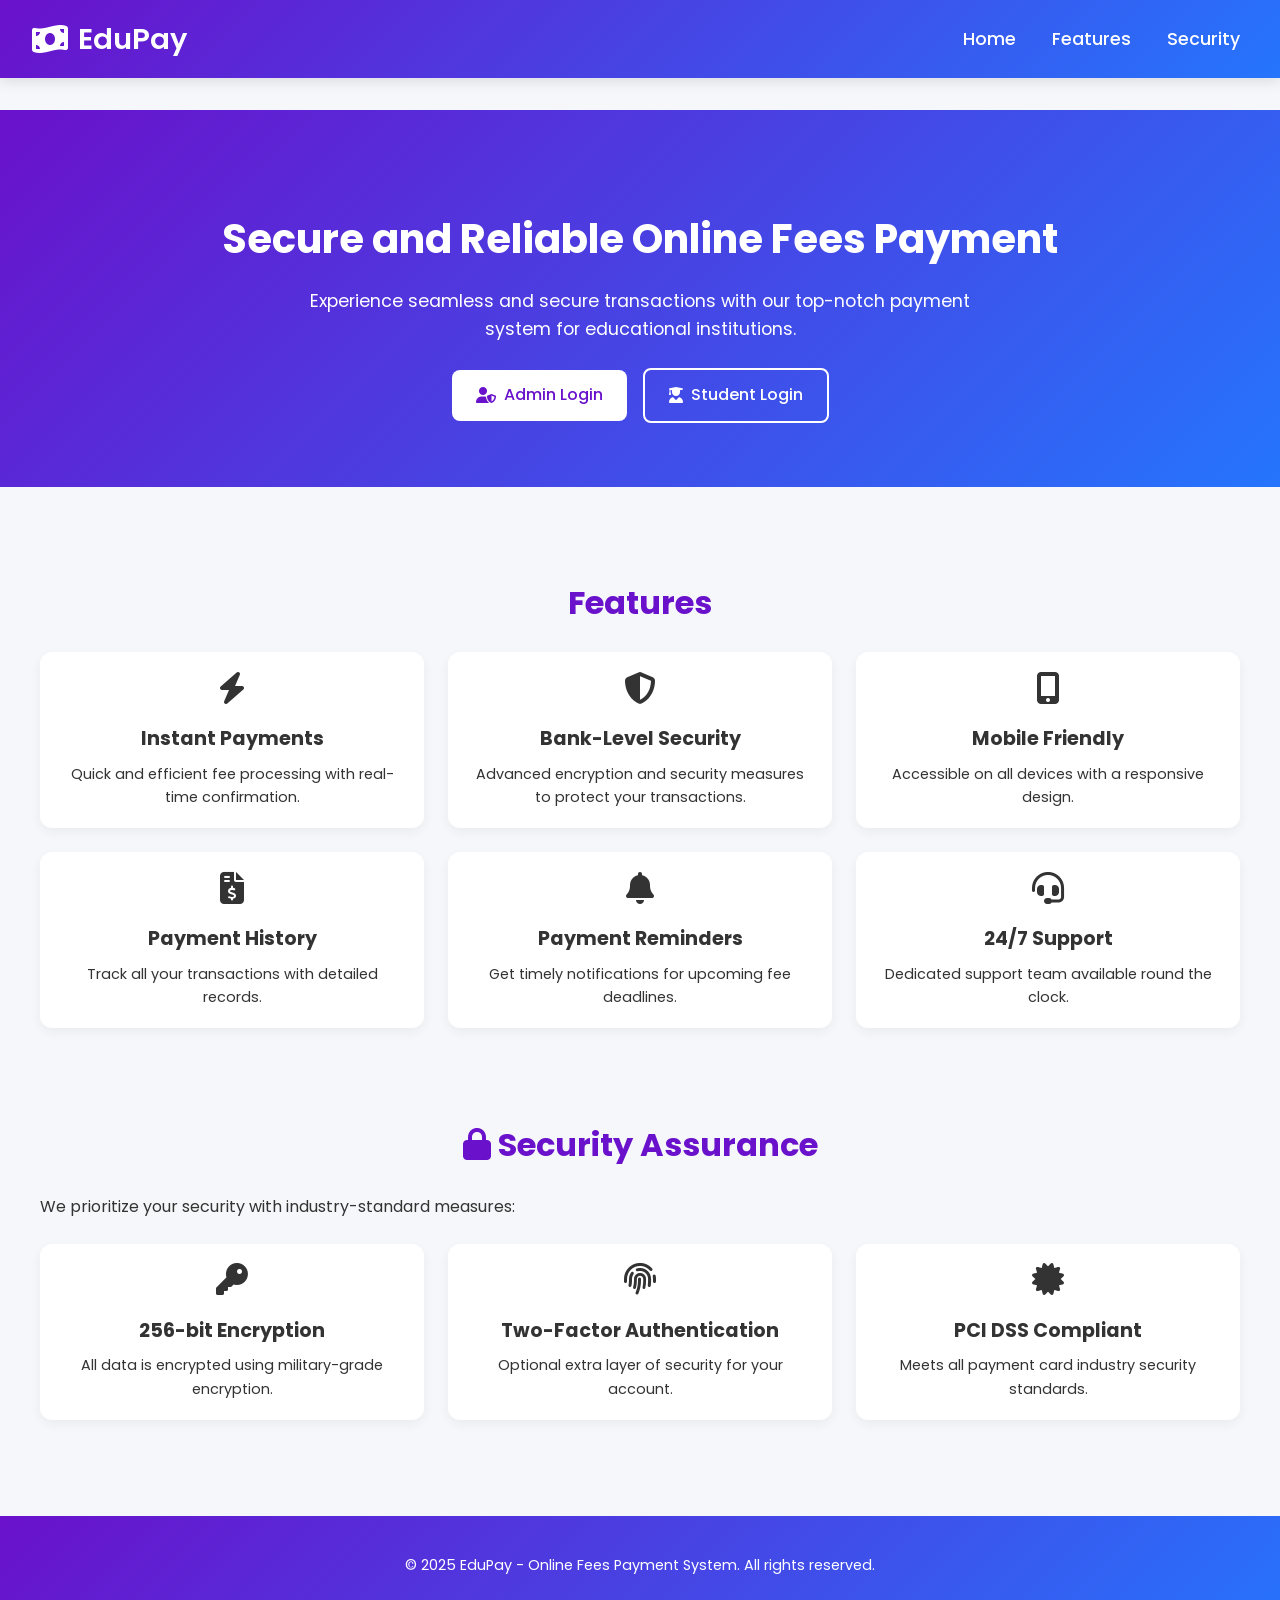
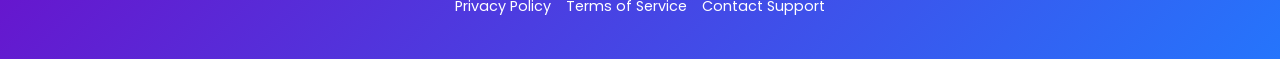
<file: src/main/resources/templates/index.html>
<!DOCTYPE html>
<html lang="en" xmlns:th="http://www.thymeleaf.org">
<head>
    <meta charset="UTF-8"/>
    <meta name="viewport" content="width=device-width, initial-scale=1.0">
    <link href="https://fonts.googleapis.com/css2?family=Poppins:wght@300;400;500;600;700&display=swap" rel="stylesheet">
    <link rel="stylesheet" href="https://cdnjs.cloudflare.com/ajax/libs/font-awesome/6.4.0/css/all.min.css">
    <style>
        :root {
            --primary: #6a11cb;
            --secondary: #2575fc;
            --accent: #ff4757;
            --light: #f8f9fa;
            --dark: #343a40;
            --success: #28a745;
            --warning: #ffc107;
            --info: #17a2b8;
        }
        
        body {
            font-family: 'Poppins', sans-serif;
            background-color: #f5f7fa;
            margin: 0;
            padding: 0;
            color: #333;
            line-height: 1.6;
        }

        .header {
            background: linear-gradient(135deg, var(--primary), var(--secondary));
            color: white;
            padding: 1rem;
            display: flex;
            flex-direction: column;
            align-items: center;
            box-shadow: 0 4px 12px rgba(0, 0, 0, 0.1);
            position: sticky;
            top: 0;
            z-index: 100;
        }

        .logo {
            display: flex;
            align-items: center;
            gap: 10px;
            font-size: 1.5rem;
            font-weight: 600;
            color: white;
            text-decoration: none;
        }

        .logo i {
            font-size: 1.7rem;
        }

        .navigation {
            display: flex;
            gap: 15px;
            margin-top: 1rem;
            flex-wrap: wrap;
            justify-content: center;
        }

        .navigation a {
            color: white;
            text-decoration: none;
            font-weight: 500;
            font-size: 1rem;
            transition: all 0.3s ease;
            padding: 0.5rem;
        }

        .hero {
            text-align: center;
            padding: 3rem 1rem;
            background: linear-gradient(135deg, var(--primary), var(--secondary));
            color: white;
            margin-bottom: 2rem;
        }

        .hero h1 {
            font-size: 1.8rem;
            margin-bottom: 1rem;
        }

        .hero p {
            font-size: 1rem;
            max-width: 100%;
            margin: 0 auto 1.5rem;
            padding: 0 1rem;
        }

        .btn-container {
            display: flex;
            flex-direction: column;
            gap: 1rem;
            align-items: center;
        }

        .btn {
            display: inline-flex;
            align-items: center;
            justify-content: center;
            gap: 8px;
            padding: 0.8rem 1.2rem;
            border-radius: 8px;
            text-decoration: none;
            font-weight: 500;
            transition: all 0.3s ease;
            cursor: pointer;
            width: 80%;
            max-width: 250px;
            box-sizing: border-box;
        }

        .btn-primary {
            background-color: white;
            color: var(--primary);
            border: none;
        }

        .btn-secondary {
            background-color: transparent;
            color: white;
            border: 2px solid white;
        }

        .container {
            max-width: 1200px;
            margin: 0 auto;
            padding: 0 1rem;
        }

        section {
            padding: 2rem 0;
        }

        h2 {
            color: var(--primary);
            font-size: 1.5rem;
            text-align: center;
            margin-bottom: 1.5rem;
        }

        /* Login Forms */
        #login-form {
            max-width: 100%;
            margin: 0 auto;
            padding: 1.5rem;
            background-color: white;
            border-radius: 12px;
            box-shadow: 0 4px 12px rgba(0, 0, 0, 0.05);
            margin-bottom: 2rem;
        }

        .form-group {
            margin-bottom: 1.2rem;
        }

        label {
            display: block;
            margin-bottom: 0.5rem;
            font-weight: 500;
            color: var(--dark);
        }

        input[type="text"],
        input[type="email"],
        input[type="password"] {
            width: 100%;
            padding: 0.8rem;
            border: 1px solid #ddd;
            border-radius: 8px;
            font-size: 1rem;
            transition: all 0.3s ease;
            box-sizing: border-box;
        }

        .password-container {
            position: relative;
        }

        .password-container i {
            position: absolute;
            right: 10px;
            top: 50%;
            transform: translateY(-50%);
            cursor: pointer;
            color: #666;
        }

        button[type="submit"] {
            width: 100%;
            padding: 0.8rem;
            background: linear-gradient(135deg, var(--primary), var(--secondary));
            color: white;
            border: none;
            border-radius: 8px;
            font-size: 1rem;
            font-weight: 500;
            cursor: pointer;
            transition: all 0.3s ease;
        }

        .error-message {
            color: var(--accent);
            font-size: 0.8rem;
            margin-top: 0.5rem;
            display: block;
        }

        .toggle-form {
            text-align: center;
            margin-top: 1rem;
            font-size: 0.9rem;
        }

        /* Features Section */
        .feature-list {
            display: grid;
            grid-template-columns: 1fr;
            gap: 1.5rem;
            margin-top: 1.5rem;
        }

        .feature-item {
            background-color: white;
            border-radius: 12px;
            padding: 1.2rem;
            box-shadow: 0 4px 12px rgba(0, 0, 0, 0.05);
            transition: transform 0.3s ease, box-shadow 0.3s ease;
            text-align: center;
        }

        .feature-item i {
            font-size: 2rem;
            margin-bottom: 0.8rem;
        }

        .feature-item h3 {
            font-size: 1.2rem;
            margin: 0.5rem 0;
        }

        .feature-item p {
            font-size: 0.9rem;
            margin: 0;
        }

        /* Footer */
        footer {
            background: linear-gradient(135deg, var(--primary), var(--secondary));
            color: white;
            padding: 1.5rem;
            text-align: center;
            margin-top: 2rem;
        }

        footer p {
            margin-bottom: 1rem;
            font-size: 0.9rem;
        }

        footer nav ul {
            list-style: none;
            padding: 0;
            display: flex;
            flex-wrap: wrap;
            justify-content: center;
            gap: 15px;
        }

        footer nav a {
            color: white;
            text-decoration: none;
            font-size: 0.9rem;
        }

        /* Media Queries for Larger Screens */
        @media (min-width: 600px) {
            .header {
                flex-direction: row;
                justify-content: space-between;
                padding: 1rem 2rem;
            }
            
            .navigation {
                margin-top: 0;
                gap: 20px;
            }
            
            .navigation a {
                font-size: 1.1rem;
            }
            
            .logo {
                font-size: 1.8rem;
            }
            
            .logo i {
                font-size: 2rem;
            }
            
            .hero {
                padding: 4rem 2rem;
            }
            
            .hero h1 {
                font-size: 2.2rem;
            }
            
            .hero p {
                font-size: 1.1rem;
                max-width: 700px;
            }
            
            .btn-container {
                flex-direction: row;
                justify-content: center;
            }
            
            .btn {
                width: auto;
                padding: 0.8rem 1.5rem;
            }
            
            #login-form {
                max-width: 500px;
                padding: 2rem;
            }
            
            .feature-list {
                grid-template-columns: repeat(2, 1fr);
            }
        }

        @media (min-width: 900px) {
            .feature-list {
                grid-template-columns: repeat(3, 1fr);
            }
            
            .hero h1 {
                font-size: 2.5rem;
            }
            
            h2 {
                font-size: 2rem;
            }
        }

        /* Animation for buttons and interactive elements */
        @media (hover: hover) {
            .btn:hover, button[type="submit"]:hover {
                transform: translateY(-2px);
                box-shadow: 0 4px 8px rgba(0, 0, 0, 0.1);
            }
            
            .btn-primary:hover {
                background-color: rgba(255, 255, 255, 0.9);
            }
            
            .btn-secondary:hover {
                background-color: rgba(255, 255, 255, 0.1);
            }
            
            .feature-item:hover {
                transform: translateY(-5px);
                box-shadow: 0 8px 20px rgba(0, 0, 0, 0.1);
            }
            
            .navigation a:hover {
                color: rgba(255, 255, 255, 0.8);
            }
            
            footer nav a:hover {
                text-decoration: underline;
            }
        }
    </style>
    <script>
        // All JavaScript functions remain exactly the same as in your original code
        function showLoginForm(userType) {
            var loginForm = document.getElementById("login-form");
            var adminForm = document.getElementById("admin-form");
            var userForm = document.getElementById("user-form");
            var signUpForm = document.getElementById("sign-up-form");

            loginForm.style.display = "block";
            adminForm.style.display = "none";
            userForm.style.display = "none";
            signUpForm.style.display = "none";

            if (userType === "admin") {
                adminForm.style.display = "block";
            } else if (userType === "user") {
                userForm.style.display = "block";
            } else if (userType === "signUp") {
                signUpForm.style.display = "block";
            }
        }

        function validateAdminLoginForm() {
            var username = document.getElementById("admin-username").value.trim();
            var password = document.getElementById("admin-password").value.trim();
            var isValid = true;

            document.getElementById("admin-email-error").textContent = "";
            document.getElementById("admin-password-error").textContent = "";

            if (username === "") {
                document.getElementById("admin-email-error").textContent = "Please enter your username.";
                isValid = false;
            }

            if (password === "") {
                document.getElementById("admin-password-error").textContent = "Please enter your password.";
                isValid = false;
            }
            
            if (isValid) {
                if (username !== "admin" || password !== "pass123") {
                    document.getElementById("admin-password-error").textContent = "Invalid username or password.";
                    isValid = false;
                }
            }

            return isValid;
        }

        function validateStudentLoginForm(event) {
            event.preventDefault();
            var email = document.getElementById("email").value.trim();
            var password = document.getElementById("password").value.trim();
            var isValid = true;

            document.getElementById("user-email-error").textContent = "";
            document.getElementById("user-password-error").textContent = "";

            if (email === "") {
                document.getElementById("user-email-error").textContent = "Please enter your email.";
                isValid = false;
            }

            if (password === "") {
                document.getElementById("user-password-error").textContent = "Please enter your password.";
                isValid = false;
            }

            if (isValid) {
                fetch("/studentlogin", {
                    method: "POST",
                    headers: {
                        "Content-Type": "application/json",
                    },
                    body: JSON.stringify({ email, password }),
                })
                .then(response => {
                    if (response.ok) {
                        return response.json();
                    } else {
                        throw new Error("Invalid email or password.");
                    }
                })
                .then(data => {
                    window.location.href = data.redirectUrl;
                })
                .catch(error => {
                    console.error("Error:", error);
                    document.getElementById("user-password-error").textContent = "Invalid email or password.";
                });
            }

            return false;
        }

        function validateStudentSignUpForm(event) {
            event.preventDefault();
            var username = document.getElementById("signup-username").value.trim();
            var email = document.getElementById("signup-email").value.trim();
            var password = document.getElementById("signup-password").value.trim();
            var isValid = true;

            document.getElementById("signup-username-error").textContent = "";
            document.getElementById("signup-email-error").textContent = "";
            document.getElementById("signup-password-error").textContent = "";

            if (username === "") {
                document.getElementById("signup-username-error").textContent = "Please enter your name.";
                isValid = false;
            }

            if (email === "") {
                document.getElementById("signup-email-error").textContent = "Please enter your email.";
                isValid = false;
            } else if (!validateEmail(email)) {
                document.getElementById("signup-email-error").textContent = "Please enter a valid email address.";
                isValid = false;
            }

            if (password === "") {
                document.getElementById("signup-password-error").textContent = "Please enter your password.";
                isValid = false;
            } else if (password.length < 8) {
                document.getElementById("signup-password-error").textContent = "Password must be at least 8 characters long.";
                isValid = false;
            } else if (!validatePassword(password)) {
                document.getElementById("signup-password-error").textContent = "Password must include at least one uppercase letter, one lowercase letter, one number, and one special character.";
                isValid = false;
            }

            if (isValid) {
                fetch("/studentsignup", {
                    method: "POST",
                    headers: {
                        "Content-Type": "application/json",
                    },
                    body: JSON.stringify({ username, email, password }),
                })
                .then(response => {
                    if (response.ok) {
                        return response.json();
                    } else {
                        throw new Error("Sign up failed. Please try again.");
                    }
                })
                .then(data => {
                    alert(data.message || "Sign up successful! Please login.");
                    clearSignUpForm();
                    showLoginForm("user");
                })
                .catch(error => {
                    console.error("Error:", error);
                    document.getElementById("signup-password-error").textContent = "Sign up failed. Please try again.";
                });
            }

            return false;
        }

        function validateEmail(email) {
            const emailRegex = /^[^\s@]+@[^\s@]+\.[^\s@]+$/;
            return emailRegex.test(email);
        }

        function validatePassword(password) {
            const passwordRegex = /^(?=.*[a-z])(?=.*[A-Z])(?=.*\d)(?=.*[@$!%*?&])[A-Za-z\d@$!%*?&]{8,}$/;
            return passwordRegex.test(password);
        }

        function clearSignUpForm() {
            document.getElementById("signup-username").value = "";
            document.getElementById("signup-email").value = "";
            document.getElementById("signup-password").value = "";
        }

        function scrollToSection(sectionId) {
            var section = document.getElementById(sectionId);
            if (section) {
                var headerHeight = document.querySelector("header").offsetHeight;
                var sectionPosition = section.offsetTop - headerHeight;
                window.scrollTo({
                    top: sectionPosition,
                    behavior: "smooth"
                });
            }
        }

        function scrollToTop() {
            window.scrollTo({
                top: 0,
                behavior: "smooth"
            });
        }

        function togglePasswordVisibility(inputId, iconId) {
            const passwordInput = document.getElementById(inputId);
            const eyeIcon = document.getElementById(iconId);

            if (passwordInput.type === "password") {
                passwordInput.type = "text";
                eyeIcon.classList.remove("fa-eye");
                eyeIcon.classList.add("fa-eye-slash");
            } else {
                passwordInput.type = "password";
                eyeIcon.classList.remove("fa-eye-slash");
                eyeIcon.classList.add("fa-eye");
            }
        }
    </script>
    <title>Online Fees Payment System</title>
</head>
<body>
    <header class="header">
        <a href="#" class="logo" onclick="scrollToTop()">
            <i class="fas fa-money-bill-wave"></i>
            <span>EduPay</span>
        </a>
        <nav class="navigation">
            <a href="#" onclick="scrollToTop()">Home</a>
            <a href="#features">Features</a>
            <a href="#security">Security</a>         
        </nav>
    </header>
    
    <section id="home">
        <div class="hero">
            <h1>Secure and Reliable Online Fees Payment</h1>
            <p>Experience seamless and secure transactions with our top-notch payment system for educational institutions.</p>
            <div class="btn-container">
                <a href="#Admin" onclick="showLoginForm('admin'); scrollToSection('login-form');" class="btn btn-primary">
                    <i class="fas fa-user-shield"></i> Admin Login
                </a>
                <a href="#Student" onclick="showLoginForm('user'); scrollToSection('login-form');" class="btn btn-secondary">
                    <i class="fas fa-user-graduate"></i> Student Login
                </a>
            </div>
        </div>
    
        <div class="container">
            <div id="login-form" style="display: none;">
                <!-- Admin Login Form -->
                <div id="admin-form" style="display: none;">
                    <h2><i class="fas fa-user-shield"></i> Admin Login</h2>
                    <form action="/adminlogin" method="post" onsubmit="return validateAdminLoginForm()">
                        <div class="form-group">
                            <label for="admin-username">Username:</label>
                            <input type="text" id="admin-username" name="username" placeholder="Enter admin username">
                            <span id="admin-email-error" class="error-message"></span>
                        </div>
                        
                        <div class="form-group">
                            <label for="admin-password">Password:</label>
                            <div class="password-container">
                                <input type="password" id="admin-password" name="password" placeholder="Enter password">
                                <i id="admin-eye-icon" class="fas fa-eye" onclick="togglePasswordVisibility('admin-password', 'admin-eye-icon')"></i>
                            </div>
                            <span id="admin-password-error" class="error-message"></span>
                        </div>
                        
                        <button type="submit">Login</button>
                    </form>
                </div>

                <!-- Student Login Form -->
                <div id="user-form" style="display: none;">
                    <h2><i class="fas fa-user-graduate"></i> Student Login</h2>
                    <form onsubmit="return validateStudentLoginForm(event)">
                        <div class="form-group">
                            <label for="email">Email:</label>
                            <input type="email" id="email" name="email" placeholder="Enter student email">
                            <span id="user-email-error" class="error-message"></span>
                        </div>
                        
                        <div class="form-group">
                            <label for="password">Password:</label>
                            <div class="password-container">
                                <input type="password" id="password" name="password" placeholder="Enter password">
                                <i id="user-eye-icon" class="fas fa-eye" onclick="togglePasswordVisibility('password', 'user-eye-icon')"></i>
                            </div>
                            <span id="user-password-error" class="error-message"></span>
                        </div>
                        
                        <button type="submit">Login</button>
                    </form>
                    <div class="toggle-form">
                        Don't have an account? <a href="#SignUp" onclick="showLoginForm('signUp')">Sign up here</a>
                    </div>
                </div>

                <!-- Student Sign Up Form -->
                <div id="sign-up-form" style="display: none;">
                    <h2><i class="fas fa-user-plus"></i> Student Sign Up</h2>
                    <form onsubmit="return validateStudentSignUpForm(event)" autocomplete="off">
                        <div class="form-group">
                            <label for="signup-username">Full Name:</label>
                            <input type="text" id="signup-username" name="username" placeholder="Enter your full name">
                            <span id="signup-username-error" class="error-message"></span>
                        </div>
                        
                        <div class="form-group">
                            <label for="signup-email">Email:</label>
                            <input type="email" id="signup-email" name="email" placeholder="Enter your email">
                            <span id="signup-email-error" class="error-message"></span>
                        </div>
                        
                        <div class="form-group">
                            <label for="signup-password">Password:</label>
                            <div class="password-container">
                                <input type="password" id="signup-password" name="password" placeholder="Create password (min 8 chars)">
                                <i id="signup-eye-icon" class="fas fa-eye" onclick="togglePasswordVisibility('signup-password', 'signup-eye-icon')"></i>
                            </div>
                            <span id="signup-password-error" class="error-message"></span>
                        </div>
                        
                        <button type="submit">Create Account</button>
                    </form>
                    <div class="toggle-form">
                        Already have an account? <a href="#Student" onclick="showLoginForm('user')">Login here</a>
                    </div>
                </div>
            </div>

            <section id="features">
                <h2>Features</h2>
                <div class="feature-list">
                    <div class="feature-item">
                        <i class="fas fa-bolt"></i>
                        <h3>Instant Payments</h3>
                        <p>Quick and efficient fee processing with real-time confirmation.</p>
                    </div>
                    <div class="feature-item">
                        <i class="fas fa-shield-alt"></i>
                        <h3>Bank-Level Security</h3>
                        <p>Advanced encryption and security measures to protect your transactions.</p>
                    </div>
                    <div class="feature-item">
                        <i class="fas fa-mobile-alt"></i>
                        <h3>Mobile Friendly</h3>
                        <p>Accessible on all devices with a responsive design.</p>
                    </div>
                    <div class="feature-item">
                        <i class="fas fa-file-invoice-dollar"></i>
                        <h3>Payment History</h3>
                        <p>Track all your transactions with detailed records.</p>
                    </div>
                    <div class="feature-item">
                        <i class="fas fa-bell"></i>
                        <h3>Payment Reminders</h3>
                        <p>Get timely notifications for upcoming fee deadlines.</p>
                    </div>
                    <div class="feature-item">
                        <i class="fas fa-headset"></i>
                        <h3>24/7 Support</h3>
                        <p>Dedicated support team available round the clock.</p>
                    </div>
                </div>
            </section>

            <section id="security">
                <h2><i class="fas fa-lock"></i> Security Assurance</h2>
                <p>We prioritize your security with industry-standard measures:</p>
                <div class="feature-list">
                    <div class="feature-item">
                        <i class="fas fa-key"></i>
                        <h3>256-bit Encryption</h3>
                        <p>All data is encrypted using military-grade encryption.</p>
                    </div>
                    <div class="feature-item">
                        <i class="fas fa-fingerprint"></i>
                        <h3>Two-Factor Authentication</h3>
                        <p>Optional extra layer of security for your account.</p>
                    </div>
                    <div class="feature-item">
                        <i class="fas fa-certificate"></i>
                        <h3>PCI DSS Compliant</h3>
                        <p>Meets all payment card industry security standards.</p>
                    </div>
                </div>
            </section>
        </div>
    </section>

    <footer>
        <p>© 2025 EduPay - Online Fees Payment System. All rights reserved.</p>
        <nav>
            <ul>
                <li><a href="#privacy">Privacy Policy</a></li>
                <li><a href="#terms">Terms of Service</a></li>
                <li><a href="mailto:support@edupay.com">Contact Support</a></li>
            </ul>
        </nav>
    </footer>
</body>
</html>
</file>
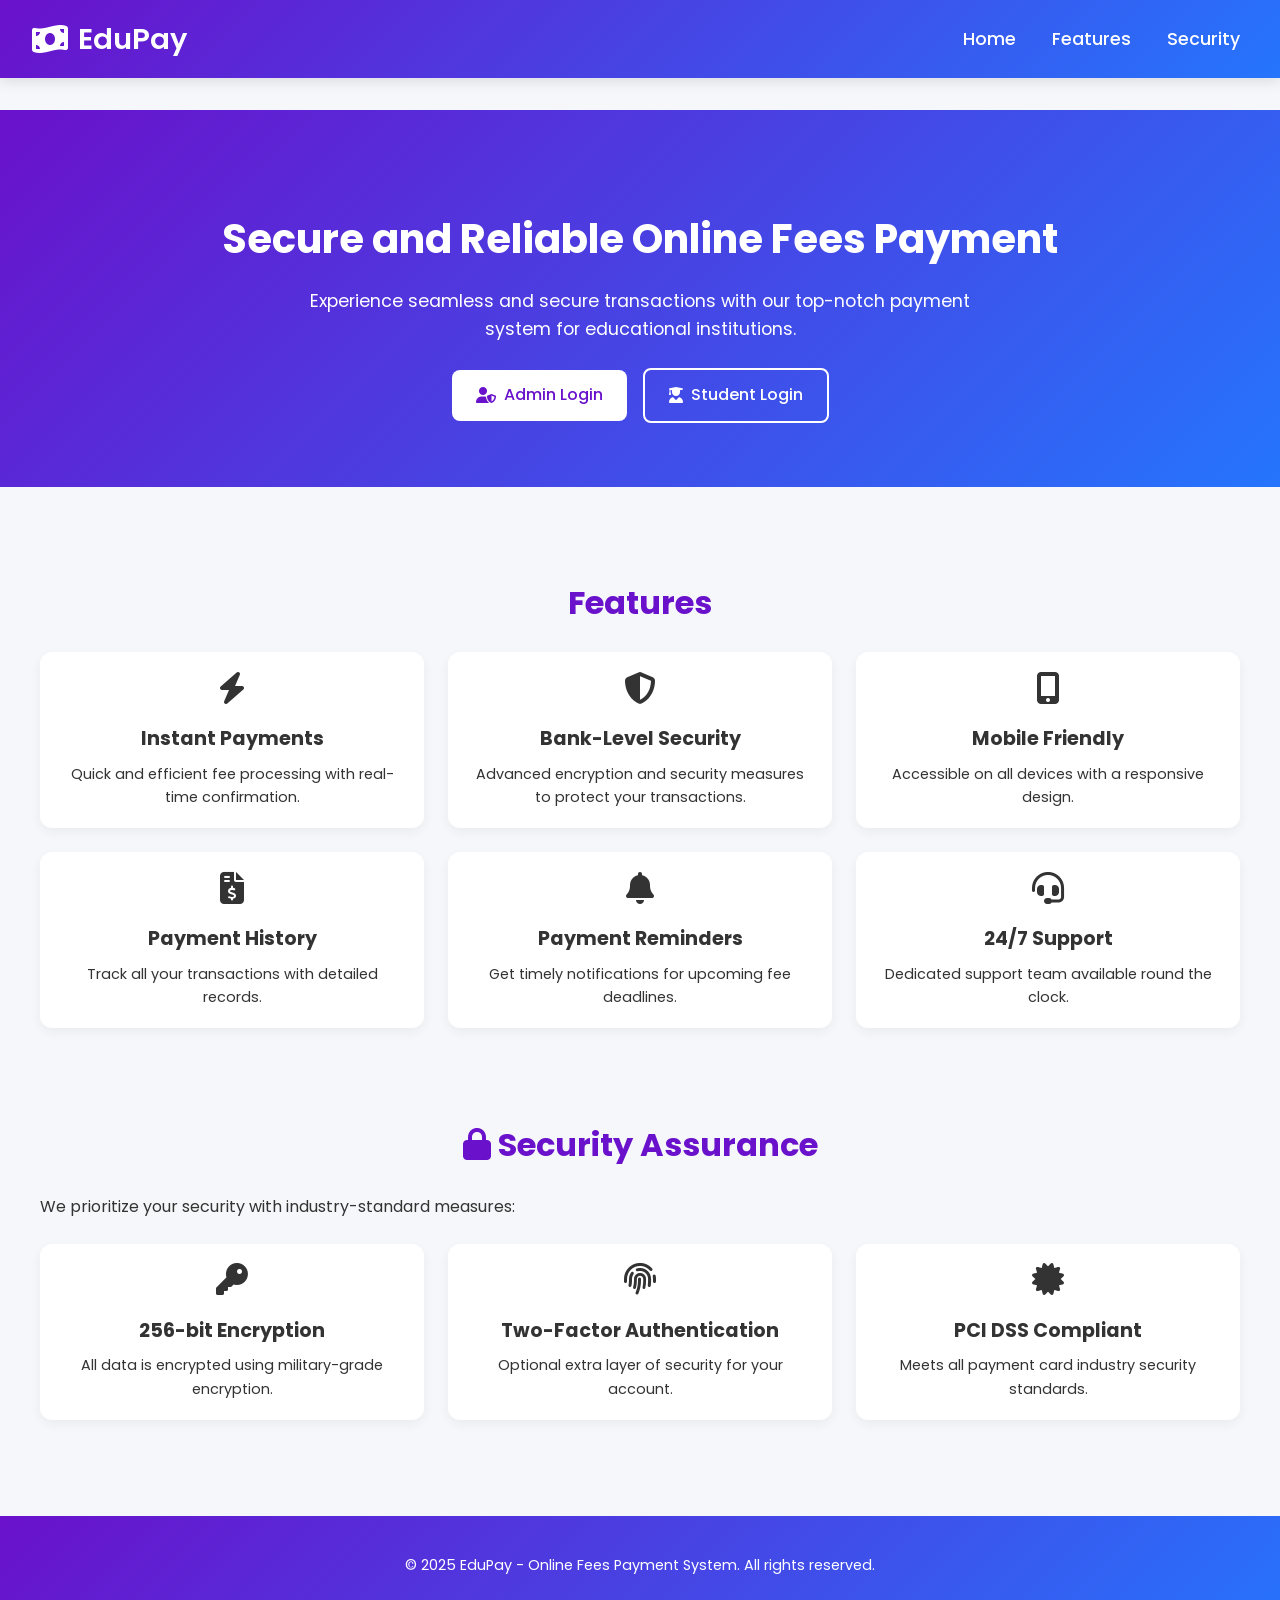
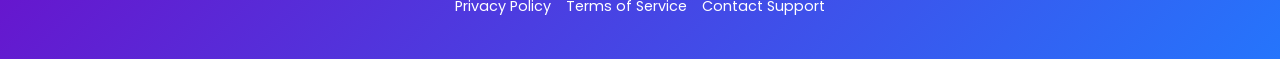
<file: bin/src/main/resources/templates/index.html>
<!DOCTYPE html>
<html lang="en" xmlns:th="http://www.thymeleaf.org">
<head>
    <meta charset="UTF-8"/>
    <meta name="viewport" content="width=device-width, initial-scale=1.0">
    <link href="https://fonts.googleapis.com/css2?family=Poppins:wght@300;400;500;600;700&display=swap" rel="stylesheet">
    <link rel="stylesheet" href="https://cdnjs.cloudflare.com/ajax/libs/font-awesome/6.4.0/css/all.min.css">
    <style>
        :root {
            --primary: #6a11cb;
            --secondary: #2575fc;
            --accent: #ff4757;
            --light: #f8f9fa;
            --dark: #343a40;
            --success: #28a745;
            --warning: #ffc107;
            --info: #17a2b8;
        }
        
        body {
            font-family: 'Poppins', sans-serif;
            background-color: #f5f7fa;
            margin: 0;
            padding: 0;
            color: #333;
            line-height: 1.6;
        }

        .header {
            background: linear-gradient(135deg, var(--primary), var(--secondary));
            color: white;
            padding: 1rem;
            display: flex;
            flex-direction: column;
            align-items: center;
            box-shadow: 0 4px 12px rgba(0, 0, 0, 0.1);
            position: sticky;
            top: 0;
            z-index: 100;
        }

        .logo {
            display: flex;
            align-items: center;
            gap: 10px;
            font-size: 1.5rem;
            font-weight: 600;
            color: white;
            text-decoration: none;
        }

        .logo i {
            font-size: 1.7rem;
        }

        .navigation {
            display: flex;
            gap: 15px;
            margin-top: 1rem;
            flex-wrap: wrap;
            justify-content: center;
        }

        .navigation a {
            color: white;
            text-decoration: none;
            font-weight: 500;
            font-size: 1rem;
            transition: all 0.3s ease;
            padding: 0.5rem;
        }

        .hero {
            text-align: center;
            padding: 3rem 1rem;
            background: linear-gradient(135deg, var(--primary), var(--secondary));
            color: white;
            margin-bottom: 2rem;
        }

        .hero h1 {
            font-size: 1.8rem;
            margin-bottom: 1rem;
        }

        .hero p {
            font-size: 1rem;
            max-width: 100%;
            margin: 0 auto 1.5rem;
            padding: 0 1rem;
        }

        .btn-container {
            display: flex;
            flex-direction: column;
            gap: 1rem;
            align-items: center;
        }

        .btn {
            display: inline-flex;
            align-items: center;
            justify-content: center;
            gap: 8px;
            padding: 0.8rem 1.2rem;
            border-radius: 8px;
            text-decoration: none;
            font-weight: 500;
            transition: all 0.3s ease;
            cursor: pointer;
            width: 80%;
            max-width: 250px;
            box-sizing: border-box;
        }

        .btn-primary {
            background-color: white;
            color: var(--primary);
            border: none;
        }

        .btn-secondary {
            background-color: transparent;
            color: white;
            border: 2px solid white;
        }

        .container {
            max-width: 1200px;
            margin: 0 auto;
            padding: 0 1rem;
        }

        section {
            padding: 2rem 0;
        }

        h2 {
            color: var(--primary);
            font-size: 1.5rem;
            text-align: center;
            margin-bottom: 1.5rem;
        }

        /* Login Forms */
        #login-form {
            max-width: 100%;
            margin: 0 auto;
            padding: 1.5rem;
            background-color: white;
            border-radius: 12px;
            box-shadow: 0 4px 12px rgba(0, 0, 0, 0.05);
            margin-bottom: 2rem;
        }

        .form-group {
            margin-bottom: 1.2rem;
        }

        label {
            display: block;
            margin-bottom: 0.5rem;
            font-weight: 500;
            color: var(--dark);
        }

        input[type="text"],
        input[type="email"],
        input[type="password"] {
            width: 100%;
            padding: 0.8rem;
            border: 1px solid #ddd;
            border-radius: 8px;
            font-size: 1rem;
            transition: all 0.3s ease;
            box-sizing: border-box;
        }

        .password-container {
            position: relative;
        }

        .password-container i {
            position: absolute;
            right: 10px;
            top: 50%;
            transform: translateY(-50%);
            cursor: pointer;
            color: #666;
        }

        button[type="submit"] {
            width: 100%;
            padding: 0.8rem;
            background: linear-gradient(135deg, var(--primary), var(--secondary));
            color: white;
            border: none;
            border-radius: 8px;
            font-size: 1rem;
            font-weight: 500;
            cursor: pointer;
            transition: all 0.3s ease;
        }

        .error-message {
            color: var(--accent);
            font-size: 0.8rem;
            margin-top: 0.5rem;
            display: block;
        }

        .toggle-form {
            text-align: center;
            margin-top: 1rem;
            font-size: 0.9rem;
        }

        /* Features Section */
        .feature-list {
            display: grid;
            grid-template-columns: 1fr;
            gap: 1.5rem;
            margin-top: 1.5rem;
        }

        .feature-item {
            background-color: white;
            border-radius: 12px;
            padding: 1.2rem;
            box-shadow: 0 4px 12px rgba(0, 0, 0, 0.05);
            transition: transform 0.3s ease, box-shadow 0.3s ease;
            text-align: center;
        }

        .feature-item i {
            font-size: 2rem;
            margin-bottom: 0.8rem;
        }

        .feature-item h3 {
            font-size: 1.2rem;
            margin: 0.5rem 0;
        }

        .feature-item p {
            font-size: 0.9rem;
            margin: 0;
        }

        /* Footer */
        footer {
            background: linear-gradient(135deg, var(--primary), var(--secondary));
            color: white;
            padding: 1.5rem;
            text-align: center;
            margin-top: 2rem;
        }

        footer p {
            margin-bottom: 1rem;
            font-size: 0.9rem;
        }

        footer nav ul {
            list-style: none;
            padding: 0;
            display: flex;
            flex-wrap: wrap;
            justify-content: center;
            gap: 15px;
        }

        footer nav a {
            color: white;
            text-decoration: none;
            font-size: 0.9rem;
        }

        /* Media Queries for Larger Screens */
        @media (min-width: 600px) {
            .header {
                flex-direction: row;
                justify-content: space-between;
                padding: 1rem 2rem;
            }
            
            .navigation {
                margin-top: 0;
                gap: 20px;
            }
            
            .navigation a {
                font-size: 1.1rem;
            }
            
            .logo {
                font-size: 1.8rem;
            }
            
            .logo i {
                font-size: 2rem;
            }
            
            .hero {
                padding: 4rem 2rem;
            }
            
            .hero h1 {
                font-size: 2.2rem;
            }
            
            .hero p {
                font-size: 1.1rem;
                max-width: 700px;
            }
            
            .btn-container {
                flex-direction: row;
                justify-content: center;
            }
            
            .btn {
                width: auto;
                padding: 0.8rem 1.5rem;
            }
            
            #login-form {
                max-width: 500px;
                padding: 2rem;
            }
            
            .feature-list {
                grid-template-columns: repeat(2, 1fr);
            }
        }

        @media (min-width: 900px) {
            .feature-list {
                grid-template-columns: repeat(3, 1fr);
            }
            
            .hero h1 {
                font-size: 2.5rem;
            }
            
            h2 {
                font-size: 2rem;
            }
        }

        /* Animation for buttons and interactive elements */
        @media (hover: hover) {
            .btn:hover, button[type="submit"]:hover {
                transform: translateY(-2px);
                box-shadow: 0 4px 8px rgba(0, 0, 0, 0.1);
            }
            
            .btn-primary:hover {
                background-color: rgba(255, 255, 255, 0.9);
            }
            
            .btn-secondary:hover {
                background-color: rgba(255, 255, 255, 0.1);
            }
            
            .feature-item:hover {
                transform: translateY(-5px);
                box-shadow: 0 8px 20px rgba(0, 0, 0, 0.1);
            }
            
            .navigation a:hover {
                color: rgba(255, 255, 255, 0.8);
            }
            
            footer nav a:hover {
                text-decoration: underline;
            }
        }
    </style>
    <script>
        // All JavaScript functions remain exactly the same as in your original code
        function showLoginForm(userType) {
            var loginForm = document.getElementById("login-form");
            var adminForm = document.getElementById("admin-form");
            var userForm = document.getElementById("user-form");
            var signUpForm = document.getElementById("sign-up-form");

            loginForm.style.display = "block";
            adminForm.style.display = "none";
            userForm.style.display = "none";
            signUpForm.style.display = "none";

            if (userType === "admin") {
                adminForm.style.display = "block";
            } else if (userType === "user") {
                userForm.style.display = "block";
            } else if (userType === "signUp") {
                signUpForm.style.display = "block";
            }
        }

        function validateAdminLoginForm() {
            var username = document.getElementById("admin-username").value.trim();
            var password = document.getElementById("admin-password").value.trim();
            var isValid = true;

            document.getElementById("admin-email-error").textContent = "";
            document.getElementById("admin-password-error").textContent = "";

            if (username === "") {
                document.getElementById("admin-email-error").textContent = "Please enter your username.";
                isValid = false;
            }

            if (password === "") {
                document.getElementById("admin-password-error").textContent = "Please enter your password.";
                isValid = false;
            }
            
            if (isValid) {
                if (username !== "admin" || password !== "pass123") {
                    document.getElementById("admin-password-error").textContent = "Invalid username or password.";
                    isValid = false;
                }
            }

            return isValid;
        }

        function validateStudentLoginForm(event) {
            event.preventDefault();
            var email = document.getElementById("email").value.trim();
            var password = document.getElementById("password").value.trim();
            var isValid = true;

            document.getElementById("user-email-error").textContent = "";
            document.getElementById("user-password-error").textContent = "";

            if (email === "") {
                document.getElementById("user-email-error").textContent = "Please enter your email.";
                isValid = false;
            }

            if (password === "") {
                document.getElementById("user-password-error").textContent = "Please enter your password.";
                isValid = false;
            }

            if (isValid) {
                fetch("/studentlogin", {
                    method: "POST",
                    headers: {
                        "Content-Type": "application/json",
                    },
                    body: JSON.stringify({ email, password }),
                })
                .then(response => {
                    if (response.ok) {
                        return response.json();
                    } else {
                        throw new Error("Invalid email or password.");
                    }
                })
                .then(data => {
                    window.location.href = data.redirectUrl;
                })
                .catch(error => {
                    console.error("Error:", error);
                    document.getElementById("user-password-error").textContent = "Invalid email or password.";
                });
            }

            return false;
        }

        function validateStudentSignUpForm(event) {
            event.preventDefault();
            var username = document.getElementById("signup-username").value.trim();
            var email = document.getElementById("signup-email").value.trim();
            var password = document.getElementById("signup-password").value.trim();
            var isValid = true;

            document.getElementById("signup-username-error").textContent = "";
            document.getElementById("signup-email-error").textContent = "";
            document.getElementById("signup-password-error").textContent = "";

            if (username === "") {
                document.getElementById("signup-username-error").textContent = "Please enter your name.";
                isValid = false;
            }

            if (email === "") {
                document.getElementById("signup-email-error").textContent = "Please enter your email.";
                isValid = false;
            } else if (!validateEmail(email)) {
                document.getElementById("signup-email-error").textContent = "Please enter a valid email address.";
                isValid = false;
            }

            if (password === "") {
                document.getElementById("signup-password-error").textContent = "Please enter your password.";
                isValid = false;
            } else if (password.length < 8) {
                document.getElementById("signup-password-error").textContent = "Password must be at least 8 characters long.";
                isValid = false;
            } else if (!validatePassword(password)) {
                document.getElementById("signup-password-error").textContent = "Password must include at least one uppercase letter, one lowercase letter, one number, and one special character.";
                isValid = false;
            }

            if (isValid) {
                fetch("/studentsignup", {
                    method: "POST",
                    headers: {
                        "Content-Type": "application/json",
                    },
                    body: JSON.stringify({ username, email, password }),
                })
                .then(response => {
                    if (response.ok) {
                        return response.json();
                    } else {
                        throw new Error("Sign up failed. Please try again.");
                    }
                })
                .then(data => {
                    alert(data.message || "Sign up successful! Please login.");
                    clearSignUpForm();
                    showLoginForm("user");
                })
                .catch(error => {
                    console.error("Error:", error);
                    document.getElementById("signup-password-error").textContent = "Sign up failed. Please try again.";
                });
            }

            return false;
        }

        function validateEmail(email) {
            const emailRegex = /^[^\s@]+@[^\s@]+\.[^\s@]+$/;
            return emailRegex.test(email);
        }

        function validatePassword(password) {
            const passwordRegex = /^(?=.*[a-z])(?=.*[A-Z])(?=.*\d)(?=.*[@$!%*?&])[A-Za-z\d@$!%*?&]{8,}$/;
            return passwordRegex.test(password);
        }

        function clearSignUpForm() {
            document.getElementById("signup-username").value = "";
            document.getElementById("signup-email").value = "";
            document.getElementById("signup-password").value = "";
        }

        function scrollToSection(sectionId) {
            var section = document.getElementById(sectionId);
            if (section) {
                var headerHeight = document.querySelector("header").offsetHeight;
                var sectionPosition = section.offsetTop - headerHeight;
                window.scrollTo({
                    top: sectionPosition,
                    behavior: "smooth"
                });
            }
        }

        function scrollToTop() {
            window.scrollTo({
                top: 0,
                behavior: "smooth"
            });
        }

        function togglePasswordVisibility(inputId, iconId) {
            const passwordInput = document.getElementById(inputId);
            const eyeIcon = document.getElementById(iconId);

            if (passwordInput.type === "password") {
                passwordInput.type = "text";
                eyeIcon.classList.remove("fa-eye");
                eyeIcon.classList.add("fa-eye-slash");
            } else {
                passwordInput.type = "password";
                eyeIcon.classList.remove("fa-eye-slash");
                eyeIcon.classList.add("fa-eye");
            }
        }
    </script>
    <title>Online Fees Payment System</title>
</head>
<body>
    <header class="header">
        <a href="#" class="logo" onclick="scrollToTop()">
            <i class="fas fa-money-bill-wave"></i>
            <span>EduPay</span>
        </a>
        <nav class="navigation">
            <a href="#" onclick="scrollToTop()">Home</a>
            <a href="#features">Features</a>
            <a href="#security">Security</a>         
        </nav>
    </header>
    
    <section id="home">
        <div class="hero">
            <h1>Secure and Reliable Online Fees Payment</h1>
            <p>Experience seamless and secure transactions with our top-notch payment system for educational institutions.</p>
            <div class="btn-container">
                <a href="#Admin" onclick="showLoginForm('admin'); scrollToSection('login-form');" class="btn btn-primary">
                    <i class="fas fa-user-shield"></i> Admin Login
                </a>
                <a href="#Student" onclick="showLoginForm('user'); scrollToSection('login-form');" class="btn btn-secondary">
                    <i class="fas fa-user-graduate"></i> Student Login
                </a>
            </div>
        </div>
    
        <div class="container">
            <div id="login-form" style="display: none;">
                <!-- Admin Login Form -->
                <div id="admin-form" style="display: none;">
                    <h2><i class="fas fa-user-shield"></i> Admin Login</h2>
                    <form action="/adminlogin" method="post" onsubmit="return validateAdminLoginForm()">
                        <div class="form-group">
                            <label for="admin-username">Username:</label>
                            <input type="text" id="admin-username" name="username" placeholder="Enter admin username">
                            <span id="admin-email-error" class="error-message"></span>
                        </div>
                        
                        <div class="form-group">
                            <label for="admin-password">Password:</label>
                            <div class="password-container">
                                <input type="password" id="admin-password" name="password" placeholder="Enter password">
                                <i id="admin-eye-icon" class="fas fa-eye" onclick="togglePasswordVisibility('admin-password', 'admin-eye-icon')"></i>
                            </div>
                            <span id="admin-password-error" class="error-message"></span>
                        </div>
                        
                        <button type="submit">Login</button>
                    </form>
                </div>

                <!-- Student Login Form -->
                <div id="user-form" style="display: none;">
                    <h2><i class="fas fa-user-graduate"></i> Student Login</h2>
                    <form onsubmit="return validateStudentLoginForm(event)">
                        <div class="form-group">
                            <label for="email">Email:</label>
                            <input type="email" id="email" name="email" placeholder="Enter student email">
                            <span id="user-email-error" class="error-message"></span>
                        </div>
                        
                        <div class="form-group">
                            <label for="password">Password:</label>
                            <div class="password-container">
                                <input type="password" id="password" name="password" placeholder="Enter password">
                                <i id="user-eye-icon" class="fas fa-eye" onclick="togglePasswordVisibility('password', 'user-eye-icon')"></i>
                            </div>
                            <span id="user-password-error" class="error-message"></span>
                        </div>
                        
                        <button type="submit">Login</button>
                    </form>
                    <div class="toggle-form">
                        Don't have an account? <a href="#SignUp" onclick="showLoginForm('signUp')">Sign up here</a>
                    </div>
                </div>

                <!-- Student Sign Up Form -->
                <div id="sign-up-form" style="display: none;">
                    <h2><i class="fas fa-user-plus"></i> Student Sign Up</h2>
                    <form onsubmit="return validateStudentSignUpForm(event)" autocomplete="off">
                        <div class="form-group">
                            <label for="signup-username">Full Name:</label>
                            <input type="text" id="signup-username" name="username" placeholder="Enter your full name">
                            <span id="signup-username-error" class="error-message"></span>
                        </div>
                        
                        <div class="form-group">
                            <label for="signup-email">Email:</label>
                            <input type="email" id="signup-email" name="email" placeholder="Enter your email">
                            <span id="signup-email-error" class="error-message"></span>
                        </div>
                        
                        <div class="form-group">
                            <label for="signup-password">Password:</label>
                            <div class="password-container">
                                <input type="password" id="signup-password" name="password" placeholder="Create password (min 8 chars)">
                                <i id="signup-eye-icon" class="fas fa-eye" onclick="togglePasswordVisibility('signup-password', 'signup-eye-icon')"></i>
                            </div>
                            <span id="signup-password-error" class="error-message"></span>
                        </div>
                        
                        <button type="submit">Create Account</button>
                    </form>
                    <div class="toggle-form">
                        Already have an account? <a href="#Student" onclick="showLoginForm('user')">Login here</a>
                    </div>
                </div>
            </div>

            <section id="features">
                <h2>Features</h2>
                <div class="feature-list">
                    <div class="feature-item">
                        <i class="fas fa-bolt"></i>
                        <h3>Instant Payments</h3>
                        <p>Quick and efficient fee processing with real-time confirmation.</p>
                    </div>
                    <div class="feature-item">
                        <i class="fas fa-shield-alt"></i>
                        <h3>Bank-Level Security</h3>
                        <p>Advanced encryption and security measures to protect your transactions.</p>
                    </div>
                    <div class="feature-item">
                        <i class="fas fa-mobile-alt"></i>
                        <h3>Mobile Friendly</h3>
                        <p>Accessible on all devices with a responsive design.</p>
                    </div>
                    <div class="feature-item">
                        <i class="fas fa-file-invoice-dollar"></i>
                        <h3>Payment History</h3>
                        <p>Track all your transactions with detailed records.</p>
                    </div>
                    <div class="feature-item">
                        <i class="fas fa-bell"></i>
                        <h3>Payment Reminders</h3>
                        <p>Get timely notifications for upcoming fee deadlines.</p>
                    </div>
                    <div class="feature-item">
                        <i class="fas fa-headset"></i>
                        <h3>24/7 Support</h3>
                        <p>Dedicated support team available round the clock.</p>
                    </div>
                </div>
            </section>

            <section id="security">
                <h2><i class="fas fa-lock"></i> Security Assurance</h2>
                <p>We prioritize your security with industry-standard measures:</p>
                <div class="feature-list">
                    <div class="feature-item">
                        <i class="fas fa-key"></i>
                        <h3>256-bit Encryption</h3>
                        <p>All data is encrypted using military-grade encryption.</p>
                    </div>
                    <div class="feature-item">
                        <i class="fas fa-fingerprint"></i>
                        <h3>Two-Factor Authentication</h3>
                        <p>Optional extra layer of security for your account.</p>
                    </div>
                    <div class="feature-item">
                        <i class="fas fa-certificate"></i>
                        <h3>PCI DSS Compliant</h3>
                        <p>Meets all payment card industry security standards.</p>
                    </div>
                </div>
            </section>
        </div>
    </section>

    <footer>
        <p>© 2025 EduPay - Online Fees Payment System. All rights reserved.</p>
        <nav>
            <ul>
                <li><a href="#privacy">Privacy Policy</a></li>
                <li><a href="#terms">Terms of Service</a></li>
                <li><a href="mailto:support@edupay.com">Contact Support</a></li>
            </ul>
        </nav>
    </footer>
</body>
</html>
</file>
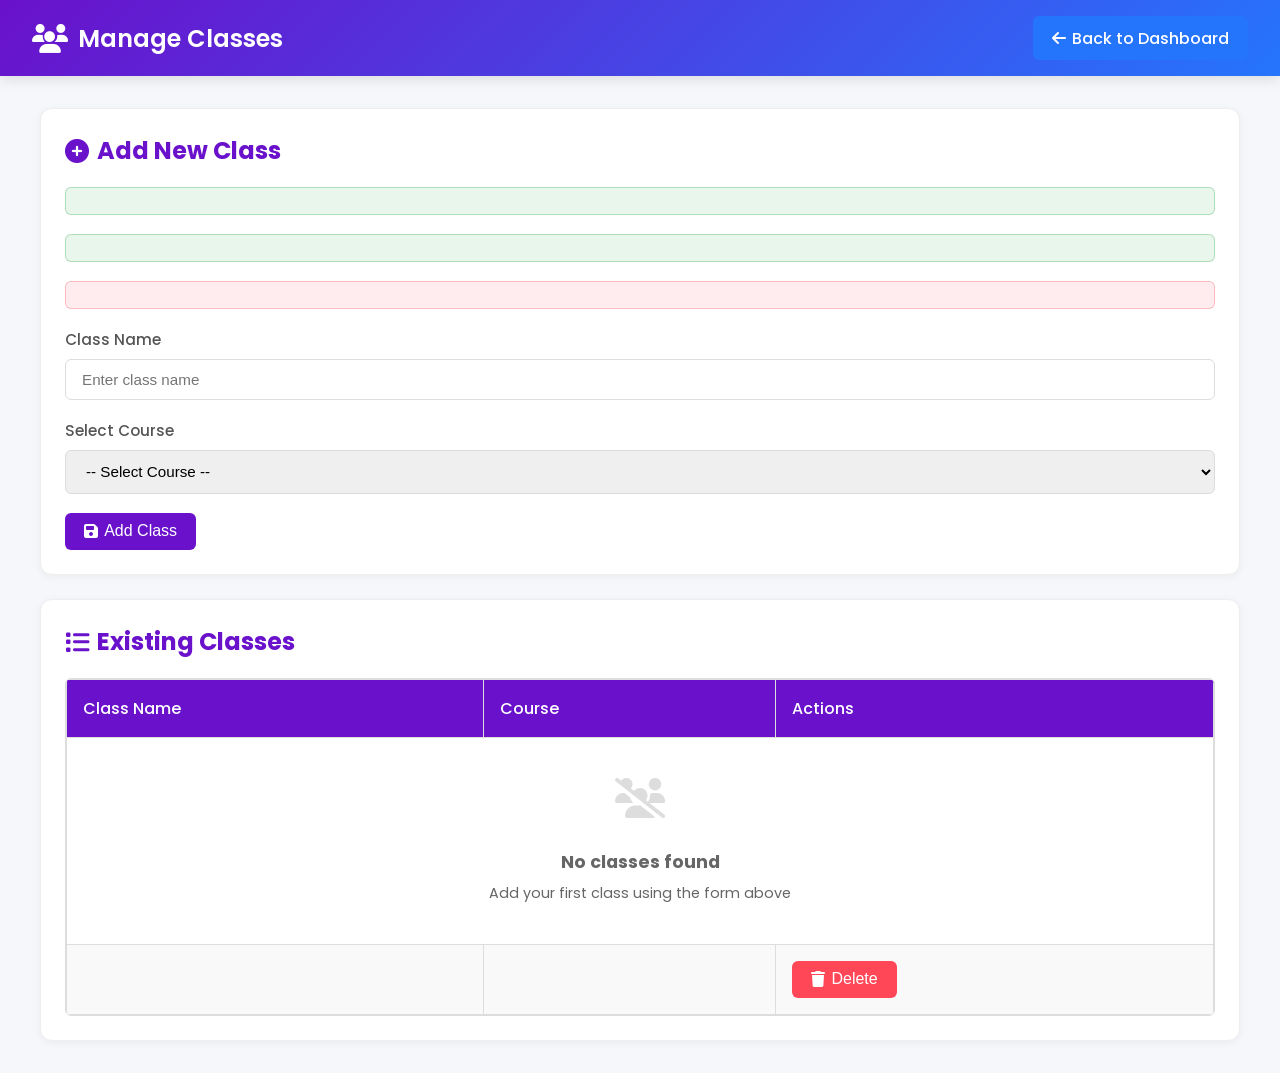
<file: src/main/resources/templates/admin/addClass.html>
<!DOCTYPE html>
<html xmlns:th="http://www.thymeleaf.org" lang="en">
<head>
    <meta charset="UTF-8"/>
    <meta name="viewport" content="width=device-width, initial-scale=1.0">
    <title>Manage Classes</title>
    <link href="https://fonts.googleapis.com/css2?family=Poppins:wght@300;400;500;600;700&display=swap" rel="stylesheet">
    <link rel="stylesheet" href="https://cdnjs.cloudflare.com/ajax/libs/font-awesome/6.4.0/css/all.min.css">
    <style>
        :root {
            --primary: #6a11cb;
            --secondary: #2575fc;
            --accent: #ff4757;
            --light: #f8f9fa;
            --dark: #343a40;
            --success: #28a745;
            --warning: #ffc107;
            --info: #17a2b8;
        }
        
        body {
            font-family: 'Poppins', sans-serif;
            background-color: #f5f7fa;
            margin: 0;
            padding: 0;
            color: #333;
        }

        .header {
            background: linear-gradient(135deg, var(--primary), var(--secondary));
            color: white;
            padding: 1rem;
            display: flex;
            flex-direction: column;
            align-items: flex-start;
            box-shadow: 0 4px 12px rgba(0, 0, 0, 0.1);
            position: sticky;
            top: 0;
            z-index: 100;
        }

        .logo {
            display: flex;
            align-items: center;
            gap: 10px;
            font-size: 1.3rem;
            font-weight: 600;
            margin-bottom: 0.5rem;
        }

        .logo i {
            font-size: 1.5rem;
        }

        .user-info {
            display: flex;
            width: 100%;
            justify-content: flex-end;
        }

        .container {
            max-width: 1200px;
            margin: 1.5rem auto;
            padding: 0 1rem;
        }

        .dashboard-section {
            background-color: white;
            border-radius: 10px;
            padding: 1.2rem;
            margin-bottom: 1.5rem;
            box-shadow: 0 2px 8px rgba(0, 0, 0, 0.05);
            border: 1px solid #eee;
        }

        .section-header {
            display: flex;
            flex-direction: column;
            margin-bottom: 1.2rem;
        }

        .section-header h2 {
            color: var(--primary);
            font-size: 1.3rem;
            margin: 0 0 0.8rem 0;
            display: flex;
            align-items: center;
            gap: 8px;
        }

        .btn {
            display: inline-flex;
            align-items: center;
            gap: 6px;
            padding: 0.6rem 1rem;
            border-radius: 6px;
            text-decoration: none;
            font-weight: 500;
            font-size: 0.9rem;
            transition: all 0.2s ease;
            cursor: pointer;
            border: none;
            white-space: nowrap;
        }

        .btn-primary {
            background-color: var(--primary);
            color: white;
        }

        .btn-secondary {
            background-color: var(--secondary);
            color: white;
        }

        .btn-danger {
            background-color: var(--accent);
            color: white;
        }

        .form-group {
            margin-bottom: 1.2rem;
        }

        .form-group label {
            display: block;
            font-weight: 500;
            margin-bottom: 0.5rem;
            color: #555;
            font-size: 0.95rem;
        }

        .form-group input,
        .form-group select {
            width: 100%;
            padding: 0.7rem 1rem;
            border: 1px solid #ddd;
            border-radius: 6px;
            font-size: 0.95rem;
            transition: all 0.2s ease;
            box-sizing: border-box;
        }

        .form-group input:focus,
        .form-group select:focus {
            border-color: var(--primary);
            outline: none;
            box-shadow: 0 0 0 3px rgba(106, 17, 203, 0.1);
        }

        .table-responsive {
            overflow-x: auto;
            -webkit-overflow-scrolling: touch;
            margin-top: 1rem;
            border: 1px solid #ddd;
            border-radius: 6px;
        }

        table {
            width: 100%;
            border-collapse: collapse;
            font-size: 0.9rem;
        }

        th, td {
            padding: 0.8rem;
            text-align: left;
            border: 1px solid #ddd;
        }

        th {
            background-color: var(--primary);
            color: white;
            font-weight: 500;
        }

        tr:nth-child(even) {
            background-color: #f9f9f9;
        }

        tr:hover {
            background-color: #f1f1f1;
        }

        .message {
            padding: 0.8rem;
            border-radius: 6px;
            margin-bottom: 1.2rem;
            text-align: center;
            font-size: 0.95rem;
        }

        .success {
            background-color: rgba(40, 167, 69, 0.1);
            color: var(--success);
            border: 1px solid rgba(40, 167, 69, 0.3);
        }

        .error {
            background-color: rgba(255, 71, 87, 0.1);
            color: var(--accent);
            border: 1px solid rgba(255, 71, 87, 0.3);
        }

        .empty-state {
            text-align: center;
            padding: 1.5rem;
            color: #666;
        }

        .empty-state i {
            font-size: 2.5rem;
            color: #ddd;
            margin-bottom: 0.8rem;
        }

        .empty-state h3 {
            font-size: 1.1rem;
            margin-bottom: 0.5rem;
        }

        .empty-state p {
            font-size: 0.9rem;
            margin: 0;
        }

        .action-buttons {
            display: flex;
            gap: 0.5rem;
        }

        .action-btn {
            padding: 0.5rem 0.8rem;
            font-size: 0.85rem;
        }

        /* Media Queries for larger screens */
        @media (min-width: 768px) {
            .header {
                flex-direction: row;
                justify-content: space-between;
                align-items: center;
                padding: 1rem 2rem;
            }

            .logo {
                margin-bottom: 0;
                font-size: 1.5rem;
            }

            .logo i {
                font-size: 1.8rem;
            }

            .user-info {
                width: auto;
            }

            .container {
                margin: 2rem auto;
                padding: 0 1.5rem;
            }

            .dashboard-section {
                padding: 1.5rem;
                border-radius: 12px;
            }

            .section-header {
                flex-direction: row;
                justify-content: space-between;
                align-items: center;
            }

            .section-header h2 {
                font-size: 1.5rem;
                margin: 0;
            }

            .btn {
                padding: 0.6rem 1.2rem;
                font-size: 1rem;
            }

            table {
                font-size: 1rem;
            }

            th, td {
                padding: 1rem;
            }

            .action-buttons {
                gap: 0.8rem;
            }
        }

        /* Hover effects for devices that support hover */
        @media (hover: hover) {
            .btn-primary:hover {
                background-color: #5a0db0;
                transform: translateY(-2px);
                box-shadow: 0 4px 8px rgba(106, 17, 203, 0.2);
            }

            .btn-secondary:hover {
                background-color: #1c65e0;
                transform: translateY(-2px);
                box-shadow: 0 4px 8px rgba(37, 117, 252, 0.2);
            }

            .btn-danger:hover {
                background-color: #e84141;
                transform: translateY(-2px);
                box-shadow: 0 4px 8px rgba(255, 71, 87, 0.2);
            }
        }
    </style>
</head>
<body>
    <!-- Header -->
    <header class="header">
        <div class="logo">
            <i class="fas fa-users"></i>
            <span>Manage Classes</span>
        </div>
        <div class="user-info">
            <a href="/admin/dashboard" class="btn btn-secondary">
                <i class="fas fa-arrow-left"></i> Back to Dashboard
            </a>
        </div>
    </header>

    <div class="container">
        <!-- Add Class Form -->
        <div class="dashboard-section">
            <div class="section-header">
                <h2><i class="fas fa-plus-circle"></i> Add New Class</h2>
            </div>
            
            <!-- Success/Error Messages -->
            <div th:if="${success}" class="message success" th:text="${success}"></div>
            <div th:if="${delete}" class="message success" th:text="${delete}"></div>
            <div th:if="${error}" class="message error" th:text="${error}"></div>
            
            <form th:action="@{/admin/addClass}" method="post" autocomplete="off">
                <div class="form-group">
                    <label for="className">Class Name</label>
                    <input type="text" id="className" name="className" required placeholder="Enter class name">
                </div>
                <div class="form-group">
                    <label for="course">Select Course</label>
                    <select id="course" name="courseId" required>
                        <option value="">-- Select Course --</option>
                        <option th:each="course : ${courses}" th:value="${course.id}" th:text="${course.courseName}"></option>
                    </select>
                </div>
                <button type="submit" class="btn btn-primary">
                    <i class="fas fa-save"></i> Add Class
                </button>
            </form>
        </div>

        <!-- Class List -->
        <div class="dashboard-section">
            <div class="section-header">
                <h2><i class="fas fa-list"></i> Existing Classes</h2>
            </div>
            
            <div class="table-responsive">
                <table>
                    <thead>
                        <tr>
                            <th>Class Name</th>
                            <th>Course</th>
                            <th>Actions</th>
                        </tr>
                    </thead>
                    <tbody>
                        <!-- Empty State -->
                        <tr th:if="${#lists.isEmpty(classes)}">
                            <td colspan="3">
                                <div class="empty-state">
                                    <i class="fas fa-users-slash"></i>
                                    <h3>No classes found</h3>
                                    <p>Add your first class using the form above</p>
                                </div>
                            </td>
                        </tr>
                        
                        <!-- Class List -->
                        <tr th:each="cls : ${classes}" th:unless="${#lists.isEmpty(classes)}">
                            <td th:text="${cls.className}"></td>
                            <td th:text="${cls.course != null} ? ${cls.course.courseName} : 'N/A'"></td>
                            <td>
                                <div class="action-buttons">
                                    <form th:action="@{/admin/deleteClass/{id}(id=${cls.id})}" method="post" onsubmit="return confirm('Are you sure you want to delete this class?')">
                                        <input type="hidden" name="_method" value="delete" />
                                        <button type="submit" class="btn btn-danger action-btn">
                                            <i class="fas fa-trash"></i> Delete
                                        </button>
                                    </form>
                                </div>
                            </td>
                        </tr>
                    </tbody>
                </table>
            </div>
        </div>
    </div>

    <script>
        // Confirmation dialog for delete action
        function confirmDelete() {
            return confirm('Are you sure you want to delete this class?');
        }
    </script>
</body>
</html>
</file>
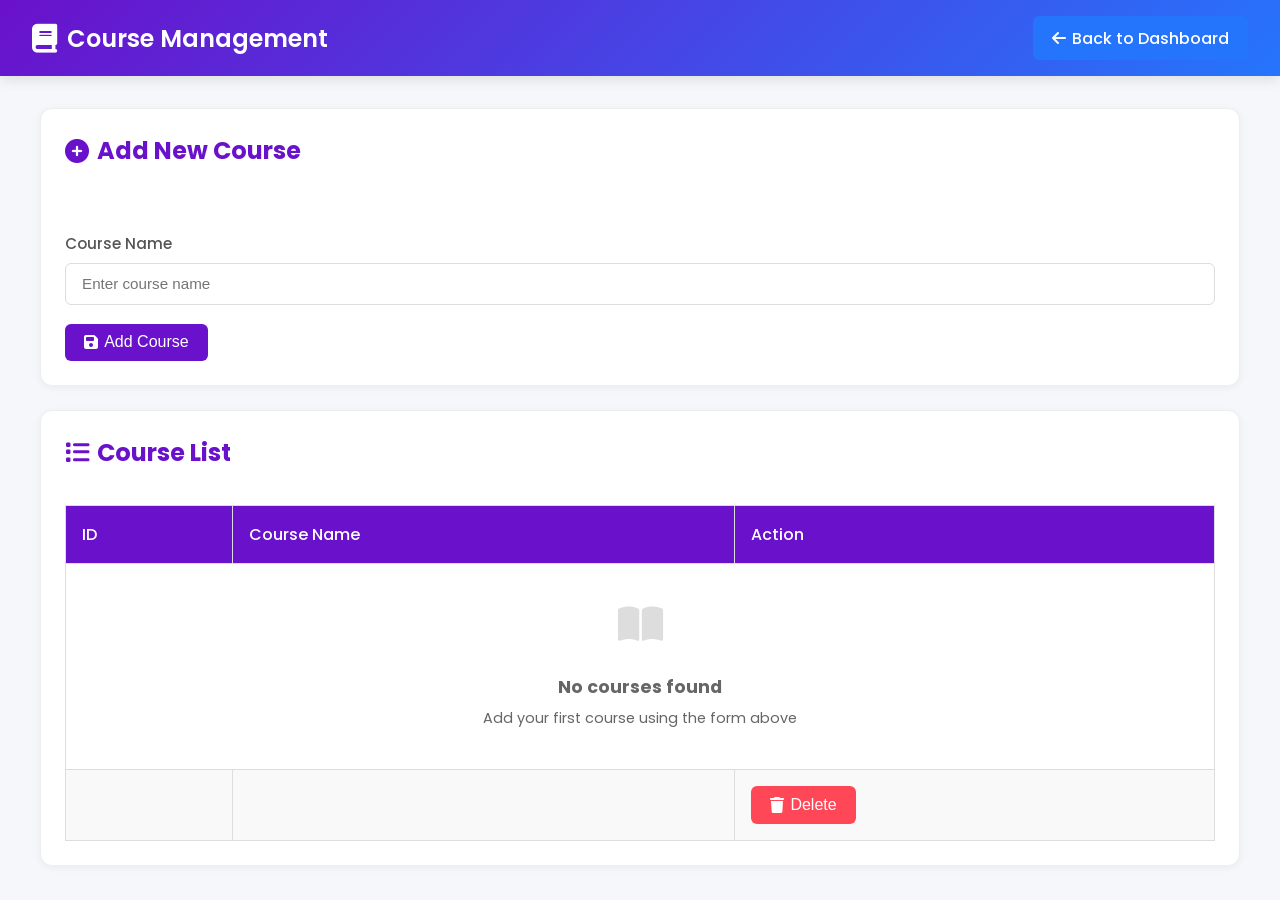
<file: src/main/resources/templates/admin/addcourse.html>
<!DOCTYPE html>
<html xmlns:th="http://www.thymeleaf.org" lang="en">
<head>
    <meta charset="UTF-8"/>
    <meta name="viewport" content="width=device-width, initial-scale=1.0">
    <title>Add Course</title>
    <link href="https://fonts.googleapis.com/css2?family=Poppins:wght@300;400;500;600;700&display=swap" rel="stylesheet">
    <link rel="stylesheet" href="https://cdnjs.cloudflare.com/ajax/libs/font-awesome/6.4.0/css/all.min.css">
    <style>
        :root {
            --primary: #6a11cb;
            --secondary: #2575fc;
            --accent: #ff4757;
            --light: #f8f9fa;
            --dark: #343a40;
            --success: #28a745;
            --warning: #ffc107;
            --info: #17a2b8;
        }
        
        body {
            font-family: 'Poppins', sans-serif;
            background-color: #f5f7fa;
            margin: 0;
            padding: 0;
            color: #333;
        }

        .header {
            background: linear-gradient(135deg, var(--primary), var(--secondary));
            color: white;
            padding: 1rem;
            display: flex;
            flex-direction: column;
            align-items: flex-start;
            box-shadow: 0 4px 12px rgba(0, 0, 0, 0.1);
            position: sticky;
            top: 0;
            z-index: 100;
        }

        .logo {
            display: flex;
            align-items: center;
            gap: 10px;
            font-size: 1.3rem;
            font-weight: 600;
            margin-bottom: 0.5rem;
        }

        .logo i {
            font-size: 1.5rem;
        }

        .user-info {
            display: flex;
            width: 100%;
            justify-content: flex-end;
        }

        .container {
            max-width: 1200px;
            margin: 1.5rem auto;
            padding: 0 1rem;
        }

        .dashboard-section {
            background-color: white;
            border-radius: 10px;
            padding: 1.2rem;
            margin-bottom: 1.5rem;
            box-shadow: 0 2px 8px rgba(0, 0, 0, 0.05);
            border: 1px solid #eee;
        }

        .section-header {
            display: flex;
            flex-direction: column;
            margin-bottom: 1.2rem;
        }

        .section-header h2 {
            color: var(--primary);
            font-size: 1.3rem;
            margin: 0 0 0.8rem 0;
            display: flex;
            align-items: center;
            gap: 8px;
        }

        .btn {
            display: inline-flex;
            align-items: center;
            gap: 6px;
            padding: 0.6rem 1rem;
            border-radius: 6px;
            text-decoration: none;
            font-weight: 500;
            font-size: 0.9rem;
            transition: all 0.2s ease;
            cursor: pointer;
            border: none;
            white-space: nowrap;
        }

        .btn-primary {
            background-color: var(--primary);
            color: white;
        }

        .btn-secondary {
            background-color: var(--secondary);
            color: white;
        }

        .btn-danger {
            background-color: var(--accent);
            color: white;
        }

        .form-group {
            margin-bottom: 1.2rem;
        }

        .form-group label {
            display: block;
            font-weight: 500;
            margin-bottom: 0.5rem;
            color: #555;
            font-size: 0.95rem;
        }

        .form-group input {
            width: 100%;
            padding: 0.7rem 1rem;
            border: 1px solid #ddd;
            border-radius: 6px;
            font-size: 0.95rem;
            transition: all 0.2s ease;
            box-sizing: border-box;
        }

        .form-group input:focus {
            border-color: var(--primary);
            outline: none;
            box-shadow: 0 0 0 3px rgba(106, 17, 203, 0.1);
        }

        table {
            width: 100%;
            border-collapse: collapse;
            margin-top: 1rem;
            border: 1px solid #ddd;
            font-size: 0.9rem;
        }

        th, td {
            padding: 0.8rem;
            text-align: left;
            border: 1px solid #ddd;
        }

        th {
            background-color: var(--primary);
            color: white;
            font-weight: 500;
        }

        tr:nth-child(even) {
            background-color: #f9f9f9;
        }

        tr:hover {
            background-color: #f1f1f1;
        }

        .message {
            padding: 0.8rem;
            border-radius: 6px;
            margin-bottom: 1.2rem;
            text-align: center;
            font-size: 0.95rem;
        }

        .success {
            background-color: rgba(40, 167, 69, 0.1);
            color: var(--success);
            border: 1px solid rgba(40, 167, 69, 0.3);
        }

        .error {
            background-color: rgba(255, 71, 87, 0.1);
            color: var(--accent);
            border: 1px solid rgba(255, 71, 87, 0.3);
        }

        .empty-state {
            text-align: center;
            padding: 1.5rem;
            color: #666;
        }

        .empty-state i {
            font-size: 2.5rem;
            color: #ddd;
            margin-bottom: 0.8rem;
        }

        .empty-state h3 {
            font-size: 1.1rem;
            margin-bottom: 0.5rem;
        }

        .empty-state p {
            font-size: 0.9rem;
            margin: 0;
        }

        .action-btn {
            padding: 0.5rem 0.8rem;
            font-size: 0.85rem;
        }

        /* Responsive table */
        .table-responsive {
            overflow-x: auto;
            -webkit-overflow-scrolling: touch;
        }

        /* Media Queries for larger screens */
        @media (min-width: 768px) {
            .header {
                flex-direction: row;
                justify-content: space-between;
                align-items: center;
                padding: 1rem 2rem;
            }

            .logo {
                margin-bottom: 0;
                font-size: 1.5rem;
            }

            .logo i {
                font-size: 1.8rem;
            }

            .user-info {
                width: auto;
            }

            .container {
                margin: 2rem auto;
                padding: 0 1.5rem;
            }

            .dashboard-section {
                padding: 1.5rem;
                border-radius: 12px;
            }

            .section-header {
                flex-direction: row;
                justify-content: space-between;
                align-items: center;
            }

            .section-header h2 {
                font-size: 1.5rem;
                margin: 0;
            }

            .btn {
                padding: 0.6rem 1.2rem;
                font-size: 1rem;
            }

            table {
                font-size: 1rem;
            }

            th, td {
                padding: 1rem;
            }
        }

        /* Hover effects for devices that support hover */
        @media (hover: hover) {
            .btn-primary:hover {
                background-color: #5a0db0;
                transform: translateY(-2px);
                box-shadow: 0 4px 8px rgba(106, 17, 203, 0.2);
            }

            .btn-secondary:hover {
                background-color: #1c65e0;
                transform: translateY(-2px);
                box-shadow: 0 4px 8px rgba(37, 117, 252, 0.2);
            }

            .btn-danger:hover {
                background-color: #e84141;
                transform: translateY(-2px);
                box-shadow: 0 4px 8px rgba(255, 71, 87, 0.2);
            }
        }
    </style>
</head>
<body>
    <!-- Header -->
    <header class="header">
        <div class="logo">
            <i class="fas fa-book"></i>
            <span>Course Management</span>
        </div>
        <div class="user-info">
            <a href="/admin/dashboard" class="btn btn-secondary">
                <i class="fas fa-arrow-left"></i> Back to Dashboard
            </a>
        </div>
    </header>

    <div class="container">
        <!-- Add Course Form -->
        <div class="dashboard-section">
            <div class="section-header">
                <h2><i class="fas fa-plus-circle"></i> Add New Course</h2>
            </div>
            
            <!-- Success/Error Message -->
            <div th:if="${message}"
                 class="message"
                 th:text="${message}">
            </div>
            
            <form th:action="@{/admin/addCourse}" th:object="${course}" method="post">
                <div class="form-group">
                    <label for="courseName">Course Name</label>
                    <input type="text" id="courseName" th:field="*{courseName}" required autocomplete="off" placeholder="Enter course name">
                </div>
                <button type="submit" class="btn btn-primary">
                    <i class="fas fa-save"></i> Add Course
                </button>
            </form>
        </div>

        <!-- Course List -->
        <div class="dashboard-section">
            <div class="section-header">
                <h2><i class="fas fa-list"></i> Course List</h2>
            </div>
            
            <div class="table-responsive">
                <table>
                    <thead>
                        <tr>
                            <th>ID</th>
                            <th>Course Name</th>
                            <th>Action</th>
                        </tr>
                    </thead>
                    <tbody>
                        <!-- Empty State -->
                        <tr th:if="${#lists.isEmpty(courses)}">
                            <td colspan="3">
                                <div class="empty-state">
                                    <i class="fas fa-book-open"></i>
                                    <h3>No courses found</h3>
                                    <p>Add your first course using the form above</p>
                                </div>
                            </td>
                        </tr>
                        
                        <!-- Course List -->
                        <tr th:each="course : ${courses}">
                            <td th:text="${course.id}"></td>
                            <td th:text="${course.courseName}"></td>
                            <td>
                                <form th:action="@{/admin/deleteCourse/{id}(id=${course.id})}" method="post" onsubmit="return confirm('Are you sure you want to delete this course?')">
                                    <input type="hidden" name="_method" value="delete" />
                                    <button type="submit" class="btn btn-danger action-btn">
                                        <i class="fas fa-trash"></i> Delete
                                    </button>
                                </form>
                            </td>
                        </tr>
                    </tbody>
                </table>
            </div>
        </div>
    </div>

    <script>
        // Confirmation dialog for delete action
        function confirmDelete() {
            return confirm('Are you sure you want to delete this course?');
        }
    </script>
</body>
</html>
</file>
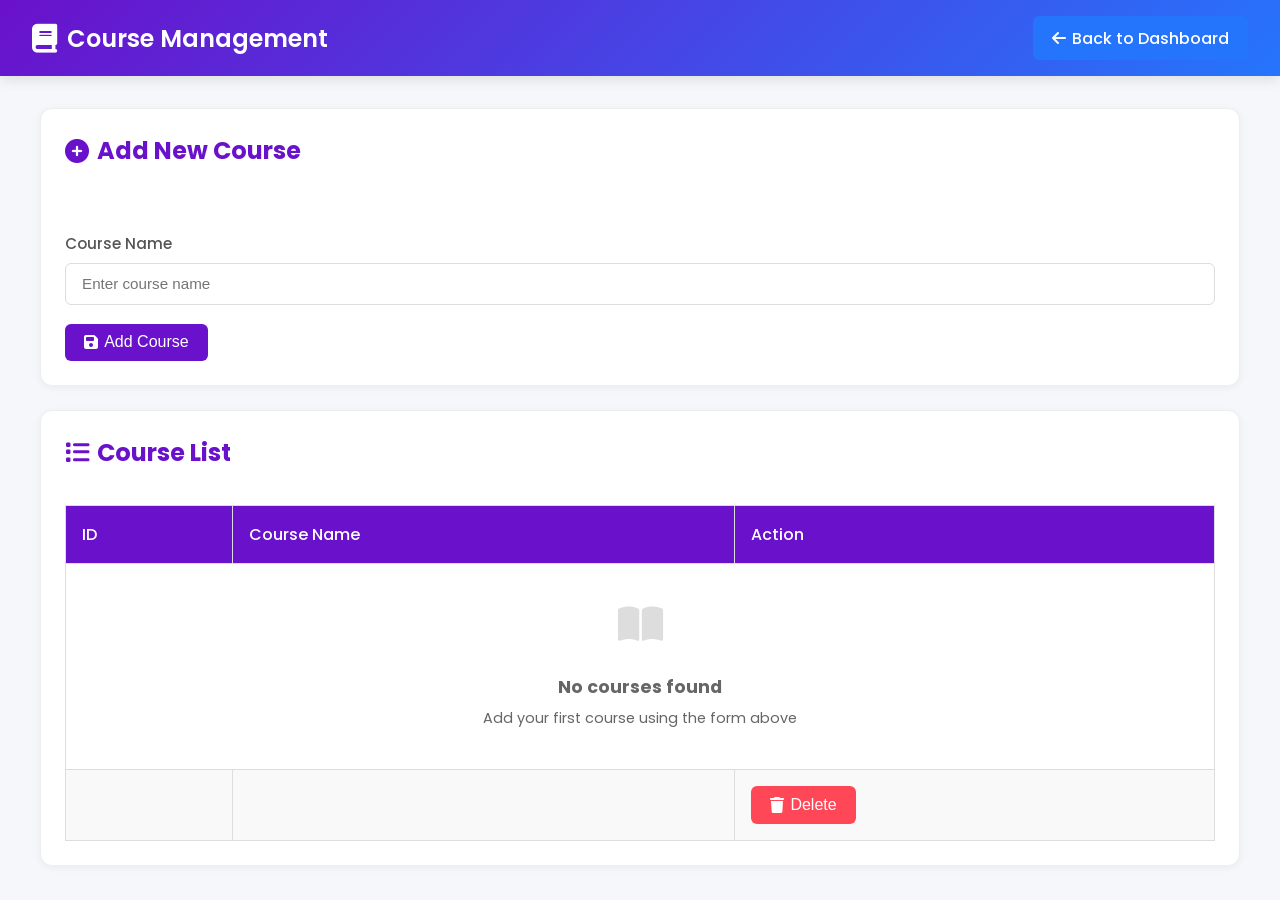
<file: src/main/resources/templates/admin/addCourse.html>
<!DOCTYPE html>
<html xmlns:th="http://www.thymeleaf.org" lang="en">
<head>
    <meta charset="UTF-8"/>
    <meta name="viewport" content="width=device-width, initial-scale=1.0">
    <title>Add Course</title>
    <link href="https://fonts.googleapis.com/css2?family=Poppins:wght@300;400;500;600;700&display=swap" rel="stylesheet">
    <link rel="stylesheet" href="https://cdnjs.cloudflare.com/ajax/libs/font-awesome/6.4.0/css/all.min.css">
    <style>
        :root {
            --primary: #6a11cb;
            --secondary: #2575fc;
            --accent: #ff4757;
            --light: #f8f9fa;
            --dark: #343a40;
            --success: #28a745;
            --warning: #ffc107;
            --info: #17a2b8;
        }
        
        body {
            font-family: 'Poppins', sans-serif;
            background-color: #f5f7fa;
            margin: 0;
            padding: 0;
            color: #333;
        }

        .header {
            background: linear-gradient(135deg, var(--primary), var(--secondary));
            color: white;
            padding: 1rem;
            display: flex;
            flex-direction: column;
            align-items: flex-start;
            box-shadow: 0 4px 12px rgba(0, 0, 0, 0.1);
            position: sticky;
            top: 0;
            z-index: 100;
        }

        .logo {
            display: flex;
            align-items: center;
            gap: 10px;
            font-size: 1.3rem;
            font-weight: 600;
            margin-bottom: 0.5rem;
        }

        .logo i {
            font-size: 1.5rem;
        }

        .user-info {
            display: flex;
            width: 100%;
            justify-content: flex-end;
        }

        .container {
            max-width: 1200px;
            margin: 1.5rem auto;
            padding: 0 1rem;
        }

        .dashboard-section {
            background-color: white;
            border-radius: 10px;
            padding: 1.2rem;
            margin-bottom: 1.5rem;
            box-shadow: 0 2px 8px rgba(0, 0, 0, 0.05);
            border: 1px solid #eee;
        }

        .section-header {
            display: flex;
            flex-direction: column;
            margin-bottom: 1.2rem;
        }

        .section-header h2 {
            color: var(--primary);
            font-size: 1.3rem;
            margin: 0 0 0.8rem 0;
            display: flex;
            align-items: center;
            gap: 8px;
        }

        .btn {
            display: inline-flex;
            align-items: center;
            gap: 6px;
            padding: 0.6rem 1rem;
            border-radius: 6px;
            text-decoration: none;
            font-weight: 500;
            font-size: 0.9rem;
            transition: all 0.2s ease;
            cursor: pointer;
            border: none;
            white-space: nowrap;
        }

        .btn-primary {
            background-color: var(--primary);
            color: white;
        }

        .btn-secondary {
            background-color: var(--secondary);
            color: white;
        }

        .btn-danger {
            background-color: var(--accent);
            color: white;
        }

        .form-group {
            margin-bottom: 1.2rem;
        }

        .form-group label {
            display: block;
            font-weight: 500;
            margin-bottom: 0.5rem;
            color: #555;
            font-size: 0.95rem;
        }

        .form-group input {
            width: 100%;
            padding: 0.7rem 1rem;
            border: 1px solid #ddd;
            border-radius: 6px;
            font-size: 0.95rem;
            transition: all 0.2s ease;
            box-sizing: border-box;
        }

        .form-group input:focus {
            border-color: var(--primary);
            outline: none;
            box-shadow: 0 0 0 3px rgba(106, 17, 203, 0.1);
        }

        table {
            width: 100%;
            border-collapse: collapse;
            margin-top: 1rem;
            border: 1px solid #ddd;
            font-size: 0.9rem;
        }

        th, td {
            padding: 0.8rem;
            text-align: left;
            border: 1px solid #ddd;
        }

        th {
            background-color: var(--primary);
            color: white;
            font-weight: 500;
        }

        tr:nth-child(even) {
            background-color: #f9f9f9;
        }

        tr:hover {
            background-color: #f1f1f1;
        }

        .message {
            padding: 0.8rem;
            border-radius: 6px;
            margin-bottom: 1.2rem;
            text-align: center;
            font-size: 0.95rem;
        }

        .success {
            background-color: rgba(40, 167, 69, 0.1);
            color: var(--success);
            border: 1px solid rgba(40, 167, 69, 0.3);
        }

        .error {
            background-color: rgba(255, 71, 87, 0.1);
            color: var(--accent);
            border: 1px solid rgba(255, 71, 87, 0.3);
        }

        .empty-state {
            text-align: center;
            padding: 1.5rem;
            color: #666;
        }

        .empty-state i {
            font-size: 2.5rem;
            color: #ddd;
            margin-bottom: 0.8rem;
        }

        .empty-state h3 {
            font-size: 1.1rem;
            margin-bottom: 0.5rem;
        }

        .empty-state p {
            font-size: 0.9rem;
            margin: 0;
        }

        .action-btn {
            padding: 0.5rem 0.8rem;
            font-size: 0.85rem;
        }

        /* Responsive table */
        .table-responsive {
            overflow-x: auto;
            -webkit-overflow-scrolling: touch;
        }

        /* Media Queries for larger screens */
        @media (min-width: 768px) {
            .header {
                flex-direction: row;
                justify-content: space-between;
                align-items: center;
                padding: 1rem 2rem;
            }

            .logo {
                margin-bottom: 0;
                font-size: 1.5rem;
            }

            .logo i {
                font-size: 1.8rem;
            }

            .user-info {
                width: auto;
            }

            .container {
                margin: 2rem auto;
                padding: 0 1.5rem;
            }

            .dashboard-section {
                padding: 1.5rem;
                border-radius: 12px;
            }

            .section-header {
                flex-direction: row;
                justify-content: space-between;
                align-items: center;
            }

            .section-header h2 {
                font-size: 1.5rem;
                margin: 0;
            }

            .btn {
                padding: 0.6rem 1.2rem;
                font-size: 1rem;
            }

            table {
                font-size: 1rem;
            }

            th, td {
                padding: 1rem;
            }
        }

        /* Hover effects for devices that support hover */
        @media (hover: hover) {
            .btn-primary:hover {
                background-color: #5a0db0;
                transform: translateY(-2px);
                box-shadow: 0 4px 8px rgba(106, 17, 203, 0.2);
            }

            .btn-secondary:hover {
                background-color: #1c65e0;
                transform: translateY(-2px);
                box-shadow: 0 4px 8px rgba(37, 117, 252, 0.2);
            }

            .btn-danger:hover {
                background-color: #e84141;
                transform: translateY(-2px);
                box-shadow: 0 4px 8px rgba(255, 71, 87, 0.2);
            }
        }
    </style>
</head>
<body>
    <!-- Header -->
    <header class="header">
        <div class="logo">
            <i class="fas fa-book"></i>
            <span>Course Management</span>
        </div>
        <div class="user-info">
            <a href="/admin/dashboard" class="btn btn-secondary">
                <i class="fas fa-arrow-left"></i> Back to Dashboard
            </a>
        </div>
    </header>

    <div class="container">
        <!-- Add Course Form -->
        <div class="dashboard-section">
            <div class="section-header">
                <h2><i class="fas fa-plus-circle"></i> Add New Course</h2>
            </div>
            
            <!-- Success/Error Message -->
            <div th:if="${message}"
                 th:classappend="${success} ? 'success' : 'error'" class="message"
                 th:text="${message}">
            </div>
            
            <form th:action="@{/admin/addCourse}" th:object="${course}" method="post">
                <div class="form-group">
                    <label for="courseName">Course Name</label>
                    <input type="text" id="courseName" th:field="*{courseName}" required autocomplete="off" placeholder="Enter course name">
                </div>
                <button type="submit" class="btn btn-primary">
                    <i class="fas fa-save"></i> Add Course
                </button>
            </form>
        </div>

        <!-- Course List -->
        <div class="dashboard-section">
            <div class="section-header">
                <h2><i class="fas fa-list"></i> Course List</h2>
            </div>
            
            <div class="table-responsive">
                <table>
                    <thead>
                        <tr>
                            <th>ID</th>
                            <th>Course Name</th>
                            <th>Action</th>
                        </tr>
                    </thead>
                    <tbody>
                        <!-- Empty State -->
                        <tr th:if="${#lists.isEmpty(courses)}">
                            <td colspan="3">
                                <div class="empty-state">
                                    <i class="fas fa-book-open"></i>
                                    <h3>No courses found</h3>
                                    <p>Add your first course using the form above</p>
                                </div>
                            </td>
                        </tr>
                        
                        <!-- Course List -->
                        <tr th:each="course : ${courses}" th:unless="${#lists.isEmpty(courses)}">
                            <td th:text="${course.id}"></td>
                            <td th:text="${course.courseName}"></td>
                            <td>
                                <form th:action="@{/admin/deleteCourse/{id}(id=${course.id})}" method="post" onsubmit="return confirm('Are you sure you want to delete this course?')">
                                    <input type="hidden" name="_method" value="delete" />
                                    <button type="submit" class="btn btn-danger action-btn">
                                        <i class="fas fa-trash"></i> Delete
                                    </button>
                                </form>
                            </td>
                        </tr>
                    </tbody>
                </table>
            </div>
        </div>
    </div>

    <script>
        // Confirmation dialog for delete action
        function confirmDelete() {
            return confirm('Are you sure you want to delete this course?');
        }
    </script>
</body>
</html>
</file>
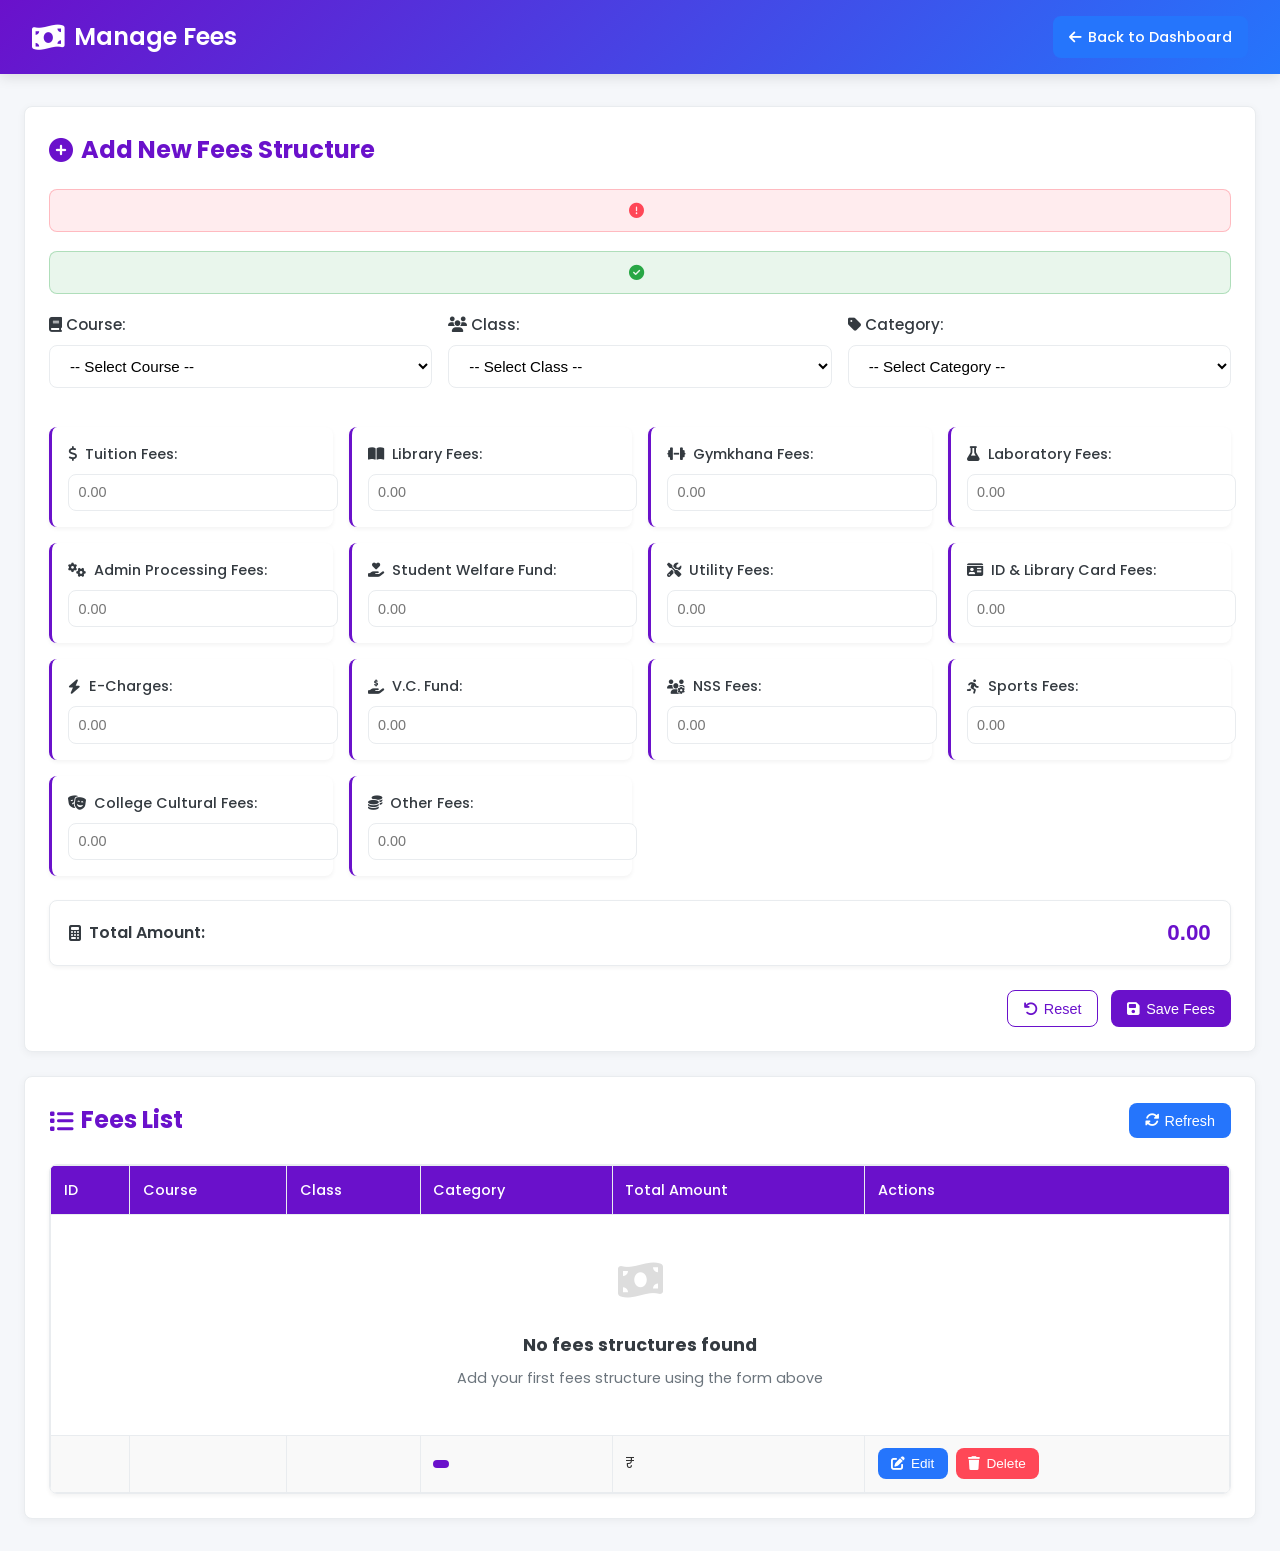
<file: src/main/resources/templates/admin/addFees.html>
<!DOCTYPE html>
<html xmlns:th="http://www.thymeleaf.org" lang="en">
<head>
    <meta charset="UTF-8"/>
    <meta name="viewport" content="width=device-width, initial-scale=1.0">
    <title>Add Fees</title>
    <link href="https://fonts.googleapis.com/css2?family=Poppins:wght@300;400;500;600;700&display=swap" rel="stylesheet">
    <link rel="stylesheet" href="https://cdnjs.cloudflare.com/ajax/libs/font-awesome/6.4.0/css/all.min.css">
    <script src="https://code.jquery.com/jquery-3.6.0.min.js"></script>
    <style>
        :root {
            --primary: #6a11cb;
            --primary-dark: #5a0db0;
            --secondary: #2575fc;
            --secondary-dark: #1c65e0;
            --accent: #ff4757;
            --accent-dark: #e84141;
            --light: #f8f9fa;
            --dark: #343a40;
            --gray: #6c757d;
            --light-gray: #e9ecef;
            --success: #28a745;
            --warning: #ffc107;
            --info: #17a2b8;
            --border-radius: 8px;
            --box-shadow: 0 4px 12px rgba(0, 0, 0, 0.1);
            --transition: all 0.3s ease;
        }
        
        body {
            font-family: 'Poppins', sans-serif;
            background-color: #f5f7fa;
            margin: 0;
            padding: 0;
            color: #333;
            line-height: 1.6;
        }

        .header {
            background: linear-gradient(135deg, var(--primary), var(--secondary));
            color: white;
            padding: 1rem;
            display: flex;
            flex-direction: column;
            align-items: flex-start;
            box-shadow: var(--box-shadow);
            position: sticky;
            top: 0;
            z-index: 100;
        }

        .logo {
            display: flex;
            align-items: center;
            gap: 10px;
            font-size: 1.3rem;
            font-weight: 600;
            margin-bottom: 0.5rem;
        }

        .logo i {
            font-size: 1.5rem;
        }

        .user-info {
            display: flex;
            width: 100%;
            justify-content: flex-end;
        }

        .container {
            max-width: 1400px;
            margin: 1.5rem auto;
            padding: 0 1rem;
        }

        .dashboard-section {
            background-color: white;
            border-radius: var(--border-radius);
            padding: 1.2rem;
            margin-bottom: 1.5rem;
            box-shadow: 0 2px 8px rgba(0, 0, 0, 0.05);
            border: 1px solid var(--light-gray);
        }

        .section-header {
            display: flex;
            flex-direction: column;
            margin-bottom: 1.2rem;
            gap: 1rem;
        }

        .section-header h2 {
            color: var(--primary);
            font-size: 1.3rem;
            margin: 0;
            display: flex;
            align-items: center;
            gap: 8px;
        }

        .btn {
            display: inline-flex;
            align-items: center;
            justify-content: center;
            gap: 6px;
            padding: 0.6rem 1rem;
            border-radius: var(--border-radius);
            text-decoration: none;
            font-weight: 500;
            font-size: 0.9rem;
            transition: var(--transition);
            cursor: pointer;
            border: none;
            white-space: nowrap;
        }

        .btn-primary {
            background-color: var(--primary);
            color: white;
        }

        .btn-secondary {
            background-color: var(--secondary);
            color: white;
        }

        .btn-danger {
            background-color: var(--accent);
            color: white;
        }

        .btn-outline {
            background-color: transparent;
            border: 1px solid var(--primary);
            color: var(--primary);
        }

        .form-group {
            margin-bottom: 1.2rem;
        }

        .form-group label {
            display: block;
            font-weight: 500;
            margin-bottom: 0.5rem;
            color: var(--dark);
            font-size: 0.95rem;
        }

        .form-group input,
        .form-group select {
            width: 100%;
            padding: 0.7rem 1rem;
            border: 1px solid var(--light-gray);
            border-radius: var(--border-radius);
            font-size: 0.95rem;
            transition: var(--transition);
            box-sizing: border-box;
            background-color: white;
        }

        .form-group input:focus,
        .form-group select:focus {
            border-color: var(--primary);
            outline: none;
            box-shadow: 0 0 0 3px rgba(106, 17, 203, 0.1);
        }

        .form-row {
            display: flex;
            flex-wrap: wrap;
            gap: 1rem;
            margin-bottom: 1.2rem;
        }

        .form-row .form-group {
            flex: 1;
            min-width: 200px;
        }

        .fees-grid {
            display: grid;
            grid-template-columns: repeat(auto-fill, minmax(250px, 1fr));
            gap: 1rem;
            margin-bottom: 1.2rem;
        }

        .fee-card {
            background-color: white;
            border-radius: var(--border-radius);
            padding: 1rem;
            border-left: 3px solid var(--primary);
            box-shadow: 0 2px 4px rgba(0, 0, 0, 0.05);
            transition: var(--transition);
        }

        .fee-card:hover {
            transform: translateY(-3px);
            box-shadow: 0 4px 8px rgba(0, 0, 0, 0.1);
        }

        .fee-card label {
            display: flex;
            align-items: center;
            gap: 8px;
            font-weight: 500;
            color: var(--dark);
            margin-bottom: 0.5rem;
            font-size: 0.9rem;
        }

        .fee-card input {
            width: 100%;
            padding: 0.6rem;
            font-size: 0.9rem;
            border: 1px solid var(--light-gray);
            border-radius: var(--border-radius);
        }

        .total-amount {
            background-color: white;
            border-radius: var(--border-radius);
            padding: 1.2rem;
            display: flex;
            flex-direction: column;
            gap: 0.5rem;
            margin: 1.5rem 0;
            border: 1px solid var(--light-gray);
            box-shadow: 0 2px 4px rgba(0, 0, 0, 0.05);
        }

        .total-amount label {
            font-weight: 600;
            font-size: 1rem;
            display: flex;
            align-items: center;
            gap: 8px;
            color: var(--dark);
        }

        .total-amount input {
            font-size: 1.4rem;
            font-weight: 700;
            color: var(--primary);
            border: none;
            background: transparent;
            text-align: right;
            width: 100%;
            padding: 0;
        }

        .actions {
            display: flex;
            flex-direction: row;
            gap: 0.8rem;
            margin-top: 1.5rem;
            justify-content: flex-end;
            flex-wrap: wrap;
        }

        .table-responsive {
            overflow-x: auto;
            -webkit-overflow-scrolling: touch;
            margin-top: 1.5rem;
            border: 1px solid var(--light-gray);
            border-radius: var(--border-radius);
            box-shadow: 0 2px 4px rgba(0, 0, 0, 0.05);
        }

        table {
            width: 100%;
            border-collapse: collapse;
            font-size: 0.9rem;
        }

        th, td {
            padding: 0.8rem;
            text-align: left;
            border: 1px solid var(--light-gray);
        }

        th {
            background-color: var(--primary);
            color: white;
            font-weight: 500;
            position: sticky;
            top: 0;
        }

        tr:nth-child(even) {
            background-color: #f9f9f9;
        }

        tr:hover {
            background-color: #f1f1f1;
        }

        .message {
            padding: 0.8rem 1rem;
            border-radius: var(--border-radius);
            margin-bottom: 1.2rem;
            text-align: center;
            font-size: 0.95rem;
            display: flex;
            align-items: center;
            justify-content: center;
            gap: 8px;
        }

        .success {
            background-color: rgba(40, 167, 69, 0.1);
            color: var(--success);
            border: 1px solid rgba(40, 167, 69, 0.3);
        }

        .error {
            background-color: rgba(255, 71, 87, 0.1);
            color: var(--accent);
            border: 1px solid rgba(255, 71, 87, 0.3);
        }

        .empty-state {
            text-align: center;
            padding: 2rem 1.5rem;
            color: var(--gray);
        }

        .empty-state i {
            font-size: 2.5rem;
            color: #ddd;
            margin-bottom: 0.8rem;
        }

        .empty-state h3 {
            font-size: 1.1rem;
            margin-bottom: 0.5rem;
            color: var(--dark);
        }

        .empty-state p {
            font-size: 0.9rem;
            margin: 0;
        }

        .action-buttons {
            display: flex;
            gap: 0.5rem;
            flex-wrap: wrap;
        }

        .action-btn {
            padding: 0.5rem 0.8rem;
            font-size: 0.85rem;
            min-width: 70px;
            text-align: center;
        }

        .badge {
            display: inline-block;
            padding: 0.25rem 0.5rem;
            font-size: 0.75rem;
            font-weight: 600;
            line-height: 1;
            text-align: center;
            white-space: nowrap;
            vertical-align: baseline;
            border-radius: 0.25rem;
        }

        .badge-primary {
            background-color: var(--primary);
            color: white;
        }

        /* Loading spinner */
        .spinner {
            display: inline-block;
            width: 1rem;
            height: 1rem;
            border: 2px solid rgba(255, 255, 255, 0.3);
            border-radius: 50%;
            border-top-color: white;
            animation: spin 1s ease-in-out infinite;
        }

        @keyframes spin {
            to { transform: rotate(360deg); }
        }

        /* Modal styles */
        .modal {
            display: none;
            position: fixed;
            top: 0;
            left: 0;
            width: 100%;
            height: 100%;
            background-color: rgba(0, 0, 0, 0.5);
            z-index: 1000;
            justify-content: center;
            align-items: center;
        }

        .modal-content {
            background-color: white;
            border-radius: var(--border-radius);
            width: 90%;
            max-width: 600px;
            max-height: 90vh;
            overflow-y: auto;
            padding: 1.5rem;
            box-shadow: 0 5px 15px rgba(0, 0, 0, 0.2);
        }

        .modal-header {
            display: flex;
            justify-content: space-between;
            align-items: center;
            margin-bottom: 1.5rem;
        }

        .modal-header h3 {
            margin: 0;
            color: var(--primary);
        }

        .modal-close {
            background: none;
            border: none;
            font-size: 1.5rem;
            cursor: pointer;
            color: var(--gray);
        }

        /* Responsive adjustments */
        @media (max-width: 768px) {
            .container {
                padding: 0 0.75rem;
            }
            
            .dashboard-section {
                padding: 1rem;
            }
            
            .form-row {
                flex-direction: column;
                gap: 0.8rem;
            }
            
            .form-row .form-group {
                min-width: 100%;
            }
            
            .actions {
                flex-direction: column;
                gap: 0.5rem;
            }
            
            .btn {
                width: 100%;
            }
            
            table {
                font-size: 0.85rem;
            }
            
            th, td {
                padding: 0.6rem;
            }

            .fees-grid {
                grid-template-columns: repeat(auto-fill, minmax(100%, 1fr));
            }

            .total-amount input {
                font-size: 1.2rem;
            }
        }

        @media (min-width: 992px) {
            .header {
                padding: 1rem 2rem;
                flex-direction: row;
                justify-content: space-between;
                align-items: center;
            }

            .logo {
                margin-bottom: 0;
                font-size: 1.5rem;
            }

            .logo i {
                font-size: 1.8rem;
            }

            .user-info {
                width: auto;
            }

            .container {
                margin: 2rem auto;
                padding: 0 1.5rem;
            }

            .dashboard-section {
                padding: 1.5rem;
            }

            .section-header {
                flex-direction: row;
                justify-content: space-between;
                align-items: center;
            }

            .section-header h2 {
                font-size: 1.5rem;
            }

            .total-amount {
                flex-direction: row;
                justify-content: space-between;
                align-items: center;
            }

            .total-amount input {
                width: auto;
                max-width: 300px;
                text-align: right;
            }
        }

        /* Hover effects for devices that support hover */
        @media (hover: hover) {
            .btn-primary:hover {
                background-color: var(--primary-dark);
                transform: translateY(-2px);
                box-shadow: 0 4px 8px rgba(106, 17, 203, 0.2);
            }

            .btn-secondary:hover {
                background-color: var(--secondary-dark);
                transform: translateY(-2px);
                box-shadow: 0 4px 8px rgba(37, 117, 252, 0.2);
            }

            .btn-danger:hover {
                background-color: var(--accent-dark);
                transform: translateY(-2px);
                box-shadow: 0 4px 8px rgba(255, 71, 87, 0.2);
            }
            
            .btn-outline:hover {
                background-color: var(--primary);
                color: white;
            }
        }

        /* Extra small devices (phones, 480px and down) */
        @media (max-width: 480px) {
            .logo {
                font-size: 1.1rem;
            }
            
            .logo i {
                font-size: 1.3rem;
            }
            
            .section-header h2 {
                font-size: 1.1rem;
            }
            
            .fee-card label {
                font-size: 0.85rem;
            }
            
            .fee-card input {
                font-size: 0.85rem;
                padding: 0.5rem;
            }
            
            .total-amount label {
                font-size: 0.9rem;
            }
            
            .total-amount input {
                font-size: 1.1rem;
            }
            
            .action-buttons {
                flex-direction: column;
                gap: 0.3rem;
            }
            
            .action-btn {
                width: 100%;
                padding: 0.4rem;
            }
        }
    </style>
</head>
<body>
    <!-- Header -->
    <header class="header">
        <div class="logo">
            <i class="fas fa-money-bill-wave"></i>
            <span>Manage Fees</span>
        </div>
        <div class="user-info">
            <a href="/admin/dashboard" class="btn btn-secondary">
                <i class="fas fa-arrow-left"></i> Back to Dashboard
            </a>
        </div>
    </header>

    <div class="container">
        <!-- Add Fees Form -->
        <div class="dashboard-section">
            <div class="section-header">
                <h2><i class="fas fa-plus-circle"></i> Add New Fees Structure</h2>
            </div>
            
            <!-- Success/Error Messages -->
            <div th:if="${error}" class="message error">
                <i class="fas fa-exclamation-circle"></i>
                <span th:text="${error}"></span>
            </div>
            <div th:if="${message}" class="message success">
                <i class="fas fa-check-circle"></i>
                <span th:text="${message}"></span>
            </div>
            
            <form id="addFeesForm" th:action="@{/admin/addfees}" method="post">
                <div class="form-row">
                    <div class="form-group">
                        <label for="courseId"><i class="fas fa-book"></i> Course:</label>
                        <select id="courseId" name="courseId" required onchange="loadClasses()">
                            <option value="">-- Select Course --</option>
                            <option th:each="course : ${courses}" th:value="${course.id}" th:text="${course.courseName}"></option>
                        </select>
                    </div>

                    <div class="form-group">
                        <label for="classId"><i class="fas fa-users"></i> Class:</label>
                        <select id="classId" name="classId" required>
                            <option value="">-- Select Class --</option>
                        </select>
                    </div>

                    <div class="form-group">
                        <label for="casteId"><i class="fas fa-tag"></i> Category:</label>
                        <select id="casteId" name="casteId" required>
                            <option value="">-- Select Category --</option>
                            <option th:each="caste : ${castes}" th:value="${caste.id}" th:text="${caste.casteName}"></option>
                        </select>
                    </div>
                </div>

                <!-- Fees Grid -->
                <div class="fees-grid">
                    <div class="fee-card">
                        <label for="tuitionFees"><i class="fas fa-dollar-sign"></i> Tuition Fees:</label>
                        <input type="number" step="0.01" id="tuitionFees" name="tuitionFees" required oninput="calculateTotal()" placeholder="0.00">
                    </div>
                    <div class="fee-card">
                        <label for="libraryFees"><i class="fas fa-book-open"></i> Library Fees:</label>
                        <input type="number" step="0.01" id="libraryFees" name="libraryFees" required oninput="calculateTotal()" placeholder="0.00">
                    </div>
                    <div class="fee-card">
                        <label for="gymkhanaFees"><i class="fas fa-dumbbell"></i> Gymkhana Fees:</label>
                        <input type="number" step="0.01" id="gymkhanaFees" name="gymkhanaFees" required oninput="calculateTotal()" placeholder="0.00">
                    </div>
                    <div class="fee-card">
                        <label for="laboratoryFees"><i class="fas fa-flask"></i> Laboratory Fees:</label>
                        <input type="number" step="0.01" id="laboratoryFees" name="laboratoryFees" required oninput="calculateTotal()" placeholder="0.00">
                    </div>
                    <div class="fee-card">
                        <label for="adminProcessingFees"><i class="fas fa-cogs"></i> Admin Processing Fees:</label>
                        <input type="number" step="0.01" id="adminProcessingFees" name="adminProcessingFees" required oninput="calculateTotal()" placeholder="0.00">
                    </div>
                    <div class="fee-card">
                        <label for="studentWelfareFund"><i class="fas fa-hand-holding-heart"></i> Student Welfare Fund:</label>
                        <input type="number" step="0.01" id="studentWelfareFund" name="studentWelfareFund" required oninput="calculateTotal()" placeholder="0.00">
                    </div>
                    <div class="fee-card">
                        <label for="utilityFees"><i class="fas fa-tools"></i> Utility Fees:</label>
                        <input type="number" step="0.01" id="utilityFees" name="utilityFees" required oninput="calculateTotal()" placeholder="0.00">
                    </div>
                    <div class="fee-card">
                        <label for="idLibCardFees"><i class="fas fa-id-card"></i> ID & Library Card Fees:</label>
                        <input type="number" step="0.01" id="idLibCardFees" name="idLibCardFees" required oninput="calculateTotal()" placeholder="0.00">
                    </div>
                    <div class="fee-card">
                        <label for="eCharges"><i class="fas fa-bolt"></i> E-Charges:</label>
                        <input type="number" step="0.01" id="eCharges" name="eCharges" required oninput="calculateTotal()" placeholder="0.00">
                    </div>
                    <div class="fee-card">
                        <label for="vcFund"><i class="fas fa-hand-holding-usd"></i> V.C. Fund:</label>
                        <input type="number" step="0.01" id="vcFund" name="vcFund" required oninput="calculateTotal()" placeholder="0.00">
                    </div>
                    <div class="fee-card">
                        <label for="nssFees"><i class="fas fa-users-cog"></i> NSS Fees:</label>
                        <input type="number" step="0.01" id="nssFees" name="nssFees" required oninput="calculateTotal()" placeholder="0.00">
                    </div>
                    <div class="fee-card">
                        <label for="sportsFees"><i class="fas fa-running"></i> Sports Fees:</label>
                        <input type="number" step="0.01" id="sportsFees" name="sportsFees" required oninput="calculateTotal()" placeholder="0.00">
                    </div>
                    <div class="fee-card">
                        <label for="collegeCulFees"><i class="fas fa-theater-masks"></i> College Cultural Fees:</label>
                        <input type="number" step="0.01" id="collegeCulFees" name="collegeCulFees" required oninput="calculateTotal()" placeholder="0.00">
                    </div>
                    <div class="fee-card">
                        <label for="otherFees"><i class="fas fa-coins"></i> Other Fees:</label>
                        <input type="number" step="0.01" id="otherFees" name="otherFees" required oninput="calculateTotal()" placeholder="0.00">
                    </div>
                </div>

                <!-- Total Amount -->
                <div class="total-amount">
                    <label for="totalAmount"><i class="fas fa-calculator"></i> Total Amount:</label>
                    <input type="text" id="totalAmount" name="totalAmount" readonly value="0.00">
                </div>

                <!-- Actions -->
                <div class="actions">
                    <button type="reset" class="btn btn-outline">
                        <i class="fas fa-undo"></i> Reset
                    </button>
                    <button type="submit" class="btn btn-primary" id="submitBtn">
                        <i class="fas fa-save"></i> Save Fees
                    </button>
                </div>
            </form>
        </div>

        <!-- Fees List -->
        <div class="dashboard-section">
            <div class="section-header">
                <h2><i class="fas fa-list"></i> Fees List</h2>
                <div class="action-buttons">
                    <button class="btn btn-secondary" onclick="refreshFeesList()">
                        <i class="fas fa-sync-alt"></i> Refresh
                    </button>
                </div>
            </div>
            
            <div class="table-responsive">
                <table>
                    <thead>
                        <tr>
                            <th>ID</th>
                            <th>Course</th>
                            <th>Class</th>
                            <th>Category</th>
                            <th>Total Amount</th>
                            <th>Actions</th>
                        </tr>
                    </thead>
                    <tbody id="feesTableBody">
                        <!-- Empty State -->
                        <tr th:if="${feesList == null or feesList.isEmpty()}">
                            <td colspan="6">
                                <div class="empty-state">
                                    <i class="fas fa-money-bill-wave"></i>
                                    <h3>No fees structures found</h3>
                                    <p>Add your first fees structure using the form above</p>
                                </div>
                            </td>
                        </tr>
                        
                        <!-- Fees List -->
                        <tr th:each="fees : ${feesList}" th:unless="${feesList == null or feesList.isEmpty()}">
                            <td th:text="${fees.id}"></td>
                            <td th:text="${fees.course.courseName}"></td>
                            <td th:text="${fees.classEntity.className}"></td>
                            <td>
                                <span class="badge badge-primary" th:text="${fees.caste.casteName}"></span>
                            </td>
                            <td>
                                ₹<span th:text="${#numbers.formatDecimal(fees.tuitionFees + fees.libraryFees + fees.gymkhanaFees + fees.laboratoryFees + fees.adminProcessingFees + fees.studentWelfareFund + fees.utilityFees + fees.idLibCardFees + fees.eCharges + fees.vcFund + fees.nssFees + fees.sportsFees + fees.collegeCulFees + fees.otherFees, 1, 2)}"></span>
                            </td>
                            <td>
                                <div class="action-buttons">
                                    <button class="btn btn-secondary action-btn" th:onclick="'openEditModal(' + ${fees.id} + ')'">
                                        <i class="fas fa-edit"></i> Edit
                                    </button>
                                    <button class="btn btn-danger action-btn" th:onclick="'confirmDelete(' + ${fees.id} + ')'">
                                        <i class="fas fa-trash"></i> Delete
                                    </button>
                                </div>
                            </td>
                        </tr>
                    </tbody>
                </table>
            </div>
        </div>
    </div>

    <!-- Edit Modal -->
    <div id="editModal" class="modal">
        <div class="modal-content">
            <div class="modal-header">
                <h3><i class="fas fa-edit"></i> Edit Fees Structure</h3>
                <button class="modal-close" onclick="closeModal()">&times;</button>
            </div>
            <form id="editFeesForm">
                <input type="hidden" id="editFeesId">
                <div class="form-row">
                    <div class="form-group">
                        <label for="editCourseId"><i class="fas fa-book"></i> Course:</label>
                        <select id="editCourseId" name="courseId" required>
                            <option value="">-- Select Course --</option>
                            <option th:each="course : ${courses}" th:value="${course.id}" th:text="${course.courseName}"></option>
                        </select>
                    </div>
                    <div class="form-group">
                        <label for="editClassId"><i class="fas fa-users"></i> Class:</label>
                        <select id="editClassId" name="classId" required>
                            <option value="">-- Select Class --</option>
                        </select>
                    </div>
                    <div class="form-group">
                        <label for="editCasteId"><i class="fas fa-tag"></i> Category:</label>
                        <select id="editCasteId" name="casteId" required>
                            <option value="">-- Select Category --</option>
                            <option th:each="caste : ${castes}" th:value="${caste.id}" th:text="${caste.casteName}"></option>
                        </select>
                    </div>
                </div>
                
                <div class="fees-grid">
                    <div class="fee-card">
                        <label for="editTuitionFees"><i class="fas fa-dollar-sign"></i> Tuition Fees:</label>
                        <input type="number" step="0.01" id="editTuitionFees" name="tuitionFees" required oninput="calculateEditTotal()" placeholder="0.00">
                    </div>
                    <div class="fee-card">
                        <label for="editLibraryFees"><i class="fas fa-book-open"></i> Library Fees:</label>
                        <input type="number" step="0.01" id="editLibraryFees" name="libraryFees" required oninput="calculateEditTotal()" placeholder="0.00">
                    </div>
                    <div class="fee-card">
                        <label for="editGymkhanaFees"><i class="fas fa-dumbbell"></i> Gymkhana Fees:</label>
                        <input type="number" step="0.01" id="editGymkhanaFees" name="gymkhanaFees" required oninput="calculateEditTotal()" placeholder="0.00">
                    </div>
                    <div class="fee-card">
                        <label for="editLaboratoryFees"><i class="fas fa-flask"></i> Laboratory Fees:</label>
                        <input type="number" step="0.01" id="editLaboratoryFees" name="laboratoryFees" required oninput="calculateEditTotal()" placeholder="0.00">
                    </div>
                    <div class="fee-card">
                        <label for="editAdminProcessingFees"><i class="fas fa-cogs"></i> Admin Processing Fees:</label>
                        <input type="number" step="0.01" id="editAdminProcessingFees" name="adminProcessingFees" required oninput="calculateEditTotal()" placeholder="0.00">
                    </div>
                    <div class="fee-card">
                        <label for="editStudentWelfareFund"><i class="fas fa-hand-holding-heart"></i> Student Welfare Fund:</label>
                        <input type="number" step="0.01" id="editStudentWelfareFund" name="studentWelfareFund" required oninput="calculateEditTotal()" placeholder="0.00">
                    </div>
                    <div class="fee-card">
                        <label for="editUtilityFees"><i class="fas fa-tools"></i> Utility Fees:</label>
                        <input type="number" step="0.01" id="editUtilityFees" name="utilityFees" required oninput="calculateEditTotal()" placeholder="0.00">
                    </div>
                    <div class="fee-card">
                        <label for="editIdLibCardFees"><i class="fas fa-id-card"></i> ID & Library Card Fees:</label>
                        <input type="number" step="0.01" id="editIdLibCardFees" name="idLibCardFees" required oninput="calculateEditTotal()" placeholder="0.00">
                    </div>
                    <div class="fee-card">
                        <label for="editECharges"><i class="fas fa-bolt"></i> E-Charges:</label>
                        <input type="number" step="0.01" id="editECharges" name="eCharges" required oninput="calculateEditTotal()" placeholder="0.00">
                    </div>
                    <div class="fee-card">
                        <label for="editVcFund"><i class="fas fa-hand-holding-usd"></i> V.C. Fund:</label>
                        <input type="number" step="0.01" id="editVcFund" name="vcFund" required oninput="calculateEditTotal()" placeholder="0.00">
                    </div>
                    <div class="fee-card">
                        <label for="editNssFees"><i class="fas fa-users-cog"></i> NSS Fees:</label>
                        <input type="number" step="0.01" id="editNssFees" name="nssFees" required oninput="calculateEditTotal()" placeholder="0.00">
                    </div>
                    <div class="fee-card">
                        <label for="editSportsFees"><i class="fas fa-running"></i> Sports Fees:</label>
                        <input type="number" step="0.01" id="editSportsFees" name="sportsFees" required oninput="calculateEditTotal()" placeholder="0.00">
                    </div>
                    <div class="fee-card">
                        <label for="editCollegeCulFees"><i class="fas fa-theater-masks"></i> College Cultural Fees:</label>
                        <input type="number" step="0.01" id="editCollegeCulFees" name="collegeCulFees" required oninput="calculateEditTotal()" placeholder="0.00">
                    </div>
                    <div class="fee-card">
                        <label for="editOtherFees"><i class="fas fa-coins"></i> Other Fees:</label>
                        <input type="number" step="0.01" id="editOtherFees" name="otherFees" required oninput="calculateEditTotal()" placeholder="0.00">
                    </div>
                </div>
                
                <div class="total-amount">
                    <label for="editTotalAmount"><i class="fas fa-calculator"></i> Total Amount:</label>
                    <input type="text" id="editTotalAmount" name="totalAmount" readonly value="0.00">
                </div>
                
                <div class="actions">
                    <button type="button" class="btn btn-outline" onclick="closeModal()">
                        <i class="fas fa-times"></i> Cancel
                    </button>
                    <button type="button" class="btn btn-primary" id="updateBtn" onclick="updateFees()">
                        <i class="fas fa-save"></i> Update Fees
                    </button>
                </div>
            </form>
        </div>
    </div>

    <!-- Delete Confirmation Modal -->
    <div id="deleteModal" class="modal">
        <div class="modal-content" style="max-width: 400px;">
            <div class="modal-header">
                <h3><i class="fas fa-exclamation-triangle"></i> Confirm Delete</h3>
                <button class="modal-close" onclick="closeModal()">&times;</button>
            </div>
            <div style="padding: 1.5rem;">
                <p>Are you sure you want to delete this fees structure? This action cannot be undone.</p>
                <input type="hidden" id="deleteFeesId">
                <div class="actions">
                    <button type="button" class="btn btn-outline" onclick="closeModal()">
                        <i class="fas fa-times"></i> Cancel
                    </button>
                    <button type="button" class="btn btn-danger" id="deleteBtn" onclick="deleteFees()">
                        <i class="fas fa-trash"></i> Delete
                    </button>
                </div>
            </div>
        </div>
    </div>

    <script>
        // Function to load classes based on the selected course
        function loadClasses() {
            const courseId = document.getElementById("courseId").value;
            const classDropdown = document.getElementById("classId");

            // Clear existing options
            classDropdown.innerHTML = '<option value="">-- Select Class --</option>';

            if (courseId) {
                // Show loading state
                const defaultOption = document.createElement("option");
                defaultOption.value = "";
                defaultOption.text = "Loading classes...";
                defaultOption.disabled = true;
                defaultOption.selected = true;
                classDropdown.appendChild(defaultOption);
                
                // Fetch classes for the selected course
                $.ajax({
                    url: "/admin/classes",
                    type: "GET",
                    data: { courseId: courseId },
                    success: function (data) {
                        // Clear loading state
                        classDropdown.innerHTML = '<option value="">-- Select Class --</option>';
                        
                        // Populate the class dropdown
                        if (data.length > 0) {
                            data.forEach(function (classEntity) {
                                const option = document.createElement("option");
                                option.value = classEntity.id;
                                option.text = classEntity.className;
                                classDropdown.appendChild(option);
                            });
                        } else {
                            const option = document.createElement("option");
                            option.value = "";
                            option.text = "No classes found";
                            option.disabled = true;
                            classDropdown.appendChild(option);
                        }
                    },
                    error: function (xhr, status, error) {
                        console.error("Failed to load classes:", error);
                        classDropdown.innerHTML = '<option value="">-- Select Class --</option>';
                        showAlert("Failed to load classes. Please try again.", "error");
                    }
                });
            }
        }

        // Function to calculate the total amount
        function calculateTotal() {
            const tuitionFees = parseFloat(document.getElementById("tuitionFees").value) || 0;
            const libraryFees = parseFloat(document.getElementById("libraryFees").value) || 0;
            const gymkhanaFees = parseFloat(document.getElementById("gymkhanaFees").value) || 0;
            const laboratoryFees = parseFloat(document.getElementById("laboratoryFees").value) || 0;
            const adminProcessingFees = parseFloat(document.getElementById("adminProcessingFees").value) || 0;
            const studentWelfareFund = parseFloat(document.getElementById("studentWelfareFund").value) || 0;
            const utilityFees = parseFloat(document.getElementById("utilityFees").value) || 0;
            const idLibCardFees = parseFloat(document.getElementById("idLibCardFees").value) || 0;
            const eCharges = parseFloat(document.getElementById("eCharges").value) || 0;
            const vcFund = parseFloat(document.getElementById("vcFund").value) || 0;
            const nssFees = parseFloat(document.getElementById("nssFees").value) || 0;
            const sportsFees = parseFloat(document.getElementById("sportsFees").value) || 0;
            const collegeCulFees = parseFloat(document.getElementById("collegeCulFees").value) || 0;
            const otherFees = parseFloat(document.getElementById("otherFees").value) || 0;

            const totalAmount = tuitionFees + libraryFees + gymkhanaFees + laboratoryFees + 
                              adminProcessingFees + studentWelfareFund + utilityFees + 
                              idLibCardFees + eCharges + vcFund + nssFees + sportsFees + 
                              collegeCulFees + otherFees;
            document.getElementById("totalAmount").value = totalAmount.toFixed(2);
        }

        // Function to show alert message
        function showAlert(message, type) {
            const alertDiv = document.createElement("div");
            alertDiv.className = `message ${type}`;
            alertDiv.innerHTML = `
                <i class="fas ${type === 'success' ? 'fa-check-circle' : 'fa-exclamation-circle'}"></i>
                <span>${message}</span>
            `;
            
            const container = document.querySelector(".container");
            container.insertBefore(alertDiv, container.firstChild);
            
            // Remove alert after 5 seconds
            setTimeout(() => {
                alertDiv.remove();
            }, 5000);
        }

        // Function to open the edit modal
        function openEditModal(id) {
            // Show loading state
            const modal = document.getElementById("editModal");
            modal.style.display = "flex";
            document.body.style.overflow = "hidden";
            
            // Fetch fees data for the given ID
            $.ajax({
                url: "/admin/fees/" + id,
                type: "GET",
                beforeSend: function() {
                    // Show loading state in modal
                },
                success: function (data) {
                    // Populate the edit form with fetched data
                    document.getElementById("editFeesId").value = data.id;
                    document.getElementById("editCourseId").value = data.course.id;
                    
                    // Load classes for the selected course
                    const classDropdown = document.getElementById("editClassId");
                    classDropdown.innerHTML = '<option value="">-- Select Class --</option>';
                    const option = document.createElement("option");
                    option.value = data.classEntity.id;
                    option.text = data.classEntity.className;
                    option.selected = true;
                    classDropdown.appendChild(option);
                    
                    document.getElementById("editCasteId").value = data.caste.id;
                    document.getElementById("editTuitionFees").value = data.tuitionFees.toFixed(2);
                    document.getElementById("editLibraryFees").value = data.libraryFees.toFixed(2);
                    document.getElementById("editGymkhanaFees").value = data.gymkhanaFees.toFixed(2);
                    document.getElementById("editLaboratoryFees").value = data.laboratoryFees.toFixed(2);
                    document.getElementById("editAdminProcessingFees").value = data.adminProcessingFees.toFixed(2);
                    document.getElementById("editStudentWelfareFund").value = data.studentWelfareFund.toFixed(2);
                    document.getElementById("editUtilityFees").value = data.utilityFees.toFixed(2);
                    document.getElementById("editIdLibCardFees").value = data.idLibCardFees.toFixed(2);
                    document.getElementById("editECharges").value = data.eCharges.toFixed(2);
                    document.getElementById("editVcFund").value = data.vcFund.toFixed(2);
                    document.getElementById("editNssFees").value = data.nssFees.toFixed(2);
                    document.getElementById("editSportsFees").value = data.sportsFees.toFixed(2);
                    document.getElementById("editCollegeCulFees").value = data.collegeCulFees.toFixed(2);
                    document.getElementById("editOtherFees").value = data.otherFees.toFixed(2);
                    
                    // Calculate and set total
                    calculateEditTotal();
                },
                error: function (xhr, status, error) {
                    console.error("Failed to fetch fees data:", error);
                    closeModal();
                    showAlert("Failed to fetch fees data. Please try again.", "error");
                }
            });
        }

        // Function to calculate total for edit form
        function calculateEditTotal() {
            const tuitionFees = parseFloat(document.getElementById("editTuitionFees").value) || 0;
            const libraryFees = parseFloat(document.getElementById("editLibraryFees").value) || 0;
            const gymkhanaFees = parseFloat(document.getElementById("editGymkhanaFees").value) || 0;
            const laboratoryFees = parseFloat(document.getElementById("editLaboratoryFees").value) || 0;
            const adminProcessingFees = parseFloat(document.getElementById("editAdminProcessingFees").value) || 0;
            const studentWelfareFund = parseFloat(document.getElementById("editStudentWelfareFund").value) || 0;
            const utilityFees = parseFloat(document.getElementById("editUtilityFees").value) || 0;
            const idLibCardFees = parseFloat(document.getElementById("editIdLibCardFees").value) || 0;
            const eCharges = parseFloat(document.getElementById("editECharges").value) || 0;
            const vcFund = parseFloat(document.getElementById("editVcFund").value) || 0;
            const nssFees = parseFloat(document.getElementById("editNssFees").value) || 0;
            const sportsFees = parseFloat(document.getElementById("editSportsFees").value) || 0;
            const collegeCulFees = parseFloat(document.getElementById("editCollegeCulFees").value) || 0;
            const otherFees = parseFloat(document.getElementById("editOtherFees").value) || 0;

            const totalAmount = tuitionFees + libraryFees + gymkhanaFees + laboratoryFees + 
                              adminProcessingFees + studentWelfareFund + utilityFees + 
                              idLibCardFees + eCharges + vcFund + nssFees + sportsFees + 
                              collegeCulFees + otherFees;
            document.getElementById("editTotalAmount").value = totalAmount.toFixed(2);
        }

        // Function to update fees
        function updateFees() {
            const id = document.getElementById("editFeesId").value;
            const formData = {
                courseId: document.getElementById("editCourseId").value,
                classId: document.getElementById("editClassId").value,
                casteId: document.getElementById("editCasteId").value,
                tuitionFees: parseFloat(document.getElementById("editTuitionFees").value) || 0,
                libraryFees: parseFloat(document.getElementById("editLibraryFees").value) || 0,
                gymkhanaFees: parseFloat(document.getElementById("editGymkhanaFees").value) || 0,
                laboratoryFees: parseFloat(document.getElementById("editLaboratoryFees").value) || 0,
                adminProcessingFees: parseFloat(document.getElementById("editAdminProcessingFees").value) || 0,
                studentWelfareFund: parseFloat(document.getElementById("editStudentWelfareFund").value) || 0,
                utilityFees: parseFloat(document.getElementById("editUtilityFees").value) || 0,
                idLibCardFees: parseFloat(document.getElementById("editIdLibCardFees").value) || 0,
                eCharges: parseFloat(document.getElementById("editECharges").value) || 0,
                vcFund: parseFloat(document.getElementById("editVcFund").value) || 0,
                nssFees: parseFloat(document.getElementById("editNssFees").value) || 0,
                sportsFees: parseFloat(document.getElementById("editSportsFees").value) || 0,
                collegeCulFees: parseFloat(document.getElementById("editCollegeCulFees").value) || 0,
                otherFees: parseFloat(document.getElementById("editOtherFees").value) || 0
            };
            
            // Show loading state on button
            const btn = document.getElementById("updateBtn");
            btn.innerHTML = '<span class="spinner"></span> Updating...';
            btn.disabled = true;
            
            $.ajax({
                url: "/admin/updatefees/" + id,
                type: "PUT",
                data: JSON.stringify(formData),
                contentType: "application/json",
                success: function (response) {
                    closeModal();
                    showAlert("Fees structure updated successfully!", "success");
                    refreshFeesList();
                },
                error: function (xhr, status, error) {
                    console.error("Failed to update fees:", error);
                    btn.innerHTML = '<i class="fas fa-save"></i> Update Fees';
                    btn.disabled = false;
                    showAlert("Failed to update fees structure. Please try again.", "error");
                }
            });
        }

        // Function to confirm delete
        function confirmDelete(id) {
            document.getElementById("deleteFeesId").value = id;
            const modal = document.getElementById("deleteModal");
            modal.style.display = "flex";
            document.body.style.overflow = "hidden";
        }

        // Function to delete fees
        function deleteFees() {
            const id = document.getElementById("deleteFeesId").value;
            
            // Show loading state on button
            const btn = document.getElementById("deleteBtn");
            btn.innerHTML = '<span class="spinner"></span> Deleting...';
            btn.disabled = true;
            
            $.ajax({
                url: "/admin/deletefees/" + id,
                type: "DELETE",
                success: function (response) {
                    closeModal();
                    showAlert("Fees structure deleted successfully!", "success");
                    refreshFeesList();
                },
                error: function (xhr, status, error) {
                    console.error("Failed to delete fees:", error);
                    btn.innerHTML = '<i class="fas fa-trash"></i> Delete';
                    btn.disabled = false;
                    showAlert("Failed to delete fees structure. Please try again.", "error");
                }
            });
        }

        // Function to refresh fees list
        function refreshFeesList() {
            $.ajax({
                url: "/admin/feeslist",
                type: "GET",
                success: function (data) {
                    // Update the table with new data
                    const tbody = document.getElementById("feesTableBody");
                    tbody.innerHTML = data;
                },
                error: function (xhr, status, error) {
                    console.error("Failed to refresh fees list:", error);
                    showAlert("Failed to refresh fees list. Please try again.", "error");
                }
            });
        }

        // Function to close modal
        function closeModal() {
            document.getElementById("editModal").style.display = "none";
            document.getElementById("deleteModal").style.display = "none";
            document.body.style.overflow = "auto";
        }

        // Initialize form validation
        document.getElementById("addFeesForm").addEventListener("submit", function(e) {
            const submitBtn = document.getElementById("submitBtn");
            submitBtn.innerHTML = '<span class="spinner"></span> Saving...';
            submitBtn.disabled = true;
        });

        // Close modal when clicking outside
        window.onclick = function(event) {
            const editModal = document.getElementById("editModal");
            const deleteModal = document.getElementById("deleteModal");
            
            if (event.target === editModal) {
                closeModal();
            }
            if (event.target === deleteModal) {
                closeModal();
            }
        };

        // Initialize the page
        document.addEventListener("DOMContentLoaded", function() {
            // Any initialization code can go here
        });
    </script>
</body>
</html>
</file>
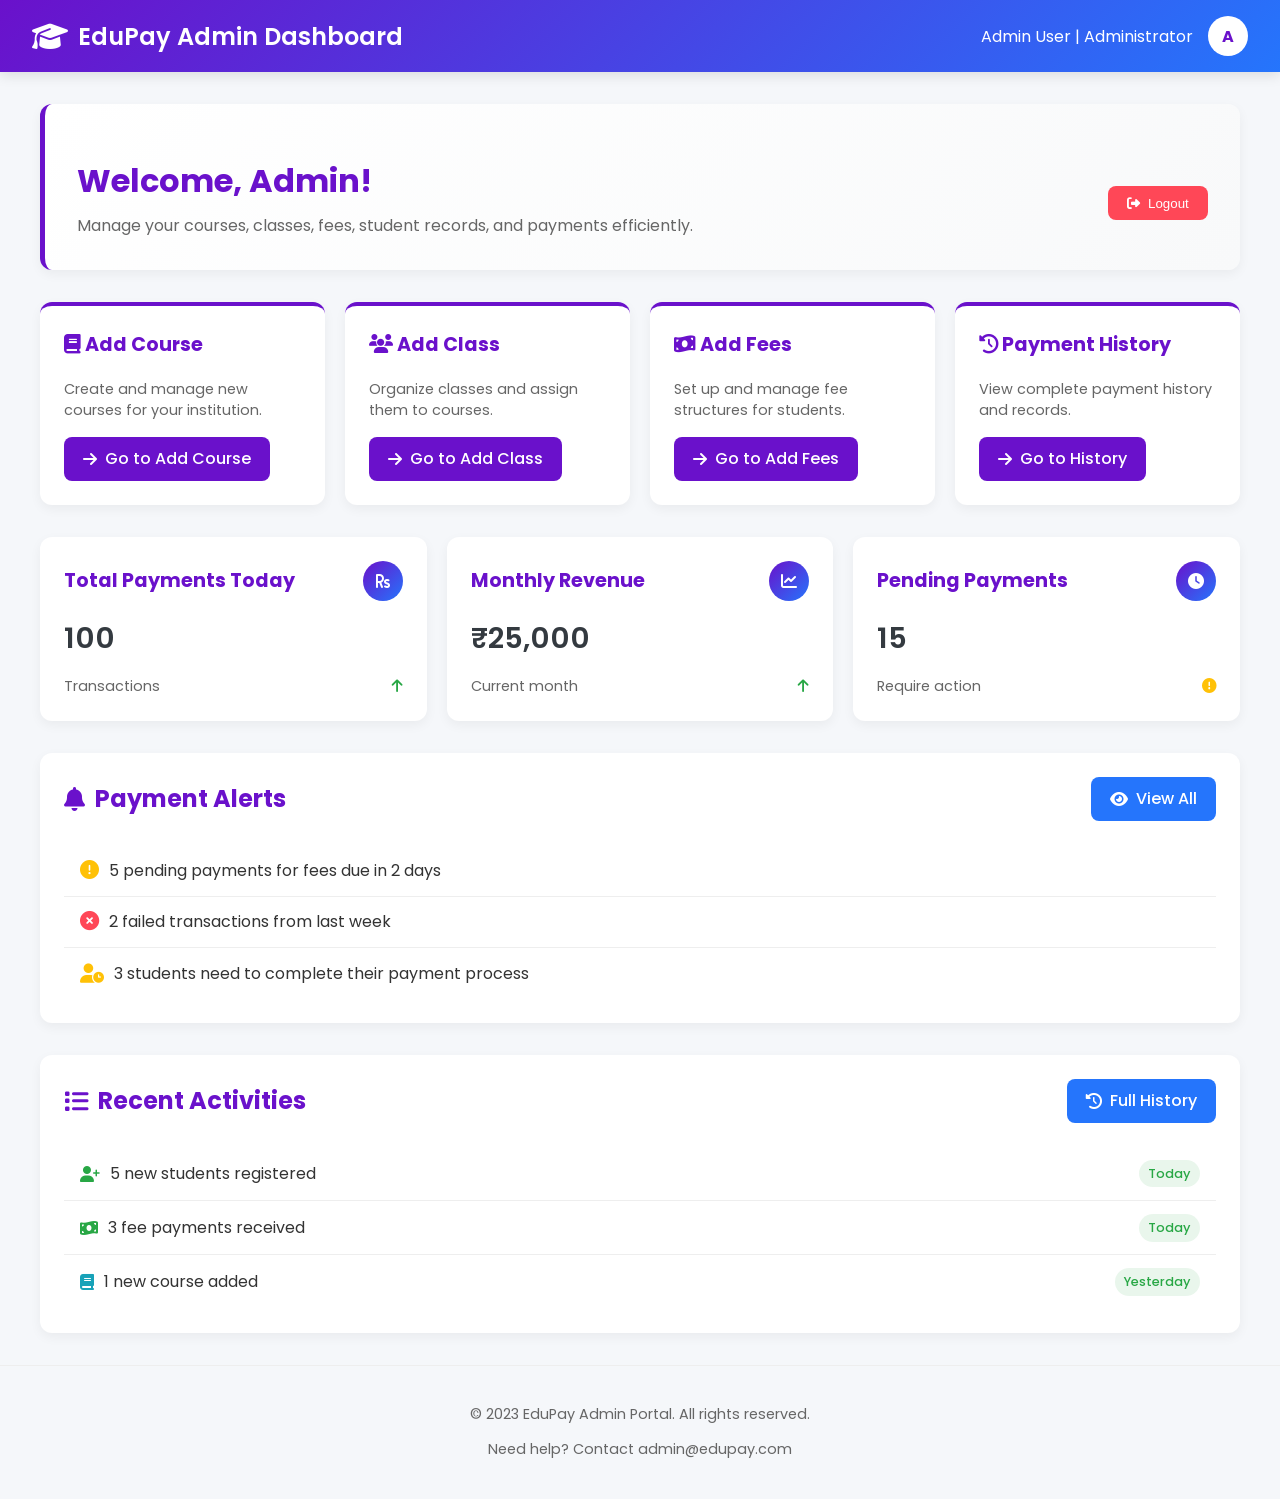
<file: src/main/resources/templates/admin/dashboard.html>
<!DOCTYPE html>
<html xmlns:th="http://www.thymeleaf.org" lang="en">
<head>
    <meta charset="UTF-8"/>
    <meta name="viewport" content="width=device-width, initial-scale=1.0">
    <title>Admin Dashboard</title>
    <link href="https://fonts.googleapis.com/css2?family=Poppins:wght@300;400;500;600;700&display=swap" rel="stylesheet">
    <link rel="stylesheet" href="https://cdnjs.cloudflare.com/ajax/libs/font-awesome/6.4.0/css/all.min.css">
    <style>
        :root {
            --primary: #6a11cb;
            --secondary: #2575fc;
            --accent: #ff4757;
            --light: #f8f9fa;
            --dark: #343a40;
            --success: #28a745;
            --warning: #ffc107;
            --info: #17a2b8;
        }
        
        body {
            font-family: 'Poppins', sans-serif;
            background-color: #f5f7fa;
            margin: 0;
            padding: 0;
            color: #333;
        }

        .header {
            background: linear-gradient(135deg, var(--primary), var(--secondary));
            color: white;
            padding: 1rem 2rem;
            display: flex;
            justify-content: space-between;
            align-items: center;
            box-shadow: 0 4px 12px rgba(0, 0, 0, 0.1);
            position: sticky;
            top: 0;
            z-index: 100;
        }

        .logo {
            display: flex;
            align-items: center;
            gap: 10px;
            font-size: 1.5rem;
            font-weight: 600;
        }

        .logo i {
            font-size: 1.8rem;
        }

        .user-info {
            display: flex;
            align-items: center;
            gap: 15px;
        }

        .user-avatar {
            width: 40px;
            height: 40px;
            border-radius: 50%;
            background-color: white;
            display: flex;
            align-items: center;
            justify-content: center;
            color: var(--primary);
            font-weight: bold;
        }

        .container {
            max-width: 1200px;
            margin: 2rem auto;
            padding: 0 20px;
        }

        .welcome-banner {
            background: linear-gradient(135deg, #ffffff, #f8f9fa);
            border-radius: 12px;
            padding: 2rem;
            margin-bottom: 2rem;
            box-shadow: 0 4px 12px rgba(0, 0, 0, 0.05);
            display: flex;
            justify-content: space-between;
            align-items: center;
            border-left: 5px solid var(--primary);
        }

        .welcome-text h1 {
            color: var(--primary);
            font-size: 2rem;
            margin-bottom: 0.5rem;
        }

        .welcome-text p {
            color: #666;
            font-size: 1rem;
            margin: 0;
        }

        .quick-actions {
            display: grid;
            grid-template-columns: repeat(auto-fit, minmax(250px, 1fr));
            gap: 20px;
            margin-bottom: 2rem;
        }

        .action-card {
            background-color: white;
            border-radius: 12px;
            padding: 1.5rem;
            box-shadow: 0 4px 12px rgba(0, 0, 0, 0.05);
            transition: transform 0.3s ease, box-shadow 0.3s ease;
            border-top: 4px solid var(--primary);
        }

        .action-card:hover {
            transform: translateY(-5px);
            box-shadow: 0 8px 20px rgba(0, 0, 0, 0.1);
        }

        .action-card h3 {
            color: var(--primary);
            font-size: 1.2rem;
            margin-top: 0;
        }

        .action-card p {
            color: #666;
            font-size: 0.9rem;
            margin: 0.5rem 0 1rem;
        }

        .dashboard-grid {
            display: grid;
            grid-template-columns: repeat(auto-fit, minmax(300px, 1fr));
            gap: 20px;
            margin-bottom: 2rem;
        }

        .dashboard-card {
            background-color: white;
            border-radius: 12px;
            padding: 1.5rem;
            box-shadow: 0 4px 12px rgba(0, 0, 0, 0.05);
            transition: transform 0.3s ease, box-shadow 0.3s ease;
        }

        .dashboard-card:hover {
            transform: translateY(-5px);
            box-shadow: 0 8px 20px rgba(0, 0, 0, 0.1);
        }

        .card-header {
            display: flex;
            align-items: center;
            justify-content: space-between;
            margin-bottom: 1rem;
        }

        .card-header h2 {
            color: var(--primary);
            font-size: 1.2rem;
            margin: 0;
        }

        .card-icon {
            width: 40px;
            height: 40px;
            border-radius: 50%;
            background: linear-gradient(135deg, var(--primary), var(--secondary));
            display: flex;
            align-items: center;
            justify-content: center;
            color: white;
        }

        .card-value {
            font-size: 1.8rem;
            font-weight: 600;
            color: var(--dark);
            margin: 0.5rem 0;
        }

        .card-footer {
            display: flex;
            justify-content: space-between;
            align-items: center;
            margin-top: 1rem;
            color: #666;
            font-size: 0.9rem;
        }

        .btn {
            display: inline-flex;
            align-items: center;
            gap: 8px;
            padding: 0.6rem 1.2rem;
            border-radius: 8px;
            text-decoration: none;
            font-weight: 500;
            transition: all 0.3s ease;
            cursor: pointer;
        }

        .btn-primary {
            background-color: var(--primary);
            color: white;
            border: none;
        }

        .btn-primary:hover {
            background-color: #5a0db0;
            transform: translateY(-2px);
            box-shadow: 0 4px 8px rgba(106, 17, 203, 0.2);
        }

        .btn-secondary {
            background-color: var(--secondary);
            color: white;
            border: none;
        }

        .btn-secondary:hover {
            background-color: #1c65e0;
            transform: translateY(-2px);
            box-shadow: 0 4px 8px rgba(37, 117, 252, 0.2);
        }

        .btn-danger {
            background-color: var(--accent);
            color: white;
            border: none;
        }

        .btn-danger:hover {
            background-color: #e84141;
            transform: translateY(-2px);
            box-shadow: 0 4px 8px rgba(255, 71, 87, 0.2);
        }

        .dashboard-section {
            background-color: white;
            border-radius: 12px;
            padding: 1.5rem;
            margin-bottom: 2rem;
            box-shadow: 0 4px 12px rgba(0, 0, 0, 0.05);
        }

        .section-header {
            display: flex;
            justify-content: space-between;
            align-items: center;
            margin-bottom: 1.5rem;
        }

        .section-header h2 {
            color: var(--primary);
            font-size: 1.5rem;
            margin: 0;
            display: flex;
            align-items: center;
            gap: 10px;
        }

        .alert-list {
            list-style-type: none;
            padding: 0;
            margin: 0;
        }

        .alert-list li {
            padding: 0.8rem 1rem;
            border-bottom: 1px solid #eee;
            display: flex;
            align-items: center;
            gap: 10px;
        }

        .alert-list li:last-child {
            border-bottom: none;
        }

        .alert-icon {
            color: var(--warning);
            font-size: 1.2rem;
        }

        .status-badge {
            padding: 0.3rem 0.6rem;
            border-radius: 20px;
            font-size: 0.8rem;
            font-weight: 500;
        }

        .status-success {
            background-color: rgba(40, 167, 69, 0.1);
            color: var(--success);
        }

        .status-pending {
            background-color: rgba(255, 193, 7, 0.1);
            color: var(--warning);
        }

        .status-failed {
            background-color: rgba(255, 71, 87, 0.1);
            color: var(--accent);
        }

        .footer {
            text-align: center;
            padding: 1.5rem;
            color: #666;
            font-size: 0.9rem;
            border-top: 1px solid #eee;
            margin-top: 2rem;
        }

        @media (max-width: 768px) {
            .header {
                flex-direction: column;
                align-items: flex-start;
                gap: 10px;
                padding: 1rem;
            }
            
            .user-info {
                width: 100%;
                justify-content: space-between;
            }
            
            .welcome-banner {
                flex-direction: column;
                gap: 20px;
            }
            
            .dashboard-grid {
                grid-template-columns: 1fr;
            }
        }
    </style>
</head>
<body>
    <!-- Header -->
    <header class="header">
        <div class="logo">
            <i class="fas fa-graduation-cap"></i>
            <span>EduPay Admin Dashboard</span>
        </div>
        <div class="user-info">
            <div>
                <span>Admin User</span>
                <span> | Administrator</span>
            </div>
            <div class="user-avatar">A</div>
        </div>
    </header>

    <div class="container">
        <!-- Welcome Banner -->
        <div class="welcome-banner">
            <div class="welcome-text">
                <h1>Welcome, Admin!</h1>
                <p>Manage your courses, classes, fees, student records, and payments efficiently.</p>
            </div>
             <!-- Logout Button  -->
        <div style="text-align: center; margin-top: 2rem;">
            <form th:action="@{/admin/logout}" method="post">
                <button type="submit" class="btn btn-danger">
                    <i class="fas fa-sign-out-alt"></i> Logout
                </button>
            </form>
        </div>
        </div>

        <!-- Quick Actions -->
        <div class="quick-actions">
            <div class="action-card">
                <h3><i class="fas fa-book"></i> Add Course</h3>
                <p>Create and manage new courses for your institution.</p>
                <a href="/admin/addCourse" class="btn btn-primary">
                    <i class="fas fa-arrow-right"></i> Go to Add Course
                </a>
            </div>
            <div class="action-card">
                <h3><i class="fas fa-users"></i> Add Class</h3>
                <p>Organize classes and assign them to courses.</p>
                <a href="/admin/addClass" class="btn btn-primary">
                    <i class="fas fa-arrow-right"></i> Go to Add Class
                </a>
            </div>
            <div class="action-card">
                <h3><i class="fas fa-money-bill-wave"></i> Add Fees</h3>
                <p>Set up and manage fee structures for students.</p>
                <a href="/admin/addFees" class="btn btn-primary">
                    <i class="fas fa-arrow-right"></i> Go to Add Fees
                </a>
            </div>
            
            <div class="action-card">
                <h3><i class="fas fa-history"></i> Payment History</h3>
                <p>View complete payment history and records.</p>
                <a href="/admin/paymenthistory" class="btn btn-primary">
                    <i class="fas fa-arrow-right"></i> Go to History
                </a>
            </div>
        </div>

        <!-- Stats Cards -->
        <div class="dashboard-grid">
            <div class="dashboard-card">
                <div class="card-header">
                    <h2>Total Payments Today</h2>
                    <div class="card-icon">
                        <i class="fas fa-rupee-sign"></i>
                    </div>
                </div>
                <div class="card-value">100</div>
                <div class="card-footer">
                    <span>Transactions</span>
                    <i class="fas fa-arrow-up" style="color: var(--success);"></i>
                </div>
            </div>
            <div class="dashboard-card">
                <div class="card-header">
                    <h2>Monthly Revenue</h2>
                    <div class="card-icon">
                        <i class="fas fa-chart-line"></i>
                    </div>
                </div>
                <div class="card-value">₹25,000</div>
                <div class="card-footer">
                    <span>Current month</span>
                    <i class="fas fa-arrow-up" style="color: var(--success);"></i>
                </div>
            </div>
            <div class="dashboard-card">
                <div class="card-header">
                    <h2>Pending Payments</h2>
                    <div class="card-icon">
                        <i class="fas fa-clock"></i>
                    </div>
                </div>
                <div class="card-value">15</div>
                <div class="card-footer">
                    <span>Require action</span>
                    <i class="fas fa-exclamation-circle" style="color: var(--warning);"></i>
                </div>
            </div>
        </div>

        <!-- Payment Alerts Section -->
        <div class="dashboard-section">
            <div class="section-header">
                <h2><i class="fas fa-bell"></i> Payment Alerts</h2>
                <a href="#" class="btn btn-secondary">
                    <i class="fas fa-eye"></i> View All
                </a>
            </div>
            
            <ul class="alert-list">
                <li>
                    <i class="fas fa-exclamation-circle alert-icon"></i>
                    <span>5 pending payments for fees due in 2 days</span>
                </li>
                <li>
                    <i class="fas fa-times-circle alert-icon" style="color: var(--accent);"></i>
                    <span>2 failed transactions from last week</span>
                </li>
                <li>
                    <i class="fas fa-user-clock alert-icon"></i>
                    <span>3 students need to complete their payment process</span>
                </li>
            </ul>
        </div>

        <!-- Recent Activities Section -->
        <div class="dashboard-section">
            <div class="section-header">
                <h2><i class="fas fa-list"></i> Recent Activities</h2>
                <a href="#" class="btn btn-secondary">
                    <i class="fas fa-history"></i> Full History
                </a>
            </div>
            
            <ul class="alert-list">
                <li>
                    <i class="fas fa-user-plus" style="color: var(--success);"></i>
                    <span>5 new students registered</span>
                    <span class="status-badge status-success" style="margin-left: auto;">Today</span>
                </li>
                <li>
                    <i class="fas fa-money-bill-wave" style="color: var(--success);"></i>
                    <span>3 fee payments received</span>
                    <span class="status-badge status-success" style="margin-left: auto;">Today</span>
                </li>
                <li>
                    <i class="fas fa-book" style="color: var(--info);"></i>
                    <span>1 new course added</span>
                    <span class="status-badge status-success" style="margin-left: auto;">Yesterday</span>
                </li>
            </ul>
        </div>
    </div>

    <!-- Footer -->
    <footer class="footer">
        <p>© 2023 EduPay Admin Portal. All rights reserved.</p>
        <p>Need help? Contact admin@edupay.com</p>
    </footer>
</body>
</html>
</file>
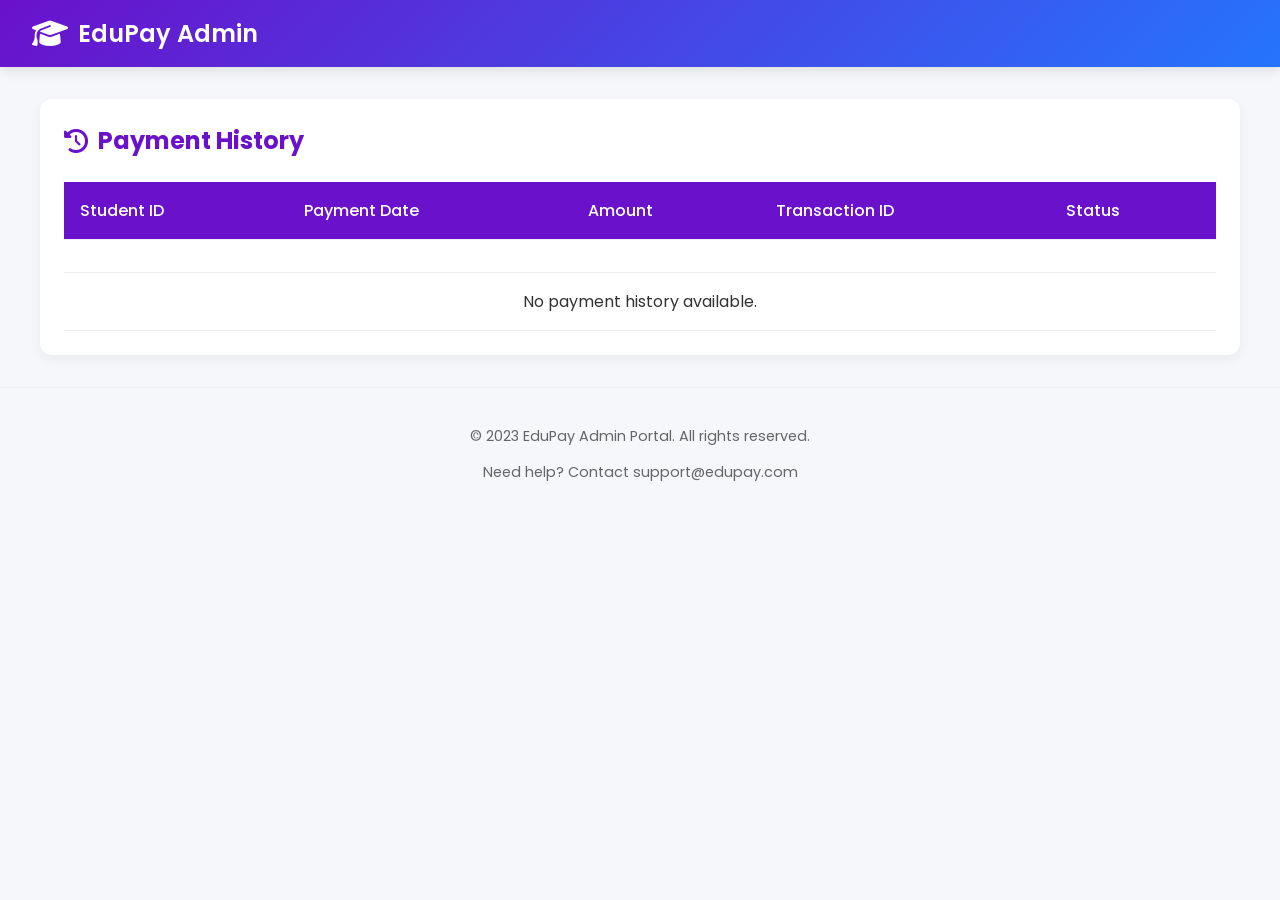
<file: src/main/resources/templates/admin/paymenthistory.html>
<!DOCTYPE html>
<html xmlns:th="http://www.thymeleaf.org">
<head>
    <meta charset="UTF-8"/>
    <meta name="viewport" content="width=device-width, initial-scale=1.0">
    <title>Payment History</title>
    <link href="https://fonts.googleapis.com/css2?family=Poppins:wght@300;400;500;600;700&display=swap" rel="stylesheet">
    <link rel="stylesheet" href="https://cdnjs.cloudflare.com/ajax/libs/font-awesome/6.4.0/css/all.min.css">
    <style>
        :root {
            --primary: #6a11cb;
            --secondary: #2575fc;
            --accent: #ff4757;
            --light: #f8f9fa;
            --dark: #343a40;
            --success: #28a745;
            --warning: #ffc107;
            --info: #17a2b8;
        }

        body {
            font-family: 'Poppins', sans-serif;
            background-color: #f5f7fa;
            margin: 0;
            padding: 0;
            color: #333;
        }

        .header {
            background: linear-gradient(135deg, var(--primary), var(--secondary));
            color: white;
            padding: 1rem 2rem;
            display: flex;
            justify-content: space-between;
            align-items: center;
            box-shadow: 0 4px 12px rgba(0, 0, 0, 0.1);
            position: sticky;
            top: 0;
            z-index: 100;
        }

        .logo {
            display: flex;
            align-items: center;
            gap: 10px;
            font-size: 1.5rem;
            font-weight: 600;
        }

        .logo i {
            font-size: 1.8rem;
        }

        .container {
            max-width: 1200px;
            margin: 2rem auto;
            padding: 0 20px;
        }

        .dashboard-section {
            background-color: white;
            border-radius: 12px;
            padding: 1.5rem;
            margin-bottom: 2rem;
            box-shadow: 0 4px 12px rgba(0, 0, 0, 0.05);
        }

        .section-header {
            display: flex;
            justify-content: space-between;
            align-items: center;
            margin-bottom: 1.5rem;
        }

        .section-header h2 {
            color: var(--primary);
            font-size: 1.5rem;
            margin: 0;
            display: flex;
            align-items: center;
            gap: 10px;
        }

        table {
            width: 100%;
            border-collapse: collapse;
            margin-top: 1rem;
        }

        th, td {
            padding: 1rem;
            text-align: left;
            border-bottom: 1px solid #eee;
        }

        th {
            background-color: var(--primary);
            color: white;
            font-weight: 500;
        }

        tr:hover {
            background-color: #f9f9f9;
        }

        .status-badge {
            padding: 0.3rem 0.6rem;
            border-radius: 20px;
            font-size: 0.8rem;
            font-weight: 500;
        }

        .status-success {
            background-color: rgba(40, 167, 69, 0.1);
            color: var(--success);
        }

        .status-pending {
            background-color: rgba(255, 193, 7, 0.1);
            color: var(--warning);
        }

        .status-failed {
            background-color: rgba(255, 71, 87, 0.1);
            color: var(--accent);
        }

        .footer {
            text-align: center;
            padding: 1.5rem;
            color: #666;
            font-size: 0.9rem;
            border-top: 1px solid #eee;
            margin-top: 2rem;
        }
    </style>
</head>
<body>
    <header class="header">
        <div class="logo">
            <i class="fas fa-graduation-cap"></i>
            <span>EduPay Admin</span>
        </div>
    </header>

    <div class="container">
        <div class="dashboard-section">
            <div class="section-header">
                <h2><i class="fas fa-history"></i> Payment History</h2>
            </div>
            <table>
                <thead>
                    <tr>
                        <th>Student ID</th>
                        <th>Payment Date</th>
                        <th>Amount</th>
                        <th>Transaction ID</th>
                        <th>Status</th>
                    </tr>
                </thead>
                <tbody>
                    <tr th:each="payment : ${payments}">
                        <td th:text="${payment.studentId}"></td>
                        <td th:text="${payment.paymentDate}"></td>
                        <td th:text="${payment.amount}"></td>
                        <td th:text="${payment.transactionId}"></td>
                        <td>
                            <span th:classappend="${payment.status == 'SUCCESS' ? 'status-badge status-success' :
                                                        (payment.status == 'PENDING' ? 'status-badge status-pending' :
                                                        'status-badge status-failed')}"
                                  th:text="${payment.status}">
                            </span>
                        </td>
                    </tr>
                    <tr th:if="${payments == null or payments.isEmpty()}">
                        <td colspan="5" style="text-align: center;">No payment history available.</td>
                    </tr>
                </tbody>
            </table>
        </div>
    </div>

    <footer class="footer">
        <p>© 2023 EduPay Admin Portal. All rights reserved.</p>
        <p>Need help? Contact support@edupay.com</p>
    </footer>
</body>
</html>
</file>
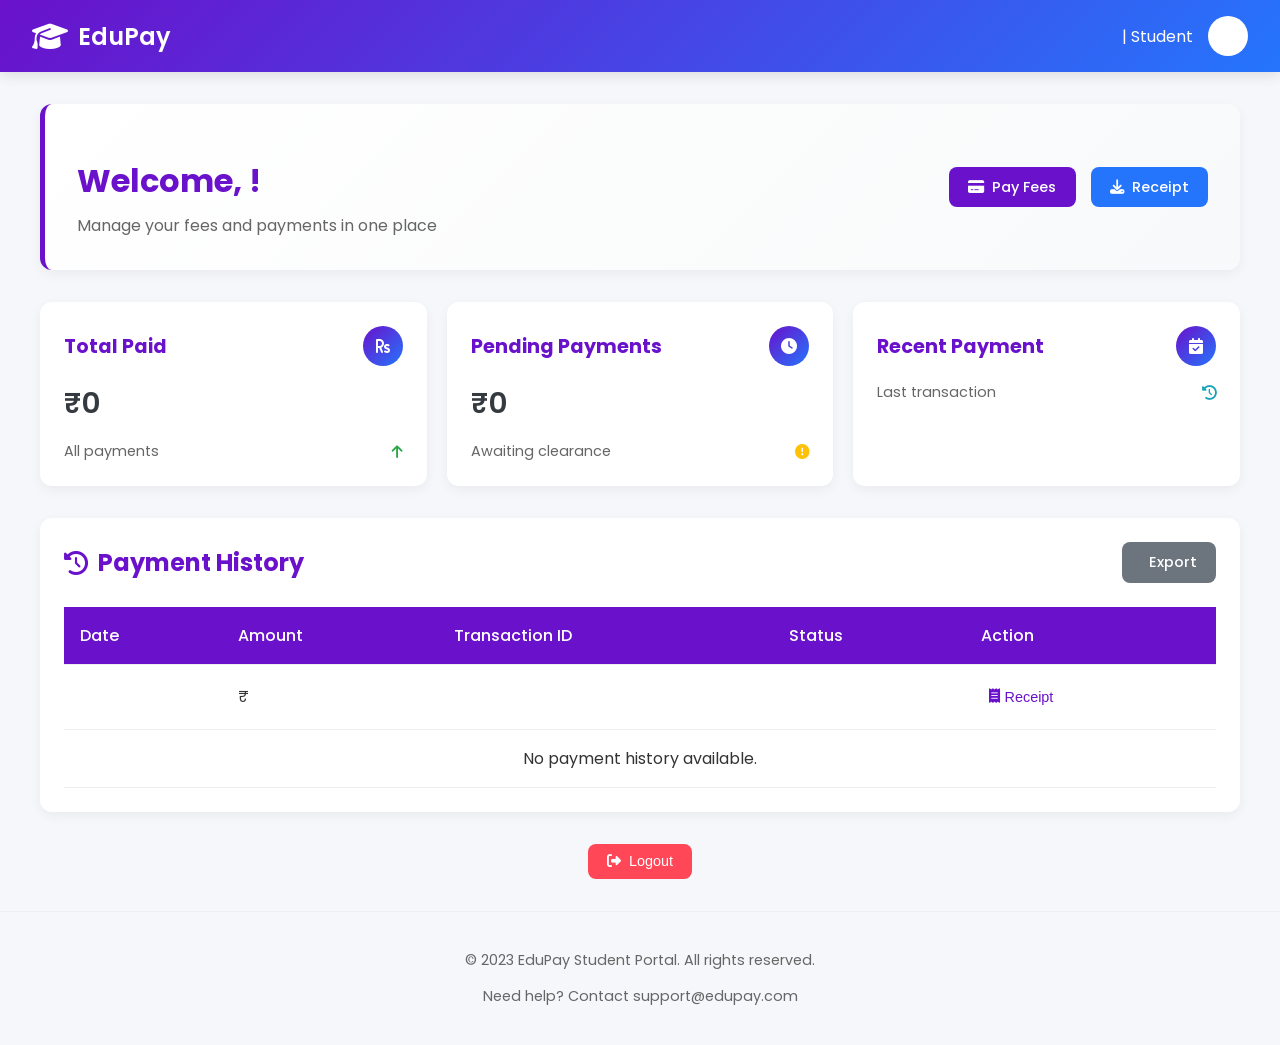
<file: src/main/resources/templates/student/dashboard.html>
<!DOCTYPE html>
<html lang="en" xmlns:th="http://www.thymeleaf.org">
<head>
    <meta charset="UTF-8"/>
    <meta name="viewport" content="width=device-width, initial-scale=1.0">
    <meta http-equiv="Cache-Control" content="no-cache, no-store, must-revalidate">
    <meta http-equiv="Pragma" content="no-cache">
    <meta http-equiv="Expires" content="0">
    <title>Student Dashboard</title>
    <link href="https://fonts.googleapis.com/css2?family=Poppins:wght@300;400;500;600;700&display=swap" rel="stylesheet">
    <link rel="stylesheet" href="https://cdnjs.cloudflare.com/ajax/libs/font-awesome/6.4.0/css/all.min.css">
    <style>
        :root {
            --primary: #6a11cb;
            --secondary: #2575fc;
            --accent: #ff4757;
            --light: #f8f9fa;
            --dark: #343a40;
            --success: #28a745;
            --warning: #ffc107;
            --info: #17a2b8;
            --gray: #6c757d;
        }
        
        body {
            font-family: 'Poppins', sans-serif;
            background-color: #f5f7fa;
            margin: 0;
            padding: 0;
            color: #333;
        }

        .header {
            background: linear-gradient(135deg, var(--primary), var(--secondary));
            color: white;
            padding: 1rem 2rem;
            display: flex;
            justify-content: space-between;
            align-items: center;
            box-shadow: 0 4px 12px rgba(0, 0, 0, 0.1);
            position: sticky;
            top: 0;
            z-index: 100;
        }

        .logo {
            display: flex;
            align-items: center;
            gap: 10px;
            font-size: 1.5rem;
            font-weight: 600;
        }

        .logo i {
            font-size: 1.8rem;
        }

        .user-info {
            display: flex;
            align-items: center;
            gap: 15px;
        }

        .user-avatar {
            width: 40px;
            height: 40px;
            border-radius: 50%;
            background-color: white;
            display: flex;
            align-items: center;
            justify-content: center;
            color: var(--primary);
            font-weight: bold;
        }

        .container {
            max-width: 1200px;
            margin: 2rem auto;
            padding: 0 20px;
        }

        .welcome-banner {
            background: linear-gradient(135deg, #ffffff, #f8f9fa);
            border-radius: 12px;
            padding: 2rem;
            margin-bottom: 2rem;
            box-shadow: 0 4px 12px rgba(0, 0, 0, 0.05);
            display: flex;
            justify-content: space-between;
            align-items: center;
            border-left: 5px solid var(--primary);
        }

        .welcome-text h1 {
            color: var(--primary);
            font-size: 2rem;
            margin-bottom: 0.5rem;
        }

        .welcome-text p {
            color: #666;
            font-size: 1rem;
            margin: 0;
        }

        .quick-actions {
            display: flex;
            gap: 15px;
        }

        .dashboard-grid {
            display: grid;
            grid-template-columns: repeat(auto-fit, minmax(300px, 1fr));
            gap: 20px;
            margin-bottom: 2rem;
        }

        .dashboard-card {
            background-color: white;
            border-radius: 12px;
            padding: 1.5rem;
            box-shadow: 0 4px 12px rgba(0, 0, 0, 0.05);
            transition: transform 0.3s ease, box-shadow 0.3s ease;
        }

        .dashboard-card:hover {
            transform: translateY(-5px);
            box-shadow: 0 8px 20px rgba(0, 0, 0, 0.1);
        }

        .card-header {
            display: flex;
            align-items: center;
            justify-content: space-between;
            margin-bottom: 1rem;
        }

        .card-header h2 {
            color: var(--primary);
            font-size: 1.2rem;
            margin: 0;
        }

        .card-icon {
            width: 40px;
            height: 40px;
            border-radius: 50%;
            background: linear-gradient(135deg, var(--primary), var(--secondary));
            display: flex;
            align-items: center;
            justify-content: center;
            color: white;
        }

        .card-value {
            font-size: 1.8rem;
            font-weight: 600;
            color: var(--dark);
            margin: 0.5rem 0;
        }

        .card-footer {
            display: flex;
            justify-content: space-between;
            align-items: center;
            margin-top: 1rem;
            color: #666;
            font-size: 0.9rem;
        }

        .btn {
            display: inline-flex;
            align-items: center;
            gap: 8px;
            padding: 0.6rem 1.2rem;
            border-radius: 8px;
            text-decoration: none;
            font-weight: 500;
            transition: all 0.3s ease;
            cursor: pointer;
            border: none;
            font-size: 0.9rem;
        }

        .btn-primary {
            background-color: var(--primary);
            color: white;
        }

        .btn-primary:hover {
            background-color: #5a0db0;
            transform: translateY(-2px);
            box-shadow: 0 4px 8px rgba(106, 17, 203, 0.2);
        }

        .btn-secondary {
            background-color: var(--secondary);
            color: white;
        }

        .btn-secondary:hover {
            background-color: #1c65e0;
            transform: translateY(-2px);
            box-shadow: 0 4px 8px rgba(37, 117, 252, 0.2);
        }

        .btn-danger {
            background-color: var(--accent);
            color: white;
        }

        .btn-danger:hover {
            background-color: #e84141;
            transform: translateY(-2px);
            box-shadow: 0 4px 8px rgba(255, 71, 87, 0.2);
        }

        .btn-gray {
            background-color: var(--gray);
            color: white;
        }

        .btn-gray:hover {
            background-color: #5a6268;
            transform: translateY(-2px);
            box-shadow: 0 4px 8px rgba(108, 117, 125, 0.2);
        }

        .dashboard-section {
            background-color: white;
            border-radius: 12px;
            padding: 1.5rem;
            margin-bottom: 2rem;
            box-shadow: 0 4px 12px rgba(0, 0, 0, 0.05);
            overflow-x: auto;
        }

        .section-header {
            display: flex;
            justify-content: space-between;
            align-items: center;
            margin-bottom: 1.5rem;
            flex-wrap: wrap;
            gap: 1rem;
        }

        .section-header h2 {
            color: var(--primary);
            font-size: 1.5rem;
            margin: 0;
            display: flex;
            align-items: center;
            gap: 10px;
        }

        table {
            width: 100%;
            border-collapse: collapse;
            margin-top: 1rem;
            min-width: 600px;
        }

        th, td {
            padding: 1rem;
            text-align: left;
            border-bottom: 1px solid #eee;
        }

        th {
            background-color: var(--primary);
            color: white;
            font-weight: 500;
            position: sticky;
            top: 0;
        }

        tr:hover {
            background-color: #f9f9f9;
        }

        .status-badge {
            padding: 0.3rem 0.6rem;
            border-radius: 20px;
            font-size: 0.8rem;
            font-weight: 500;
            display: inline-block;
            min-width: 80px;
            text-align: center;
        }

        .status-success {
            background-color: rgba(40, 167, 69, 0.1);
            color: var(--success);
        }

        .status-pending {
            background-color: rgba(255, 193, 7, 0.1);
            color: var(--warning);
        }

        .status-failed {
            background-color: rgba(255, 71, 87, 0.1);
            color: var(--accent);
        }

        .action-btn {
            background: none;
            border: none;
            color: var(--primary);
            cursor: pointer;
            font-size: 0.9rem;
            display: flex;
            align-items: center;
            gap: 5px;
            padding: 0.5rem;
            border-radius: 4px;
            transition: all 0.2s ease;
        }

        .action-btn:hover {
            background-color: rgba(106, 17, 203, 0.1);
            text-decoration: none;
        }

        .footer {
            text-align: center;
            padding: 1.5rem;
            color: #666;
            font-size: 0.9rem;
            border-top: 1px solid #eee;
            margin-top: 2rem;
        }

        .logout-container {
            text-align: center;
            margin-top: 2rem;
        }

        /* Responsive Improvements */
        @media (max-width: 1024px) {
            .welcome-banner {
                flex-direction: column;
                align-items: flex-start;
                gap: 1.5rem;
            }
            
            .quick-actions {
                width: 100%;
                flex-wrap: wrap;
            }
            
            .btn {
                flex-grow: 1;
                justify-content: center;
            }
        }

        @media (max-width: 768px) {
            .header {
                flex-direction: column;
                align-items: flex-start;
                gap: 1rem;
                padding: 1rem;
            }
            
            .user-info {
                width: 100%;
                justify-content: space-between;
            }
            
            .welcome-text h1 {
                font-size: 1.5rem;
            }
            
            .card-value {
                font-size: 1.5rem;
            }
            
            .dashboard-grid {
                grid-template-columns: 1fr;
            }
            
            .section-header {
                flex-direction: column;
                align-items: flex-start;
            }
            
            .section-header h2 {
                font-size: 1.3rem;
            }
        }

        @media (max-width: 576px) {
            .container {
                padding: 0 15px;
            }
            
            .welcome-banner {
                padding: 1.5rem;
            }
            
            .dashboard-card {
                padding: 1.2rem;
            }
            
            th, td {
                padding: 0.75rem 0.5rem;
                font-size: 0.85rem;
            }
            
            .status-badge {
                min-width: 70px;
                font-size: 0.75rem;
                padding: 0.2rem 0.5rem;
            }
            
            .action-btn {
                font-size: 0.8rem;
                padding: 0.3rem;
            }
            
            .btn {
                padding: 0.5rem 1rem;
                font-size: 0.85rem;
            }
        }

        @media (max-width: 400px) {
            .logo {
                font-size: 1.2rem;
            }
            
            .logo i {
                font-size: 1.5rem;
            }
            
            .user-avatar {
                width: 35px;
                height: 35px;
                font-size: 0.9rem;
            }
            
            .welcome-text h1 {
                font-size: 1.3rem;
            }
            
            .card-header h2 {
                font-size: 1.1rem;
            }
            
            .card-icon {
                width: 35px;
                height: 35px;
                font-size: 0.9rem;
            }
        }
    </style>
</head>
<body>
    <script>
        window.onpageshow = function(event) {
            if (event.persisted) {
                window.location.reload(); // Reload the page if it was restored from the cache
            }
        };
    </script>

    <!-- Header -->
    <header class="header">
        <div class="logo">
            <i class="fas fa-graduation-cap"></i>
            <span>EduPay</span>
        </div>
        <div class="user-info">
            <div>
                <span th:text="${student.userName}"></span>
                <span> | Student</span>
            </div>
            <div class="user-avatar" th:text="${student.userName.substring(0,1).toUpperCase()}"></div>
        </div>
    </header>

    <div class="container">
        <!-- Welcome Banner -->
        <div class="welcome-banner">
            <div class="welcome-text">
                <h1>Welcome, <span th:text="${student.userName}"></span>!</h1>
                <p th:text="${message}">Manage your fees and payments in one place</p>
            </div>
            <div class="quick-actions">
                <a href="/student/payfees" class="btn btn-primary">
                    <i class="fas fa-credit-card"></i> Pay Fees
                </a>
                <a href="#" class="btn btn-secondary">
                    <i class="fas fa-download"></i> Receipt
                </a>
            </div>
        </div>

        <!-- Stats Cards -->
        <div class="dashboard-grid">
            <div class="dashboard-card">
                <div class="card-header">
                    <h2>Total Paid</h2>
                    <div class="card-icon">
                        <i class="fas fa-rupee-sign"></i>
                    </div>
                </div>
                <div class="card-value">₹<span th:text="${totalPaid}">0</span></div>
                <div class="card-footer">
                    <span>All payments</span>
                    <i class="fas fa-arrow-up" style="color: var(--success);"></i>
                </div>
            </div>
            
            <div class="dashboard-card">
                <div class="card-header">
                    <h2>Pending Payments</h2>
                    <div class="card-icon">
                        <i class="fas fa-clock"></i>
                    </div>
                </div>
                <div class="card-value">₹<span th:text="${pendingPayments}">0</span></div>
                <div class="card-footer">
                    <span>Awaiting clearance</span>
                    <i class="fas fa-exclamation-circle" style="color: var(--warning);"></i>
                </div>
            </div>
            
            <div class="dashboard-card">
                <div class="card-header">
                    <h2>Recent Payment</h2>
                    <div class="card-icon">
                        <i class="fas fa-calendar-check"></i>
                    </div>
                </div>
                <div class="card-value" th:text="${recentPaymentDate} ?: 'N/A'"></div>
                <div class="card-footer">
                    <span>Last transaction</span>
                    <i class="fas fa-history" style="color: var(--info);"></i>
                </div>
            </div>
        </div>

        <!-- Payment History Section -->
        <div class="dashboard-section">
            <div class="section-header">
                <h2><i class="fas fa-history"></i> Payment History</h2>
                <div>
                    <a href="#" class="btn btn-gray">
                        <i class="fas fa-export"></i> Export
                    </a>
                </div>
            </div>
            
            <div class="table-container">
                <table>
                    <thead>
                        <tr>
                            <th>Date</th>
                            <th>Amount</th>
                            <th>Transaction ID</th>
                            <th>Status</th>
                            <th>Action</th>
                        </tr>
                    </thead>
                    <tbody>
                        <tr th:each="payment : ${paymentHistory}">
                            <td th:text="${payment.paymentDate}"></td>
                            <td>₹<span th:text="${payment.amount}"></span></td>
                            <td th:text="${payment.transactionId}"></td>
                            <td>
                                <span th:classappend="${payment.status == 'SUCCESS' ? 'status-badge status-success' : 
                                                    (payment.status == 'PENDING' ? 'status-badge status-pending' : 
                                                    'status-badge status-failed')}" 
                                      th:text="${payment.status}">
                                </span>
                            </td>
                            <td>
                                <button class="action-btn">
                                    <i class="fas fa-receipt"></i> Receipt
                                </button>
                            </td>
                        </tr>
                        <tr th:if="${paymentHistory == null or paymentHistory.isEmpty()}">
                            <td colspan="5" style="text-align: center;">No payment history available.</td>
                        </tr>
                    </tbody>
                </table>
            </div>
        </div>

        <!-- Logout Button -->
        <div class="logout-container">
            <form th:action="@{/student/logout}" method="post">
                <button type="submit" class="btn btn-danger">
                    <i class="fas fa-sign-out-alt"></i> Logout
                </button>
            </form>
        </div>
    </div>

    <!-- Footer -->
    <footer class="footer">
        <p>© 2023 EduPay Student Portal. All rights reserved.</p>
        <p>Need help? Contact support@edupay.com</p>
    </footer>
</body>
</html>
</file>
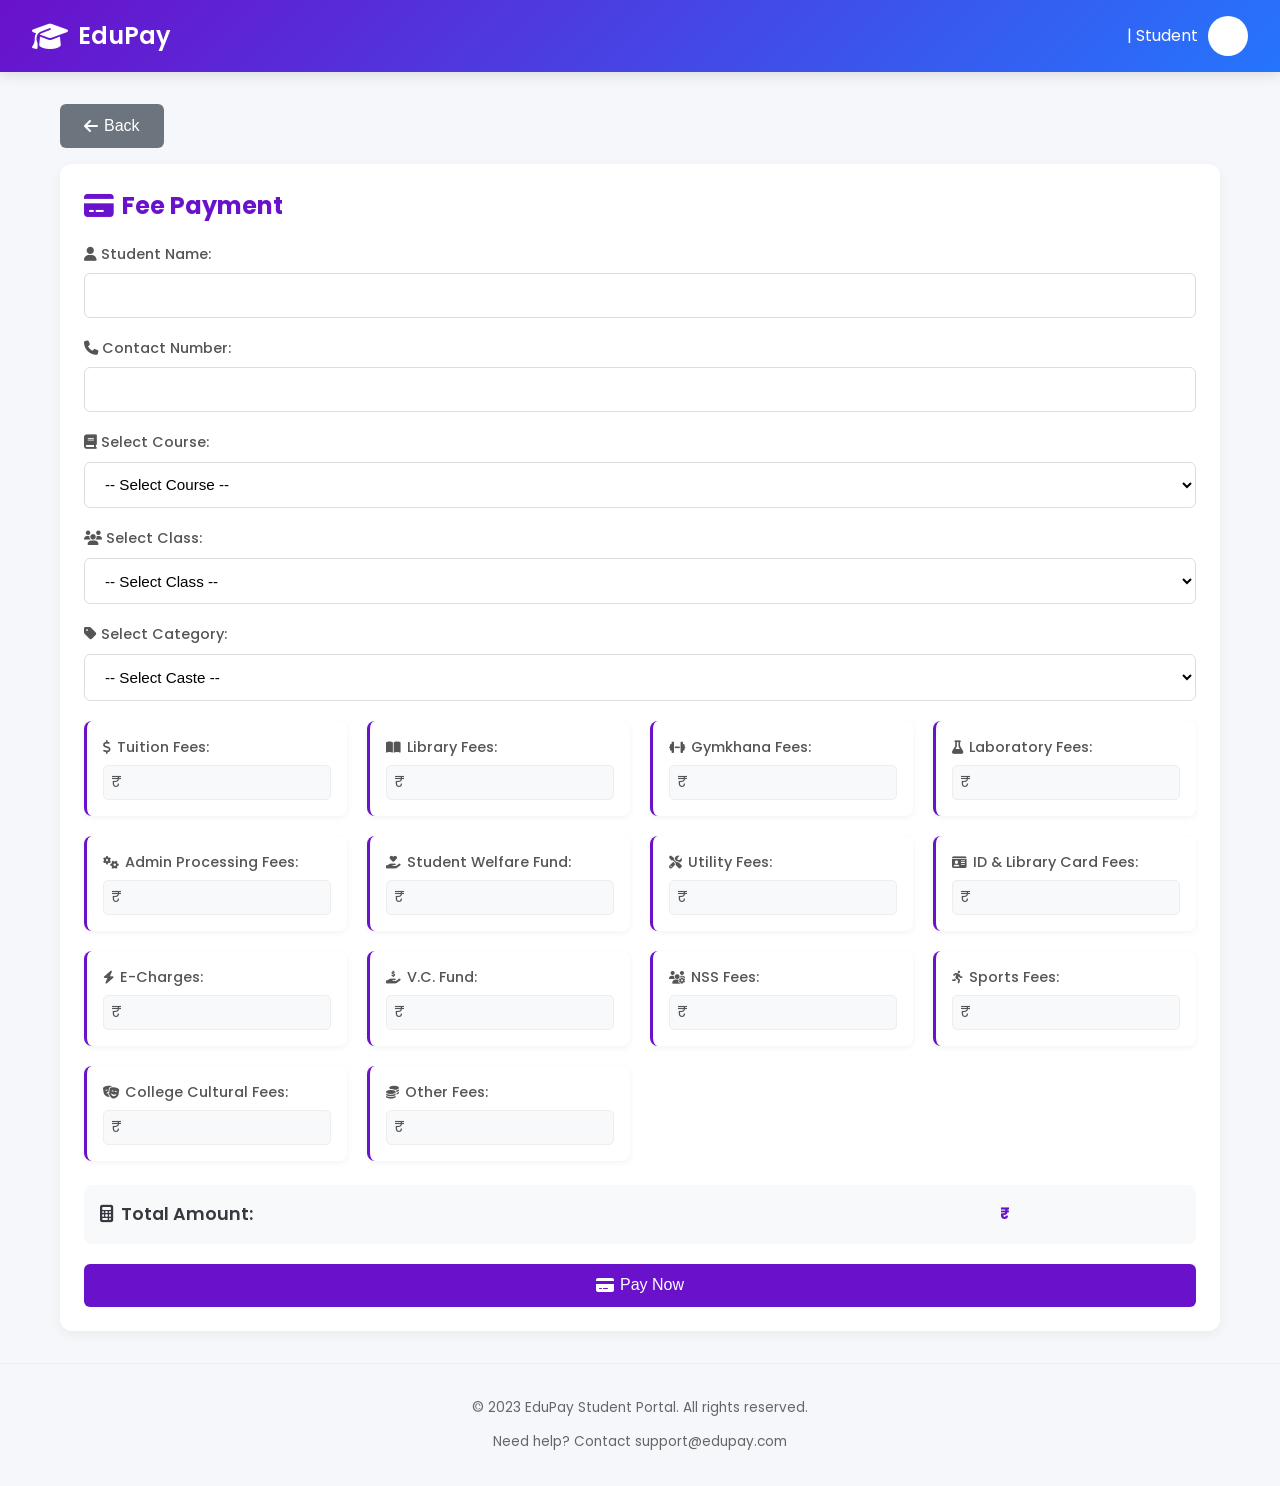
<file: src/main/resources/templates/student/payfees.html>
<!DOCTYPE html>
<html xmlns:th="http://www.thymeleaf.org">
<head>
    <meta charset="UTF-8"/>
    <meta name="viewport" content="width=device-width, initial-scale=1.0">
    <title>Fee Payment</title>
    <link href="https://fonts.googleapis.com/css2?family=Poppins:wght@300;400;500;600;700&display=swap" rel="stylesheet">
    <link rel="stylesheet" href="https://cdnjs.cloudflare.com/ajax/libs/font-awesome/6.4.0/css/all.min.css">
    <script src="https://ajax.googleapis.com/ajax/libs/jquery/3.5.1/jquery.min.js"></script>
    <style>
        :root {
            --primary: #6a11cb;
            --secondary: #2575fc;
            --accent: #ff4757;
            --light: #f8f9fa;
            --dark: #343a40;
            --success: #28a745;
            --warning: #ffc107;
            --info: #17a2b8;
            --gray: #6c757d;
        }
        
        * {
            box-sizing: border-box;
        }
        
        body {
            font-family: 'Poppins', sans-serif;
            background-color: #f5f7fa;
            margin: 0;
            padding: 0;
            color: #333;
            line-height: 1.5;
        }

        .header {
            background: linear-gradient(135deg, var(--primary), var(--secondary));
            color: white;
            padding: 1rem;
            display: flex;
            justify-content: space-between;
            align-items: center;
            box-shadow: 0 4px 12px rgba(0, 0, 0, 0.1);
            position: sticky;
            top: 0;
            z-index: 100;
        }

        .logo {
            display: flex;
            align-items: center;
            gap: 10px;
            font-size: 1.25rem;
            font-weight: 600;
        }

        .logo i {
            font-size: 1.5rem;
        }

        .user-info {
            display: flex;
            align-items: center;
            gap: 10px;
        }

        .user-avatar {
            width: 36px;
            height: 36px;
            border-radius: 50%;
            background-color: white;
            display: flex;
            align-items: center;
            justify-content: center;
            color: var(--primary);
            font-weight: bold;
            font-size: 0.9rem;
        }

        .container {
            max-width: 1200px;
            margin: 1.5rem auto;
            padding: 0 15px;
        }

        .back-button {
            margin-bottom: 1rem;
        }

        .dashboard-section {
            background-color: white;
            border-radius: 10px;
            padding: 1.25rem;
            margin-bottom: 1.5rem;
            box-shadow: 0 4px 12px rgba(0, 0, 0, 0.05);
        }

        .section-header {
            display: flex;
            justify-content: space-between;
            align-items: center;
            margin-bottom: 1.25rem;
        }

        .section-header h2 {
            color: var(--primary);
            font-size: 1.3rem;
            margin: 0;
            display: flex;
            align-items: center;
            gap: 8px;
        }

        .section-header h2 i {
            font-size: 1.1em;
        }

        .form-group {
            margin-bottom: 1.25rem;
        }

        .form-group label {
            display: block;
            font-weight: 500;
            margin-bottom: 0.5rem;
            color: #555;
            font-size: 0.9rem;
        }

        .form-group input,
        .form-group select {
            width: 100%;
            padding: 0.7rem 0.9rem;
            border: 1px solid #ddd;
            border-radius: 6px;
            font-size: 0.9rem;
            transition: all 0.2s ease;
            background-color: #fff;
        }

        .form-group input:focus,
        .form-group select:focus {
            border-color: var(--primary);
            outline: none;
            box-shadow: 0 0 0 3px rgba(106, 17, 203, 0.1);
        }

        .form-group input[readonly] {
            background-color: #f8f9fa;
            color: #555;
        }

        .fees-grid {
            display: grid;
            grid-template-columns: repeat(auto-fit, minmax(220px, 1fr));
            gap: 15px;
            margin-top: 1.25rem;
        }

        .fee-card {
            background-color: white;
            border-radius: 6px;
            padding: 0.9rem;
            box-shadow: 0 2px 6px rgba(0, 0, 0, 0.05);
            border-left: 3px solid var(--primary);
            transition: transform 0.2s ease, box-shadow 0.2s ease;
        }

        .fee-card:hover {
            transform: translateY(-2px);
            box-shadow: 0 4px 10px rgba(0, 0, 0, 0.1);
        }

        .fee-card label {
            font-weight: 500;
            color: #555;
            font-size: 0.85rem;
            display: flex;
            align-items: center;
            gap: 6px;
            margin-bottom: 0.4rem;
        }

        .fee-card label i {
            font-size: 0.9em;
        }

        .fee-input-container {
            position: relative;
        }

        .fee-card input {
            width: 100%;
            padding: 0.5rem 0.5rem 0.5rem 1.5rem;
            border: 1px solid #eee;
            border-radius: 5px;
            font-size: 0.95rem;
            font-weight: 500;
            text-align: right;
            background-color: #f8f9fa;
        }

        .fee-card .rupee-symbol {
            position: absolute;
            left: 0.5rem;
            top: 50%;
            transform: translateY(-50%);
            color: #555;
        }

        .total-amount {
            margin-top: 1.5rem;
            padding: 0.9rem;
            background-color: #f8f9fa;
            border-radius: 8px;
            display: flex;
            justify-content: space-between;
            align-items: center;
        }

        .total-amount label {
            font-weight: 600;
            color: var(--dark);
            font-size: 1rem;
            display: flex;
            align-items: center;
            gap: 8px;
        }

        .total-amount-input-container {
            position: relative;
        }


        .total-amount input {
            font-size: 1.2rem;
            font-weight: 700;
            color: var(--primary);
            border: none;
            background: transparent;
            text-align: right;
            width: auto;
            max-width: 180px;
            padding-left: 1.5rem;
        }

        .total-amount .rupee-symbol {
            position: absolute;
            left: 0;
            top: 50%;
            transform: translateY(-50%);
            color: var(--primary);
            font-weight: 700;
        }

        .btn {
            display: inline-flex;
            align-items: center;
            justify-content: center;
            gap: 6px;
            padding: 0.7rem 1.2rem;
            border-radius: 6px;
            text-decoration: none;
            font-weight: 500;
            transition: all 0.2s ease;
            cursor: pointer;
            border: none;
            font-size: 0.95rem;
            white-space: nowrap;
        }

        .btn-primary {
            background-color: var(--primary);
            color: white;
        }

        .btn-primary:hover {
            background-color: #5a0db0;
            transform: translateY(-2px);
            box-shadow: 0 4px 8px rgba(106, 17, 203, 0.2);
        }

        .btn-secondary {
            background-color: var(--gray);
            color: white;
        }

        .btn-secondary:hover {
            background-color: #5a6268;
            transform: translateY(-2px);
            box-shadow: 0 4px 8px rgba(108, 117, 125, 0.2);
        }

        .btn-block {
            display: flex;
            width: 100%;
            justify-content: center;
            margin-top: 1.25rem;
            padding: 0.9rem;
            font-size: 1rem;
        }

        .footer {
            text-align: center;
            padding: 1.25rem;
            color: #666;
            font-size: 0.85rem;
            border-top: 1px solid #eee;
            margin-top: 1.5rem;
        }

        /* Responsive Adjustments */
        @media (min-width: 768px) {
            .header {
                padding: 1rem 2rem;
            }
            
            .logo {
                font-size: 1.5rem;
            }
            
            .logo i {
                font-size: 1.8rem;
            }
            
            .user-avatar {
                width: 40px;
                height: 40px;
                font-size: 1rem;
            }
            
            .container {
                padding: 0 20px;
                margin: 2rem auto;
            }
            
            .dashboard-section {
                padding: 1.5rem;
                border-radius: 12px;
            }
            
            .section-header h2 {
                font-size: 1.5rem;
            }
            
            .form-group input,
            .form-group select {
                padding: 0.8rem 1rem;
                font-size: 0.95rem;
            }
            
            .fees-grid {
                gap: 20px;
                grid-template-columns: repeat(auto-fit, minmax(250px, 1fr));
            }
            
            .fee-card {
                padding: 1rem;
                border-radius: 8px;
            }
            
            .fee-card label {
                font-size: 0.9rem;
            }
            
            .total-amount {
                padding: 1rem;
            }
            
            .total-amount label {
                font-size: 1.1rem;
            }
            
            .total-amount input {
                font-size: 1.3rem;
            }
            
            .btn {
                padding: 0.8rem 1.5rem;
                font-size: 1rem;
            }
        }

        @media (max-width: 480px) {
            .header {
                flex-direction: column;
                align-items: flex-start;
                gap: 0.8rem;
            }
            
            .back-button {
            	margin-bottom: 1.5rem;
        	}
            
            .user-info {
                width: 100%;
                justify-content: space-between;
            }
            
            .fees-grid {
                grid-template-columns: 1fr;
            }
            
            .fee-card {
                padding: 0.8rem;
            }
            
            .fee-card label {
                font-size: 0.8rem;
            }
            
            .fee-card input {
                font-size: 0.9rem;
            }
            
            .btn {
                padding: 0.6rem 1rem;
                font-size: 0.9rem;
            }
        }
    </style>
</head>
<body>
    <!-- Header -->
    <header class="header">
        <div class="logo">
            <i class="fas fa-graduation-cap"></i>
            <span>EduPay</span>
        </div>
        <div class="user-info">
            <div>
                <span th:text="${student.userName}"></span>
                <span> | Student</span>
            </div>
            <div class="user-avatar" th:text="${student.userName.substring(0,1).toUpperCase()}"></div>
        </div>
    </header>

    <div class="container">
        <!-- Back Button -->
        <div class="back-button">
            <button class="btn btn-secondary" onclick="window.history.back()">
                <i class="fas fa-arrow-left"></i> Back
            </button>
        </div>

        <div class="dashboard-section">
            <div class="section-header">
                <h2><i class="fas fa-credit-card"></i> Fee Payment</h2>
            </div>

            <!-- Student Name -->
            <div class="form-group">
                <label for="studentName"><i class="fas fa-user"></i> Student Name:</label>
                <input type="text" id="studentName" name="studentName" required th:value="${student.userName}">
            </div>

            <!-- Contact Number -->
            <div class="form-group">
                <label for="contact"><i class="fas fa-phone"></i> Contact Number:</label>
                <input type="text" id="contact" name="contact" required>
            </div>

            <!-- Course Dropdown -->
            <div class="form-group">
                <label for="course"><i class="fas fa-book"></i> Select Course:</label>
                <select id="course" name="courseId" required>
                    <option value="">-- Select Course --</option>
                    <option th:each="course : ${courses}" th:value="${course.id}" th:text="${course.courseName}"></option>
                </select>
            </div>

            <!-- Class Dropdown -->
            <div class="form-group">
                <label for="class"><i class="fas fa-users"></i> Select Class:</label>
                <select id="class" name="class">
                    <option value="">-- Select Class --</option>
                </select>
            </div>

            <!-- Caste Dropdown -->
            <div class="form-group">
                <label for="casteId"><i class="fas fa-tag"></i> Select Category:</label>
                <select id="casteId" name="casteId" required>
                    <option value="">-- Select Caste --</option>
                    <option th:each="caste : ${castes}" th:value="${caste.id}" th:text="${caste.casteName}"></option>
                </select>
            </div>

            <!-- Fees Grid -->
            <div class="fees-grid">
                <div class="fee-card">
                    <label for="tuitionFees"><i class="fas fa-dollar-sign"></i> Tuition Fees:</label>
                    <div class="fee-input-container">
                        <span class="rupee-symbol">₹</span>
                        <input type="number" id="tuitionFees" name="tuitionFees" readonly>
                    </div>
                </div>
                <div class="fee-card">
                    <label for="libraryFees"><i class="fas fa-book-open"></i> Library Fees:</label>
                    <div class="fee-input-container">
                        <span class="rupee-symbol">₹</span>
                        <input type="number" step="0.01" id="libraryFees" name="libraryFees" readonly>
                    </div>
                </div>
                <div class="fee-card">
                    <label for="gymkhanaFees"><i class="fas fa-dumbbell"></i> Gymkhana Fees:</label>
                    <div class="fee-input-container">
                        <span class="rupee-symbol">₹</span>
                        <input type="number" step="0.01" id="gymkhanaFees" name="gymkhanaFees" readonly>
                    </div>
                </div>
                <div class="fee-card">
                    <label for="laboratoryFees"><i class="fas fa-flask"></i> Laboratory Fees:</label>
                    <div class="fee-input-container">
                        <span class="rupee-symbol">₹</span>
                        <input type="number" step="0.01" id="laboratoryFees" name="laboratoryFees" readonly>
                    </div>
                </div>
                <div class="fee-card">
                    <label for="adminProcessingFees"><i class="fas fa-cogs"></i> Admin Processing Fees:</label>
                    <div class="fee-input-container">
                        <span class="rupee-symbol">₹</span>
                        <input type="number" step="0.01" id="adminProcessingFees" name="adminProcessingFees" readonly>
                    </div>
                </div>
                <div class="fee-card">
                    <label for="studentWelfareFund"><i class="fas fa-hand-holding-heart"></i> Student Welfare Fund:</label>
                    <div class="fee-input-container">
                        <span class="rupee-symbol">₹</span>
                        <input type="number" step="0.01" id="studentWelfareFund" name="studentWelfareFund" readonly>
                    </div>
                </div>
                <div class="fee-card">
                    <label for="utilityFees"><i class="fas fa-tools"></i> Utility Fees:</label>
                    <div class="fee-input-container">
                        <span class="rupee-symbol">₹</span>
                        <input type="number" step="0.01" id="utilityFees" name="utilityFees" readonly>
                    </div>
                </div>
                <div class="fee-card">
                    <label for="idLibCardFees"><i class="fas fa-id-card"></i> ID & Library Card Fees:</label>
                    <div class="fee-input-container">
                        <span class="rupee-symbol">₹</span>
                        <input type="number" step="0.01" id="idLibCardFees" name="idLibCardFees" readonly>
                    </div>
                </div>
                <div class="fee-card">
                    <label for="eCharges"><i class="fas fa-bolt"></i> E-Charges:</label>
                    <div class="fee-input-container">
                        <span class="rupee-symbol">₹</span>
                        <input type="number" step="0.01" id="eCharges" name="eCharges" readonly>
                    </div>
                </div>
                <div class="fee-card">
                    <label for="vcFund"><i class="fas fa-hand-holding-usd"></i> V.C. Fund:</label>
                    <div class="fee-input-container">
                        <span class="rupee-symbol">₹</span>
                        <input type="number" step="0.01" id="vcFund" name="vcFund" readonly>
                    </div>
                </div>
                <div class="fee-card">
                    <label for="nssFees"><i class="fas fa-users-cog"></i> NSS Fees:</label>
                    <div class="fee-input-container">
                        <span class="rupee-symbol">₹</span>
                        <input type="number" step="0.01" id="nssFees" name="nssFees" readonly>
                    </div>
                </div>
                <div class="fee-card">
                    <label for="sportsFees"><i class="fas fa-running"></i> Sports Fees:</label>
                    <div class="fee-input-container">
                        <span class="rupee-symbol">₹</span>
                        <input type="number" step="0.01" id="sportsFees" name="sportsFees" readonly>
                    </div>
                </div>
                <div class="fee-card">
                    <label for="collegeCulFees"><i class="fas fa-theater-masks"></i> College Cultural Fees:</label>
                    <div class="fee-input-container">
                        <span class="rupee-symbol">₹</span>
                        <input type="number" step="0.01" id="collegeCulFees" name="collegeCulFees" readonly>
                    </div>
                </div>
                <div class="fee-card">
                    <label for="otherFees"><i class="fas fa-coins"></i> Other Fees:</label>
                    <div class="fee-input-container">
                        <span class="rupee-symbol">₹</span>
                        <input type="number" step="0.01" id="otherFees" name="otherFees" readonly>
                    </div>
                </div>
            </div>

            <!-- Total Amount -->
            <div class="total-amount">
                <label for="totalAmount"><i class="fas fa-calculator"></i> Total Amount:</label>
                <div class="total-amount-input-container">
                    <span class="rupee-symbol">₹</span>
                    <input type="number" step="0.01" id="totalAmount" name="totalAmount" readonly>
                </div>
            </div>

            <!-- Pay Button -->
            <button type="button" id="payBtn" class="btn btn-primary btn-block">
                <i class="fas fa-credit-card"></i> Pay Now
            </button>
        </div>
    </div>

    <!-- Footer -->
    <footer class="footer">
        <p>© 2023 EduPay Student Portal. All rights reserved.</p>
        <p>Need help? Contact support@edupay.com</p>
    </footer>

    <script>
        $(document).ready(function() {
            // When the course dropdown changes
            $("#course").change(function() {
                var courseId = $(this).val();
                if (courseId) {
                    $.get("/student/classes", { courseId: courseId })
                        .done(function(data) {
                            console.log("Classes data:", data);
                            $("#class").empty().append('<option value="">-- Select Class --</option>');
                            data.forEach(function(cls) {
                                $("#class").append('<option value="' + cls.id + '">' + cls.className + '</option>');
                            });
                        })
                        .fail(function(jqXHR, textStatus, errorThrown) {
                            console.error("Error fetching classes:", textStatus, errorThrown);
                        });
                } else {
                    $("#class").empty().append('<option value="">-- Select Class --</option>');
                }
            });

            // When the caste dropdown changes
            $("#casteId").change(function() {
                var courseId = $("#course").val();
                var classId = $("#class").val();
                var casteId = $(this).val();
                if (courseId && classId && casteId) {
                    $.get("/student/fees", { courseId: courseId, classId: classId, casteId: casteId }, function(data) {
                        $("#tuitionFees").val(data.tuitionFees || 0);
                        $("#libraryFees").val(data.libraryFees || 0);
                        $("#gymkhanaFees").val(data.gymkhanaFees || 0);
                        $("#laboratoryFees").val(data.laboratoryFees || 0);
                        $("#adminProcessingFees").val(data.adminProcessingFees || 0);
                        $("#studentWelfareFund").val(data.studentWelfareFund || 0);
                        $("#utilityFees").val(data.utilityFees || 0);
                        $("#idLibCardFees").val(data.idLibCardFees || 0);
                        $("#eCharges").val(data.eCharges || 0);
                        $("#vcFund").val(data.vcFund || 0);
                        $("#nssFees").val(data.nssFees || 0);
                        $("#sportsFees").val(data.sportsFees || 0);
                        $("#collegeCulFees").val(data.collegeCulFees || 0);
                        $("#otherFees").val(data.otherFees || 0);

                        calculateTotal();
                    });
                } else {
                    $(".fees-grid input").val('');
                    $("#totalAmount").val('');
                }
            });

            // Function to calculate the total amount
            function calculateTotal() {
                const tuitionFees = parseFloat($("#tuitionFees").val()) || 0;
                const libraryFees = parseFloat($("#libraryFees").val()) || 0;
                const gymkhanaFees = parseFloat($("#gymkhanaFees").val()) || 0;
                const laboratoryFees = parseFloat($("#laboratoryFees").val()) || 0;
                const adminProcessingFees = parseFloat($("#adminProcessingFees").val()) || 0;
                const studentWelfareFund = parseFloat($("#studentWelfareFund").val()) || 0;
                const utilityFees = parseFloat($("#utilityFees").val()) || 0;
                const idLibCardFees = parseFloat($("#idLibCardFees").val()) || 0;
                const eCharges = parseFloat($("#eCharges").val()) || 0;
                const vcFund = parseFloat($("#vcFund").val()) || 0;
                const nssFees = parseFloat($("#nssFees").val()) || 0;
                const sportsFees = parseFloat($("#sportsFees").val()) || 0;
                const collegeCulFees = parseFloat($("#collegeCulFees").val()) || 0;
                const otherFees = parseFloat($("#otherFees").val()) || 0;

                const totalAmount = tuitionFees + libraryFees + gymkhanaFees + laboratoryFees + 
                                  adminProcessingFees + studentWelfareFund + utilityFees + 
                                  idLibCardFees + eCharges + vcFund + nssFees + sportsFees + 
                                  collegeCulFees + otherFees;
                $("#totalAmount").val(totalAmount.toFixed(2));
            }

            // Redirect to payment page
            $("#payBtn").click(function() {
                const totalAmount = $("#totalAmount").val();
                
                // Store in localStorage and sessionStorage for redundancy
                localStorage.setItem('feeTotalAmount', totalAmount);
                sessionStorage.setItem('feeTotalAmount', totalAmount);
                
                // Redirect with amount as URL parameter
                window.location.href = "/student/stdpayoption?amount=" + totalAmount;
            });
        });
    </script>
</body>
</html>
</file>
